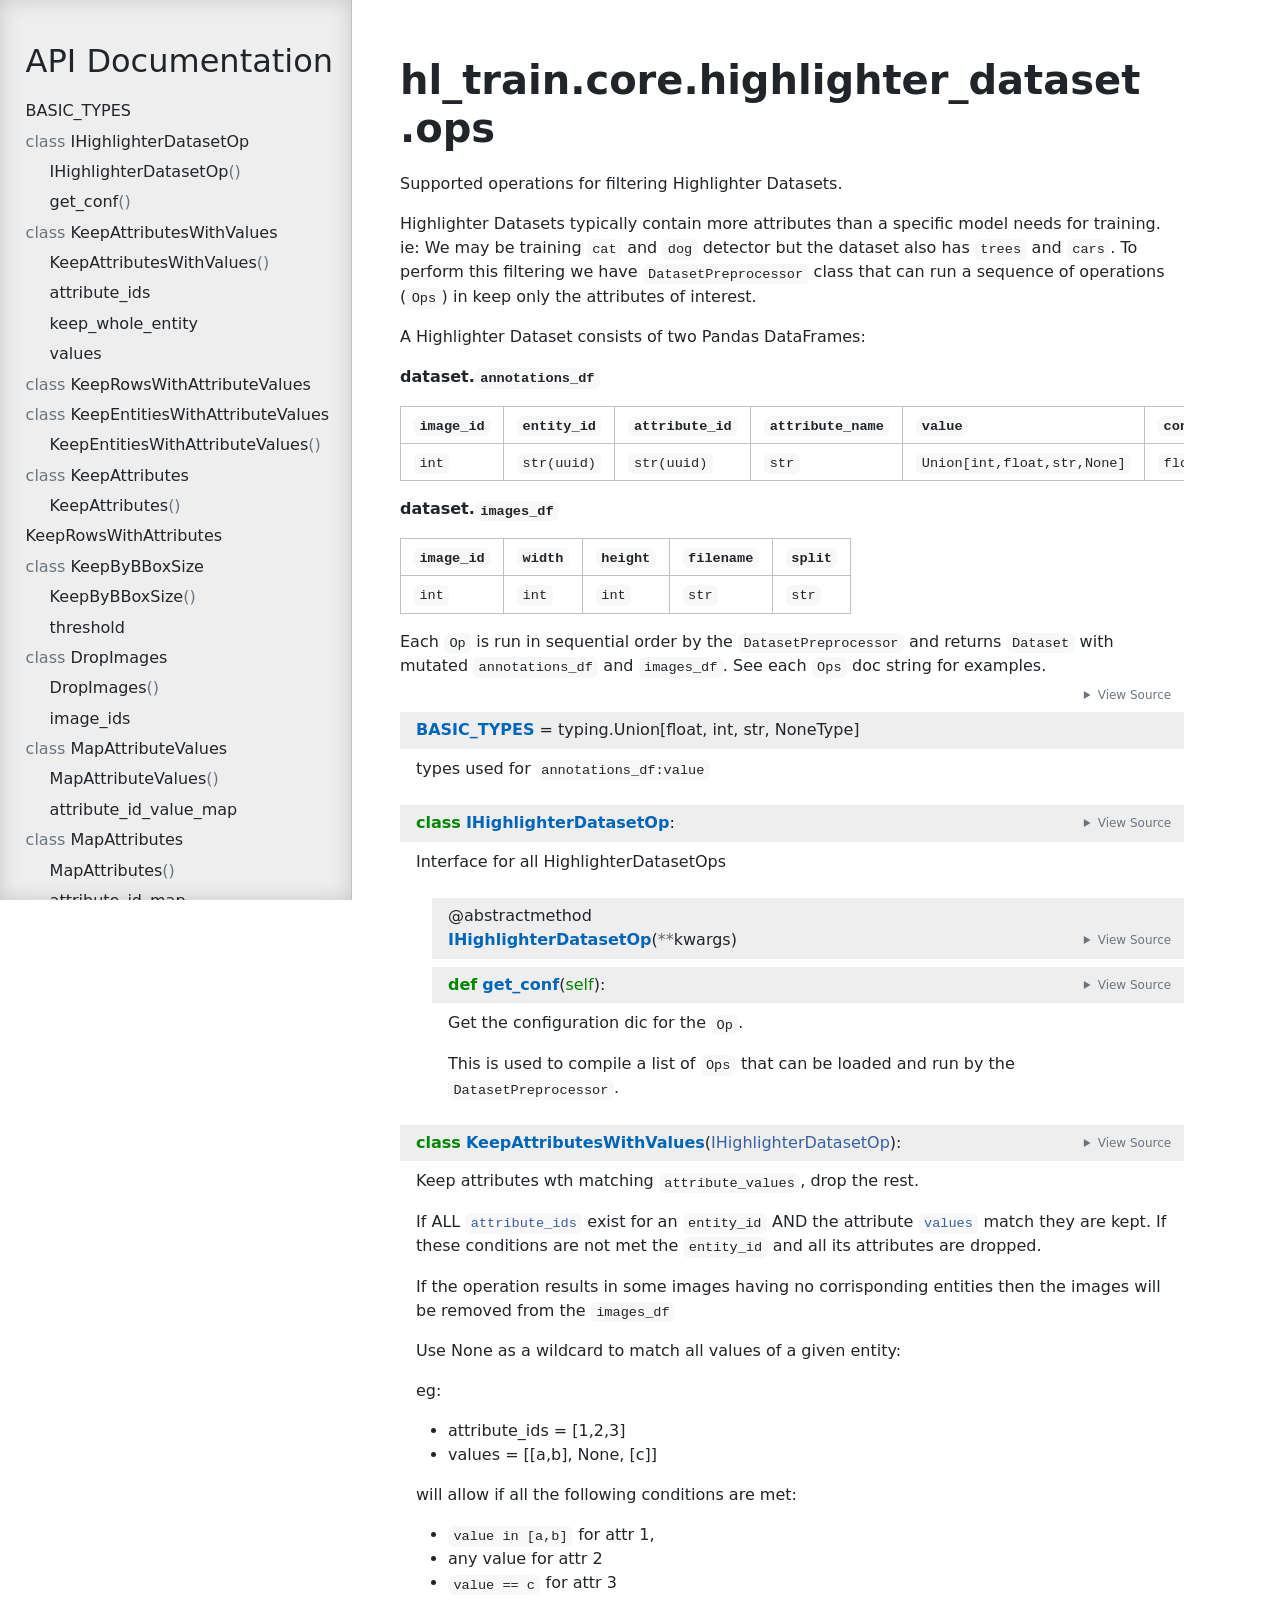
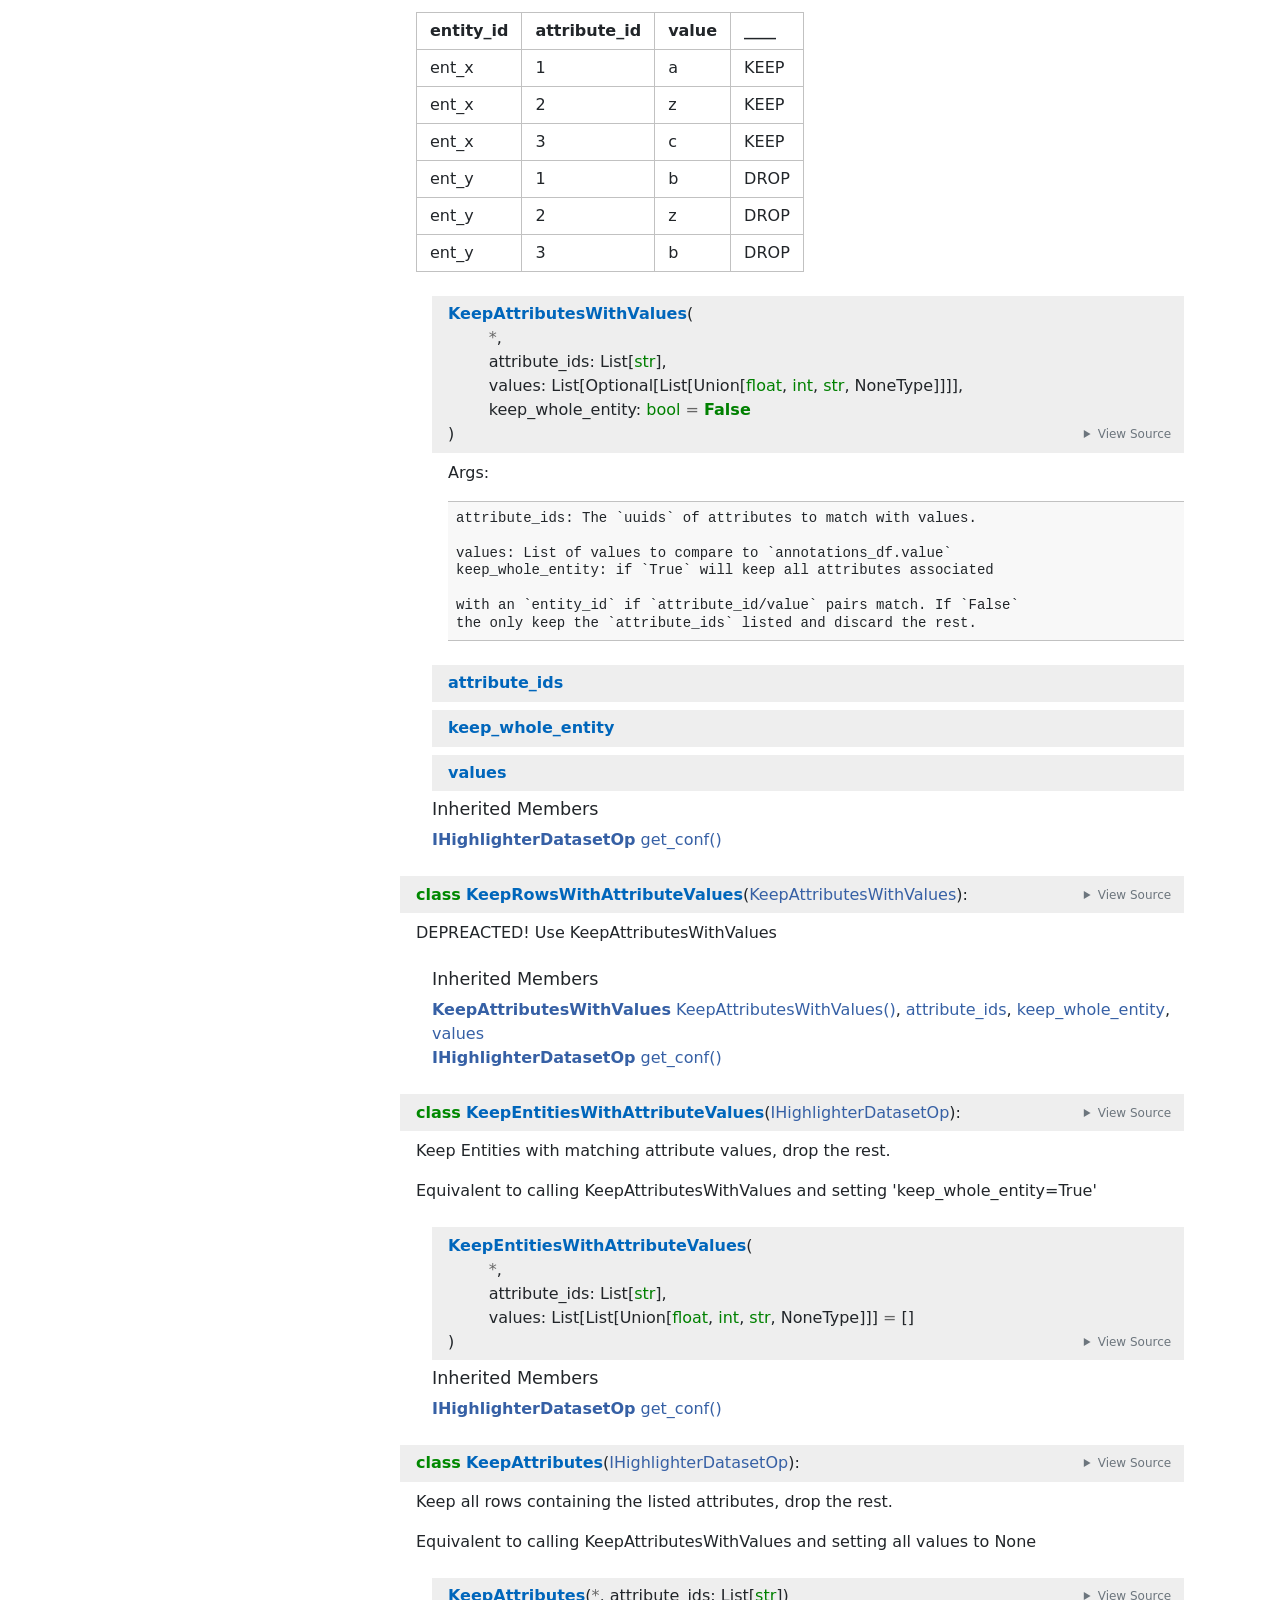
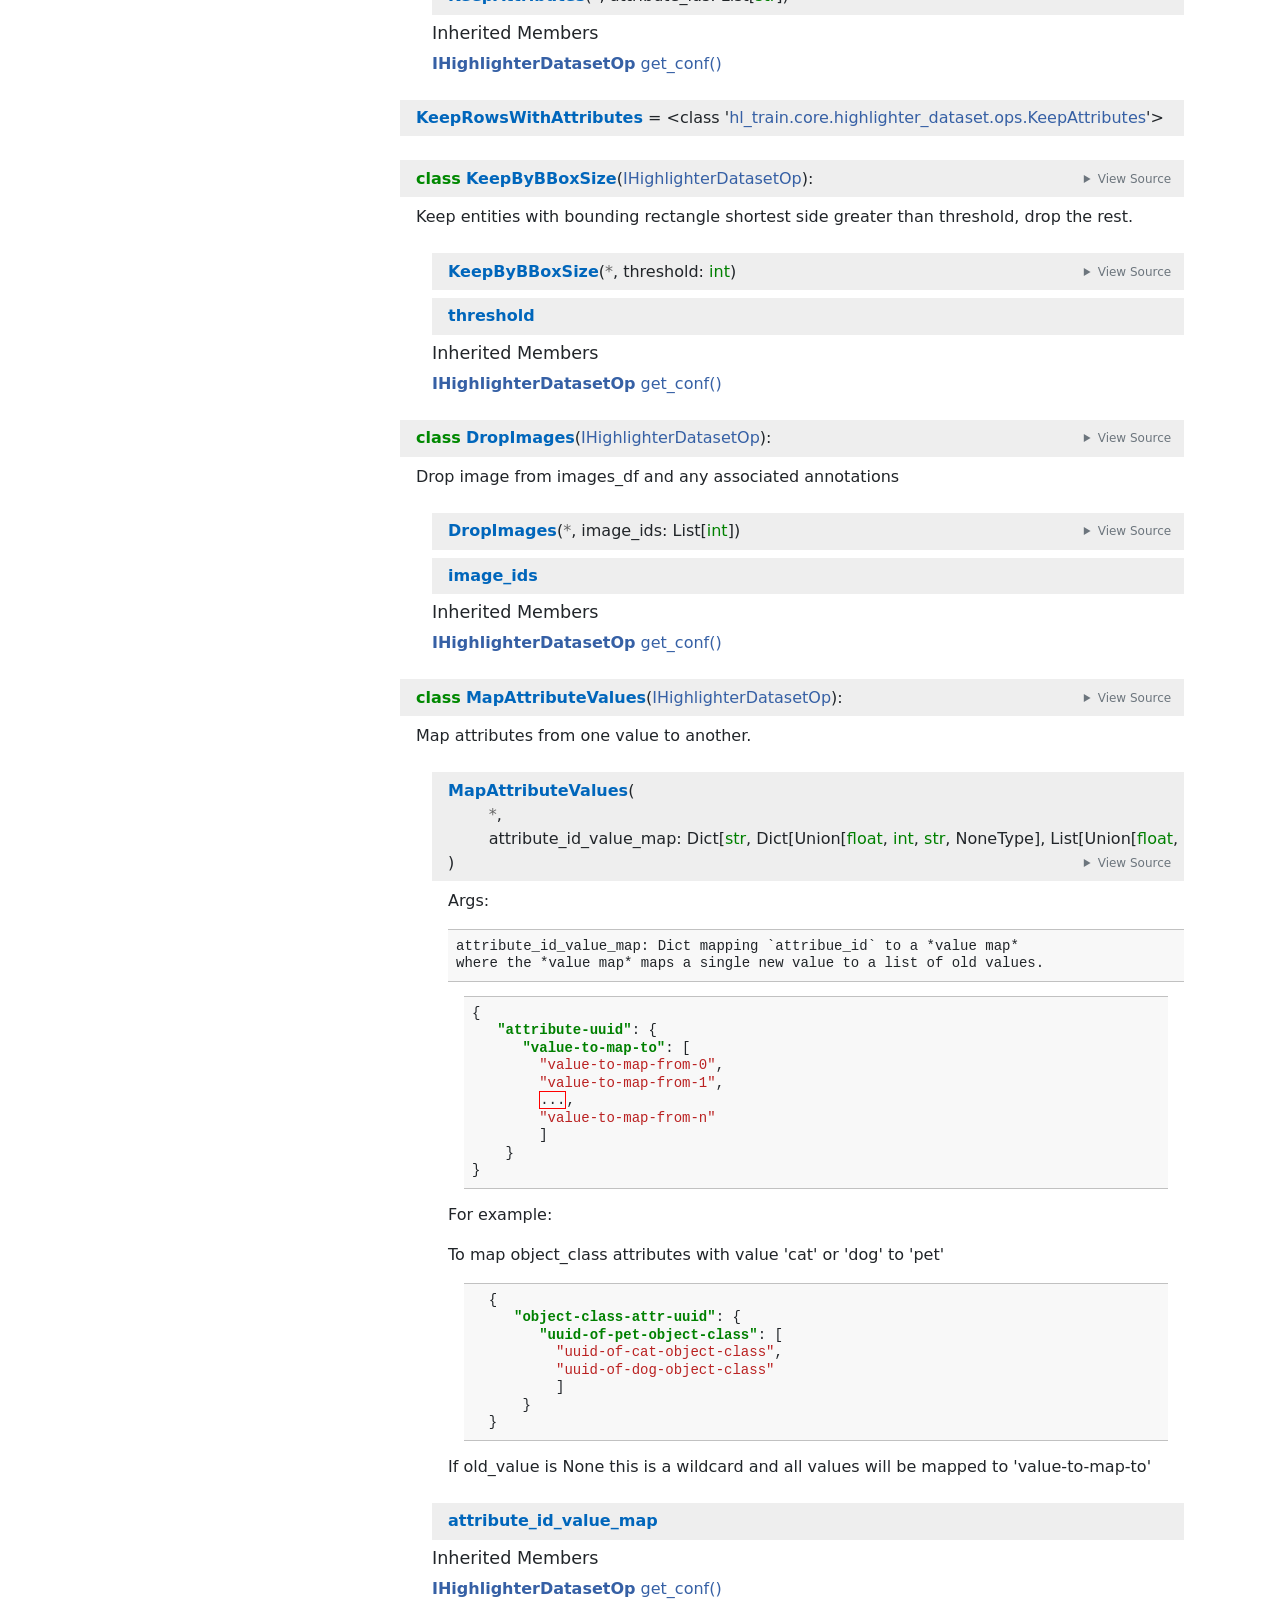
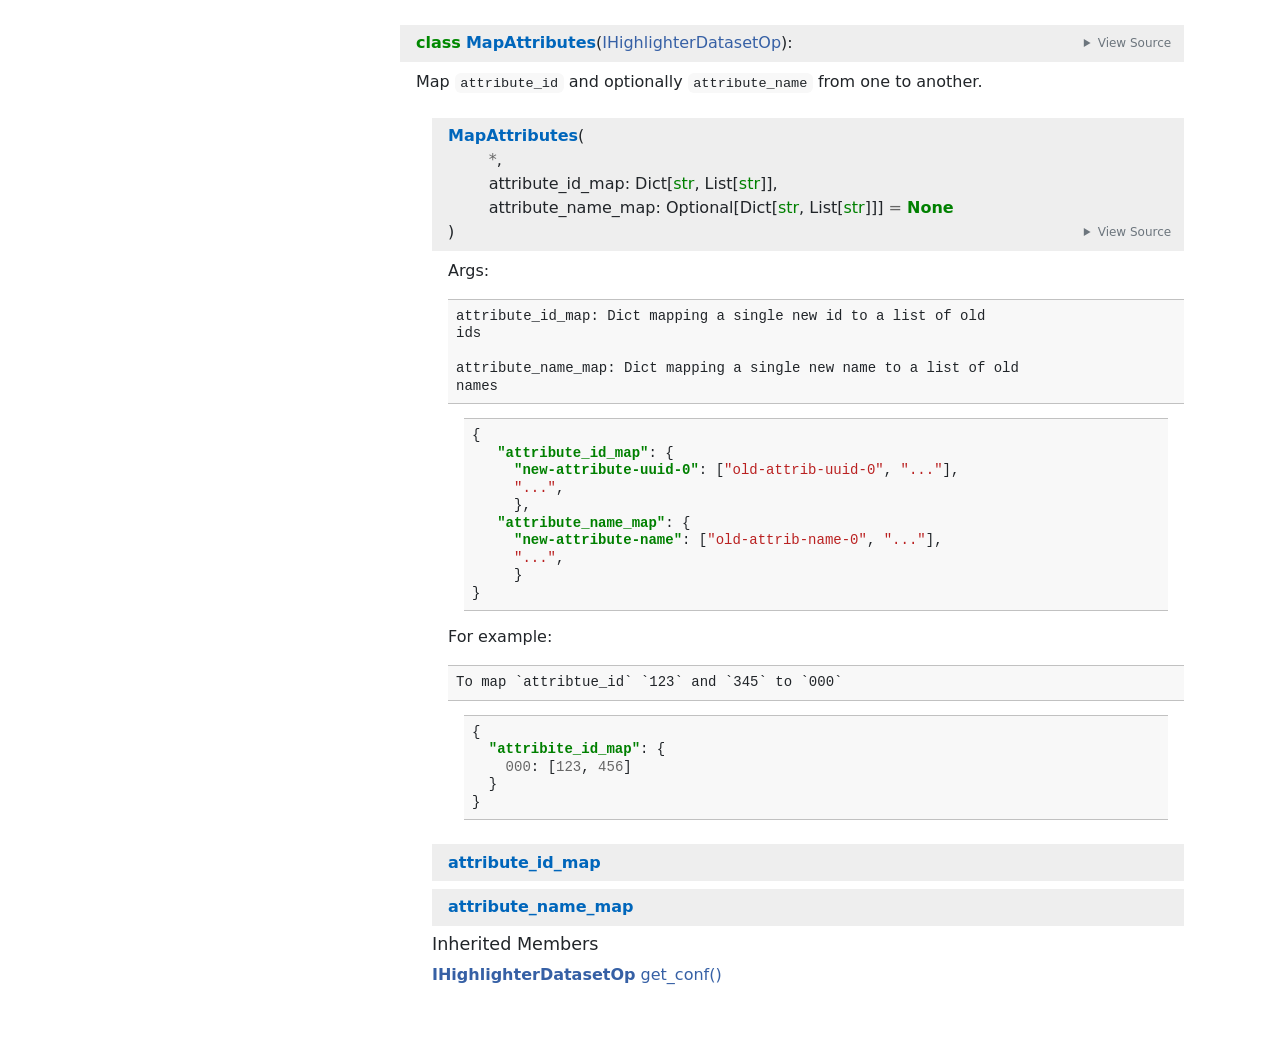
<file: content/docs/reference/hl_train/highlighter_dataset_preprocessor_ops/hl_train/core/highlighter_dataset/ops.html>
<!doctype html>
<html lang="en">
<head>
    <meta charset="utf-8">
    <meta name="viewport" content="width=device-width, initial-scale=1">
    <meta name="generator" content="pdoc 14.0.0"/>
    <title>hl_train.core.highlighter_dataset.ops API documentation</title>

    <style>/*! * Bootstrap Reboot v5.0.0 (https://getbootstrap.com/) * Copyright 2011-2021 The Bootstrap Authors * Copyright 2011-2021 Twitter, Inc. * Licensed under MIT (https://github.com/twbs/bootstrap/blob/main/LICENSE) * Forked from Normalize.css, licensed MIT (https://github.com/necolas/normalize.css/blob/master/LICENSE.md) */*,::after,::before{box-sizing:border-box}@media (prefers-reduced-motion:no-preference){:root{scroll-behavior:smooth}}body{margin:0;font-family:system-ui,-apple-system,"Segoe UI",Roboto,"Helvetica Neue",Arial,"Noto Sans","Liberation Sans",sans-serif,"Apple Color Emoji","Segoe UI Emoji","Segoe UI Symbol","Noto Color Emoji";font-size:1rem;font-weight:400;line-height:1.5;color:#212529;background-color:#fff;-webkit-text-size-adjust:100%;-webkit-tap-highlight-color:transparent}hr{margin:1rem 0;color:inherit;background-color:currentColor;border:0;opacity:.25}hr:not([size]){height:1px}h1,h2,h3,h4,h5,h6{margin-top:0;margin-bottom:.5rem;font-weight:500;line-height:1.2}h1{font-size:calc(1.375rem + 1.5vw)}@media (min-width:1200px){h1{font-size:2.5rem}}h2{font-size:calc(1.325rem + .9vw)}@media (min-width:1200px){h2{font-size:2rem}}h3{font-size:calc(1.3rem + .6vw)}@media (min-width:1200px){h3{font-size:1.75rem}}h4{font-size:calc(1.275rem + .3vw)}@media (min-width:1200px){h4{font-size:1.5rem}}h5{font-size:1.25rem}h6{font-size:1rem}p{margin-top:0;margin-bottom:1rem}abbr[data-bs-original-title],abbr[title]{-webkit-text-decoration:underline dotted;text-decoration:underline dotted;cursor:help;-webkit-text-decoration-skip-ink:none;text-decoration-skip-ink:none}address{margin-bottom:1rem;font-style:normal;line-height:inherit}ol,ul{padding-left:2rem}dl,ol,ul{margin-top:0;margin-bottom:1rem}ol ol,ol ul,ul ol,ul ul{margin-bottom:0}dt{font-weight:700}dd{margin-bottom:.5rem;margin-left:0}blockquote{margin:0 0 1rem}b,strong{font-weight:bolder}small{font-size:.875em}mark{padding:.2em;background-color:#fcf8e3}sub,sup{position:relative;font-size:.75em;line-height:0;vertical-align:baseline}sub{bottom:-.25em}sup{top:-.5em}a{color:#0d6efd;text-decoration:underline}a:hover{color:#0a58ca}a:not([href]):not([class]),a:not([href]):not([class]):hover{color:inherit;text-decoration:none}code,kbd,pre,samp{font-family:SFMono-Regular,Menlo,Monaco,Consolas,"Liberation Mono","Courier New",monospace;font-size:1em;direction:ltr;unicode-bidi:bidi-override}pre{display:block;margin-top:0;margin-bottom:1rem;overflow:auto;font-size:.875em}pre code{font-size:inherit;color:inherit;word-break:normal}code{font-size:.875em;color:#d63384;word-wrap:break-word}a>code{color:inherit}kbd{padding:.2rem .4rem;font-size:.875em;color:#fff;background-color:#212529;border-radius:.2rem}kbd kbd{padding:0;font-size:1em;font-weight:700}figure{margin:0 0 1rem}img,svg{vertical-align:middle}table{caption-side:bottom;border-collapse:collapse}caption{padding-top:.5rem;padding-bottom:.5rem;color:#6c757d;text-align:left}th{text-align:inherit;text-align:-webkit-match-parent}tbody,td,tfoot,th,thead,tr{border-color:inherit;border-style:solid;border-width:0}label{display:inline-block}button{border-radius:0}button:focus:not(:focus-visible){outline:0}button,input,optgroup,select,textarea{margin:0;font-family:inherit;font-size:inherit;line-height:inherit}button,select{text-transform:none}[role=button]{cursor:pointer}select{word-wrap:normal}select:disabled{opacity:1}[list]::-webkit-calendar-picker-indicator{display:none}[type=button],[type=reset],[type=submit],button{-webkit-appearance:button}[type=button]:not(:disabled),[type=reset]:not(:disabled),[type=submit]:not(:disabled),button:not(:disabled){cursor:pointer}::-moz-focus-inner{padding:0;border-style:none}textarea{resize:vertical}fieldset{min-width:0;padding:0;margin:0;border:0}legend{float:left;width:100%;padding:0;margin-bottom:.5rem;font-size:calc(1.275rem + .3vw);line-height:inherit}@media (min-width:1200px){legend{font-size:1.5rem}}legend+*{clear:left}::-webkit-datetime-edit-day-field,::-webkit-datetime-edit-fields-wrapper,::-webkit-datetime-edit-hour-field,::-webkit-datetime-edit-minute,::-webkit-datetime-edit-month-field,::-webkit-datetime-edit-text,::-webkit-datetime-edit-year-field{padding:0}::-webkit-inner-spin-button{height:auto}[type=search]{outline-offset:-2px;-webkit-appearance:textfield}::-webkit-search-decoration{-webkit-appearance:none}::-webkit-color-swatch-wrapper{padding:0}::file-selector-button{font:inherit}::-webkit-file-upload-button{font:inherit;-webkit-appearance:button}output{display:inline-block}iframe{border:0}summary{display:list-item;cursor:pointer}progress{vertical-align:baseline}[hidden]{display:none!important}</style>
    <style>/*! syntax-highlighting.css */pre{line-height:125%;}span.linenos{color:inherit; background-color:transparent; padding-left:5px; padding-right:20px;}.pdoc-code .hll{background-color:#ffffcc}.pdoc-code{background:#f8f8f8;}.pdoc-code .c{color:#3D7B7B; font-style:italic}.pdoc-code .err{border:1px solid #FF0000}.pdoc-code .k{color:#008000; font-weight:bold}.pdoc-code .o{color:#666666}.pdoc-code .ch{color:#3D7B7B; font-style:italic}.pdoc-code .cm{color:#3D7B7B; font-style:italic}.pdoc-code .cp{color:#9C6500}.pdoc-code .cpf{color:#3D7B7B; font-style:italic}.pdoc-code .c1{color:#3D7B7B; font-style:italic}.pdoc-code .cs{color:#3D7B7B; font-style:italic}.pdoc-code .gd{color:#A00000}.pdoc-code .ge{font-style:italic}.pdoc-code .gr{color:#E40000}.pdoc-code .gh{color:#000080; font-weight:bold}.pdoc-code .gi{color:#008400}.pdoc-code .go{color:#717171}.pdoc-code .gp{color:#000080; font-weight:bold}.pdoc-code .gs{font-weight:bold}.pdoc-code .gu{color:#800080; font-weight:bold}.pdoc-code .gt{color:#0044DD}.pdoc-code .kc{color:#008000; font-weight:bold}.pdoc-code .kd{color:#008000; font-weight:bold}.pdoc-code .kn{color:#008000; font-weight:bold}.pdoc-code .kp{color:#008000}.pdoc-code .kr{color:#008000; font-weight:bold}.pdoc-code .kt{color:#B00040}.pdoc-code .m{color:#666666}.pdoc-code .s{color:#BA2121}.pdoc-code .na{color:#687822}.pdoc-code .nb{color:#008000}.pdoc-code .nc{color:#0000FF; font-weight:bold}.pdoc-code .no{color:#880000}.pdoc-code .nd{color:#AA22FF}.pdoc-code .ni{color:#717171; font-weight:bold}.pdoc-code .ne{color:#CB3F38; font-weight:bold}.pdoc-code .nf{color:#0000FF}.pdoc-code .nl{color:#767600}.pdoc-code .nn{color:#0000FF; font-weight:bold}.pdoc-code .nt{color:#008000; font-weight:bold}.pdoc-code .nv{color:#19177C}.pdoc-code .ow{color:#AA22FF; font-weight:bold}.pdoc-code .w{color:#bbbbbb}.pdoc-code .mb{color:#666666}.pdoc-code .mf{color:#666666}.pdoc-code .mh{color:#666666}.pdoc-code .mi{color:#666666}.pdoc-code .mo{color:#666666}.pdoc-code .sa{color:#BA2121}.pdoc-code .sb{color:#BA2121}.pdoc-code .sc{color:#BA2121}.pdoc-code .dl{color:#BA2121}.pdoc-code .sd{color:#BA2121; font-style:italic}.pdoc-code .s2{color:#BA2121}.pdoc-code .se{color:#AA5D1F; font-weight:bold}.pdoc-code .sh{color:#BA2121}.pdoc-code .si{color:#A45A77; font-weight:bold}.pdoc-code .sx{color:#008000}.pdoc-code .sr{color:#A45A77}.pdoc-code .s1{color:#BA2121}.pdoc-code .ss{color:#19177C}.pdoc-code .bp{color:#008000}.pdoc-code .fm{color:#0000FF}.pdoc-code .vc{color:#19177C}.pdoc-code .vg{color:#19177C}.pdoc-code .vi{color:#19177C}.pdoc-code .vm{color:#19177C}.pdoc-code .il{color:#666666}</style>
    <style>/*! theme.css */:root{--pdoc-background:#fff;}.pdoc{--text:#212529;--muted:#6c757d;--link:#3660a5;--link-hover:#1659c5;--code:#f8f8f8;--active:#fff598;--accent:#eee;--accent2:#c1c1c1;--nav-hover:rgba(255, 255, 255, 0.5);--name:#0066BB;--def:#008800;--annotation:#007020;}</style>
    <style>/*! layout.css */html, body{width:100%;height:100%;}html, main{scroll-behavior:smooth;}body{background-color:var(--pdoc-background);}@media (max-width:769px){#navtoggle{cursor:pointer;position:absolute;width:50px;height:40px;top:1rem;right:1rem;border-color:var(--text);color:var(--text);display:flex;opacity:0.8;z-index:999;}#navtoggle:hover{opacity:1;}#togglestate + div{display:none;}#togglestate:checked + div{display:inherit;}main, header{padding:2rem 3vw;}header + main{margin-top:-3rem;}.git-button{display:none !important;}nav input[type="search"]{max-width:77%;}nav input[type="search"]:first-child{margin-top:-6px;}nav input[type="search"]:valid ~ *{display:none !important;}}@media (min-width:770px){:root{--sidebar-width:clamp(12.5rem, 28vw, 22rem);}nav{position:fixed;overflow:auto;height:100vh;width:var(--sidebar-width);}main, header{padding:3rem 2rem 3rem calc(var(--sidebar-width) + 3rem);width:calc(54rem + var(--sidebar-width));max-width:100%;}header + main{margin-top:-4rem;}#navtoggle{display:none;}}#togglestate{position:absolute;height:0;opacity:0;}nav.pdoc{--pad:clamp(0.5rem, 2vw, 1.75rem);--indent:1.5rem;background-color:var(--accent);border-right:1px solid var(--accent2);box-shadow:0 0 20px rgba(50, 50, 50, .2) inset;padding:0 0 0 var(--pad);overflow-wrap:anywhere;scrollbar-width:thin; scrollbar-color:var(--accent2) transparent }nav.pdoc::-webkit-scrollbar{width:.4rem; }nav.pdoc::-webkit-scrollbar-thumb{background-color:var(--accent2); }nav.pdoc > div{padding:var(--pad) 0;}nav.pdoc .module-list-button{display:inline-flex;align-items:center;color:var(--text);border-color:var(--muted);margin-bottom:1rem;}nav.pdoc .module-list-button:hover{border-color:var(--text);}nav.pdoc input[type=search]{display:block;outline-offset:0;width:calc(100% - var(--pad));}nav.pdoc .logo{max-width:calc(100% - var(--pad));max-height:35vh;display:block;margin:0 auto 1rem;transform:translate(calc(-.5 * var(--pad)), 0);}nav.pdoc ul{list-style:none;padding-left:0;}nav.pdoc > div > ul{margin-left:calc(0px - var(--pad));}nav.pdoc li a{padding:.2rem 0 .2rem calc(var(--pad) + var(--indent));}nav.pdoc > div > ul > li > a{padding-left:var(--pad);}nav.pdoc li{transition:all 100ms;}nav.pdoc li:hover{background-color:var(--nav-hover);}nav.pdoc a, nav.pdoc a:hover{color:var(--text);}nav.pdoc a{display:block;}nav.pdoc > h2:first-of-type{margin-top:1.5rem;}nav.pdoc .class:before{content:"class ";color:var(--muted);}nav.pdoc .function:after{content:"()";color:var(--muted);}nav.pdoc footer:before{content:"";display:block;width:calc(100% - var(--pad));border-top:solid var(--accent2) 1px;margin-top:1.5rem;padding-top:.5rem;}nav.pdoc footer{font-size:small;}</style>
    <style>/*! content.css */.pdoc{color:var(--text);box-sizing:border-box;line-height:1.5;background:none;}.pdoc .pdoc-button{cursor:pointer;display:inline-block;border:solid black 1px;border-radius:2px;font-size:.75rem;padding:calc(0.5em - 1px) 1em;transition:100ms all;}.pdoc .pdoc-alert{padding:1rem 1rem 1rem calc(1.5rem + 24px);border:1px solid transparent;border-radius:.25rem;background-repeat:no-repeat;background-position:1rem center;margin-bottom:1rem;}.pdoc .pdoc-alert > *:last-child{margin-bottom:0;}.pdoc .pdoc-alert-note {color:#084298;background-color:#cfe2ff;border-color:#b6d4fe;background-image:url("data:image/svg+xml,%3Csvg%20xmlns%3D%22http%3A//www.w3.org/2000/svg%22%20width%3D%2224%22%20height%3D%2224%22%20fill%3D%22%23084298%22%20viewBox%3D%220%200%2016%2016%22%3E%3Cpath%20d%3D%22M8%2016A8%208%200%201%200%208%200a8%208%200%200%200%200%2016zm.93-9.412-1%204.705c-.07.34.029.533.304.533.194%200%20.487-.07.686-.246l-.088.416c-.287.346-.92.598-1.465.598-.703%200-1.002-.422-.808-1.319l.738-3.468c.064-.293.006-.399-.287-.47l-.451-.081.082-.381%202.29-.287zM8%205.5a1%201%200%201%201%200-2%201%201%200%200%201%200%202z%22/%3E%3C/svg%3E");}.pdoc .pdoc-alert-warning{color:#664d03;background-color:#fff3cd;border-color:#ffecb5;background-image:url("data:image/svg+xml,%3Csvg%20xmlns%3D%22http%3A//www.w3.org/2000/svg%22%20width%3D%2224%22%20height%3D%2224%22%20fill%3D%22%23664d03%22%20viewBox%3D%220%200%2016%2016%22%3E%3Cpath%20d%3D%22M8.982%201.566a1.13%201.13%200%200%200-1.96%200L.165%2013.233c-.457.778.091%201.767.98%201.767h13.713c.889%200%201.438-.99.98-1.767L8.982%201.566zM8%205c.535%200%20.954.462.9.995l-.35%203.507a.552.552%200%200%201-1.1%200L7.1%205.995A.905.905%200%200%201%208%205zm.002%206a1%201%200%201%201%200%202%201%201%200%200%201%200-2z%22/%3E%3C/svg%3E");}.pdoc .pdoc-alert-danger{color:#842029;background-color:#f8d7da;border-color:#f5c2c7;background-image:url("data:image/svg+xml,%3Csvg%20xmlns%3D%22http%3A//www.w3.org/2000/svg%22%20width%3D%2224%22%20height%3D%2224%22%20fill%3D%22%23842029%22%20viewBox%3D%220%200%2016%2016%22%3E%3Cpath%20d%3D%22M5.52.359A.5.5%200%200%201%206%200h4a.5.5%200%200%201%20.474.658L8.694%206H12.5a.5.5%200%200%201%20.395.807l-7%209a.5.5%200%200%201-.873-.454L6.823%209.5H3.5a.5.5%200%200%201-.48-.641l2.5-8.5z%22/%3E%3C/svg%3E");}.pdoc .visually-hidden{position:absolute !important;width:1px !important;height:1px !important;padding:0 !important;margin:-1px !important;overflow:hidden !important;clip:rect(0, 0, 0, 0) !important;white-space:nowrap !important;border:0 !important;}.pdoc h1, .pdoc h2, .pdoc h3{font-weight:300;margin:.3em 0;padding:.2em 0;}.pdoc > section:not(.module-info) h1{font-size:1.5rem;font-weight:500;}.pdoc > section:not(.module-info) h2{font-size:1.4rem;font-weight:500;}.pdoc > section:not(.module-info) h3{font-size:1.3rem;font-weight:500;}.pdoc > section:not(.module-info) h4{font-size:1.2rem;}.pdoc > section:not(.module-info) h5{font-size:1.1rem;}.pdoc a{text-decoration:none;color:var(--link);}.pdoc a:hover{color:var(--link-hover);}.pdoc blockquote{margin-left:2rem;}.pdoc pre{border-top:1px solid var(--accent2);border-bottom:1px solid var(--accent2);margin-top:0;margin-bottom:1em;padding:.5rem 0 .5rem .5rem;overflow-x:auto;background-color:var(--code);}.pdoc code{color:var(--text);padding:.2em .4em;margin:0;font-size:85%;background-color:var(--code);border-radius:6px;}.pdoc a > code{color:inherit;}.pdoc pre > code{display:inline-block;font-size:inherit;background:none;border:none;padding:0;}.pdoc > section:not(.module-info){margin-bottom:1.5rem;}.pdoc .modulename{margin-top:0;font-weight:bold;}.pdoc .modulename a{color:var(--link);transition:100ms all;}.pdoc .git-button{float:right;border:solid var(--link) 1px;}.pdoc .git-button:hover{background-color:var(--link);color:var(--pdoc-background);}.view-source-toggle-state,.view-source-toggle-state ~ .pdoc-code{display:none;}.view-source-toggle-state:checked ~ .pdoc-code{display:block;}.view-source-button{display:inline-block;float:right;font-size:.75rem;line-height:1.5rem;color:var(--muted);padding:0 .4rem 0 1.3rem;cursor:pointer;text-indent:-2px;}.view-source-button > span{visibility:hidden;}.module-info .view-source-button{float:none;display:flex;justify-content:flex-end;margin:-1.2rem .4rem -.2rem 0;}.view-source-button::before{position:absolute;content:"View Source";display:list-item;list-style-type:disclosure-closed;}.view-source-toggle-state:checked ~ .attr .view-source-button::before,.view-source-toggle-state:checked ~ .view-source-button::before{list-style-type:disclosure-open;}.pdoc .docstring{margin-bottom:1.5rem;}.pdoc section:not(.module-info) .docstring{margin-left:clamp(0rem, 5vw - 2rem, 1rem);}.pdoc .docstring .pdoc-code{margin-left:1em;margin-right:1em;}.pdoc h1:target,.pdoc h2:target,.pdoc h3:target,.pdoc h4:target,.pdoc h5:target,.pdoc h6:target,.pdoc .pdoc-code > pre > span:target{background-color:var(--active);box-shadow:-1rem 0 0 0 var(--active);}.pdoc .pdoc-code > pre > span:target{display:block;}.pdoc div:target > .attr,.pdoc section:target > .attr,.pdoc dd:target > a{background-color:var(--active);}.pdoc *{scroll-margin:2rem;}.pdoc .pdoc-code .linenos{user-select:none;}.pdoc .attr:hover{filter:contrast(0.95);}.pdoc section, .pdoc .classattr{position:relative;}.pdoc .headerlink{--width:clamp(1rem, 3vw, 2rem);position:absolute;top:0;left:calc(0rem - var(--width));transition:all 100ms ease-in-out;opacity:0;}.pdoc .headerlink::before{content:"#";display:block;text-align:center;width:var(--width);height:2.3rem;line-height:2.3rem;font-size:1.5rem;}.pdoc .attr:hover ~ .headerlink,.pdoc *:target > .headerlink,.pdoc .headerlink:hover{opacity:1;}.pdoc .attr{display:block;margin:.5rem 0 .5rem;padding:.4rem .4rem .4rem 1rem;background-color:var(--accent);overflow-x:auto;}.pdoc .classattr{margin-left:2rem;}.pdoc .name{color:var(--name);font-weight:bold;}.pdoc .def{color:var(--def);font-weight:bold;}.pdoc .signature{background-color:transparent;}.pdoc .param, .pdoc .return-annotation{white-space:pre;}.pdoc .signature.multiline .param{display:block;}.pdoc .signature.condensed .param{display:inline-block;}.pdoc .annotation{color:var(--annotation);}.pdoc .view-value-toggle-state,.pdoc .view-value-toggle-state ~ .default_value{display:none;}.pdoc .view-value-toggle-state:checked ~ .default_value{display:inherit;}.pdoc .view-value-button{font-size:.5rem;vertical-align:middle;border-style:dashed;margin-top:-0.1rem;}.pdoc .view-value-button:hover{background:white;}.pdoc .view-value-button::before{content:"show";text-align:center;width:2.2em;display:inline-block;}.pdoc .view-value-toggle-state:checked ~ .view-value-button::before{content:"hide";}.pdoc .inherited{margin-left:2rem;}.pdoc .inherited dt{font-weight:700;}.pdoc .inherited dt, .pdoc .inherited dd{display:inline;margin-left:0;margin-bottom:.5rem;}.pdoc .inherited dd:not(:last-child):after{content:", ";}.pdoc .inherited .class:before{content:"class ";}.pdoc .inherited .function a:after{content:"()";}.pdoc .search-result .docstring{overflow:auto;max-height:25vh;}.pdoc .search-result.focused > .attr{background-color:var(--active);}.pdoc .attribution{margin-top:2rem;display:block;opacity:0.5;transition:all 200ms;filter:grayscale(100%);}.pdoc .attribution:hover{opacity:1;filter:grayscale(0%);}.pdoc .attribution img{margin-left:5px;height:35px;vertical-align:middle;width:70px;transition:all 200ms;}.pdoc table{display:block;width:max-content;max-width:100%;overflow:auto;margin-bottom:1rem;}.pdoc table th{font-weight:600;}.pdoc table th, .pdoc table td{padding:6px 13px;border:1px solid var(--accent2);}</style>
    <style>/*! custom.css */</style></head>
<body>
    <nav class="pdoc">
        <label id="navtoggle" for="togglestate" class="pdoc-button"><svg xmlns='http://www.w3.org/2000/svg' viewBox='0 0 30 30'><path stroke-linecap='round' stroke="currentColor" stroke-miterlimit='10' stroke-width='2' d='M4 7h22M4 15h22M4 23h22'/></svg></label>
        <input id="togglestate" type="checkbox" aria-hidden="true" tabindex="-1">
        <div>




            <h2>API Documentation</h2>
                <ul class="memberlist">
            <li>
                    <a class="variable" href="#BASIC_TYPES">BASIC_TYPES</a>
            </li>
            <li>
                    <a class="class" href="#IHighlighterDatasetOp">IHighlighterDatasetOp</a>
                            <ul class="memberlist">
                        <li>
                                <a class="function" href="#IHighlighterDatasetOp.__init__">IHighlighterDatasetOp</a>
                        </li>
                        <li>
                                <a class="function" href="#IHighlighterDatasetOp.get_conf">get_conf</a>
                        </li>
                </ul>

            </li>
            <li>
                    <a class="class" href="#KeepAttributesWithValues">KeepAttributesWithValues</a>
                            <ul class="memberlist">
                        <li>
                                <a class="function" href="#KeepAttributesWithValues.__init__">KeepAttributesWithValues</a>
                        </li>
                        <li>
                                <a class="variable" href="#KeepAttributesWithValues.attribute_ids">attribute_ids</a>
                        </li>
                        <li>
                                <a class="variable" href="#KeepAttributesWithValues.keep_whole_entity">keep_whole_entity</a>
                        </li>
                        <li>
                                <a class="variable" href="#KeepAttributesWithValues.values">values</a>
                        </li>
                </ul>

            </li>
            <li>
                    <a class="class" href="#KeepRowsWithAttributeValues">KeepRowsWithAttributeValues</a>
                            <ul class="memberlist">
                </ul>

            </li>
            <li>
                    <a class="class" href="#KeepEntitiesWithAttributeValues">KeepEntitiesWithAttributeValues</a>
                            <ul class="memberlist">
                        <li>
                                <a class="function" href="#KeepEntitiesWithAttributeValues.__init__">KeepEntitiesWithAttributeValues</a>
                        </li>
                </ul>

            </li>
            <li>
                    <a class="class" href="#KeepAttributes">KeepAttributes</a>
                            <ul class="memberlist">
                        <li>
                                <a class="function" href="#KeepAttributes.__init__">KeepAttributes</a>
                        </li>
                </ul>

            </li>
            <li>
                    <a class="variable" href="#KeepRowsWithAttributes">KeepRowsWithAttributes</a>
            </li>
            <li>
                    <a class="class" href="#KeepByBBoxSize">KeepByBBoxSize</a>
                            <ul class="memberlist">
                        <li>
                                <a class="function" href="#KeepByBBoxSize.__init__">KeepByBBoxSize</a>
                        </li>
                        <li>
                                <a class="variable" href="#KeepByBBoxSize.threshold">threshold</a>
                        </li>
                </ul>

            </li>
            <li>
                    <a class="class" href="#DropImages">DropImages</a>
                            <ul class="memberlist">
                        <li>
                                <a class="function" href="#DropImages.__init__">DropImages</a>
                        </li>
                        <li>
                                <a class="variable" href="#DropImages.image_ids">image_ids</a>
                        </li>
                </ul>

            </li>
            <li>
                    <a class="class" href="#MapAttributeValues">MapAttributeValues</a>
                            <ul class="memberlist">
                        <li>
                                <a class="function" href="#MapAttributeValues.__init__">MapAttributeValues</a>
                        </li>
                        <li>
                                <a class="variable" href="#MapAttributeValues.attribute_id_value_map">attribute_id_value_map</a>
                        </li>
                </ul>

            </li>
            <li>
                    <a class="class" href="#MapAttributes">MapAttributes</a>
                            <ul class="memberlist">
                        <li>
                                <a class="function" href="#MapAttributes.__init__">MapAttributes</a>
                        </li>
                        <li>
                                <a class="variable" href="#MapAttributes.attribute_id_map">attribute_id_map</a>
                        </li>
                        <li>
                                <a class="variable" href="#MapAttributes.attribute_name_map">attribute_name_map</a>
                        </li>
                </ul>

            </li>
    </ul>



        <a class="attribution" title="pdoc: Python API documentation generator" href="https://pdoc.dev" target="_blank">
            built with <span class="visually-hidden">pdoc</span><img
                alt="pdoc logo"
                src="data:image/svg+xml,%3Csvg%20xmlns%3D%22http%3A//www.w3.org/2000/svg%22%20role%3D%22img%22%20aria-label%3D%22pdoc%20logo%22%20width%3D%22300%22%20height%3D%22150%22%20viewBox%3D%22-1%200%2060%2030%22%3E%3Ctitle%3Epdoc%3C/title%3E%3Cpath%20d%3D%22M29.621%2021.293c-.011-.273-.214-.475-.511-.481a.5.5%200%200%200-.489.503l-.044%201.393c-.097.551-.695%201.215-1.566%201.704-.577.428-1.306.486-2.193.182-1.426-.617-2.467-1.654-3.304-2.487l-.173-.172a3.43%203.43%200%200%200-.365-.306.49.49%200%200%200-.286-.196c-1.718-1.06-4.931-1.47-7.353.191l-.219.15c-1.707%201.187-3.413%202.131-4.328%201.03-.02-.027-.49-.685-.141-1.763.233-.721.546-2.408.772-4.076.042-.09.067-.187.046-.288.166-1.347.277-2.625.241-3.351%201.378-1.008%202.271-2.586%202.271-4.362%200-.976-.272-1.935-.788-2.774-.057-.094-.122-.18-.184-.268.033-.167.052-.339.052-.516%200-1.477-1.202-2.679-2.679-2.679-.791%200-1.496.352-1.987.9a6.3%206.3%200%200%200-1.001.029c-.492-.564-1.207-.929-2.012-.929-1.477%200-2.679%201.202-2.679%202.679A2.65%202.65%200%200%200%20.97%206.554c-.383.747-.595%201.572-.595%202.41%200%202.311%201.507%204.29%203.635%205.107-.037.699-.147%202.27-.423%203.294l-.137.461c-.622%202.042-2.515%208.257%201.727%2010.643%201.614.908%203.06%201.248%204.317%201.248%202.665%200%204.492-1.524%205.322-2.401%201.476-1.559%202.886-1.854%206.491.82%201.877%201.393%203.514%201.753%204.861%201.068%202.223-1.713%202.811-3.867%203.399-6.374.077-.846.056-1.469.054-1.537zm-4.835%204.313c-.054.305-.156.586-.242.629-.034-.007-.131-.022-.307-.157-.145-.111-.314-.478-.456-.908.221.121.432.25.675.355.115.039.219.051.33.081zm-2.251-1.238c-.05.33-.158.648-.252.694-.022.001-.125-.018-.307-.157-.217-.166-.488-.906-.639-1.573.358.344.754.693%201.198%201.036zm-3.887-2.337c-.006-.116-.018-.231-.041-.342.635.145%201.189.368%201.599.625.097.231.166.481.174.642-.03.049-.055.101-.067.158-.046.013-.128.026-.298.004-.278-.037-.901-.57-1.367-1.087zm-1.127-.497c.116.306.176.625.12.71-.019.014-.117.045-.345.016-.206-.027-.604-.332-.986-.695.41-.051.816-.056%201.211-.031zm-4.535%201.535c.209.22.379.47.358.598-.006.041-.088.138-.351.234-.144.055-.539-.063-.979-.259a11.66%2011.66%200%200%200%20.972-.573zm.983-.664c.359-.237.738-.418%201.126-.554.25.237.479.548.457.694-.006.042-.087.138-.351.235-.174.064-.694-.105-1.232-.375zm-3.381%201.794c-.022.145-.061.29-.149.401-.133.166-.358.248-.69.251h-.002c-.133%200-.306-.26-.45-.621.417.091.854.07%201.291-.031zm-2.066-8.077a4.78%204.78%200%200%201-.775-.584c.172-.115.505-.254.88-.378l-.105.962zm-.331%202.302a10.32%2010.32%200%200%201-.828-.502c.202-.143.576-.328.984-.49l-.156.992zm-.45%202.157l-.701-.403c.214-.115.536-.249.891-.376a11.57%2011.57%200%200%201-.19.779zm-.181%201.716c.064.398.194.702.298.893-.194-.051-.435-.162-.736-.398.061-.119.224-.3.438-.495zM8.87%204.141c0%20.152-.123.276-.276.276s-.275-.124-.275-.276.123-.276.276-.276.275.124.275.276zm-.735-.389a1.15%201.15%200%200%200-.314.783%201.16%201.16%200%200%200%201.162%201.162c.457%200%20.842-.27%201.032-.653.026.117.042.238.042.362a1.68%201.68%200%200%201-1.679%201.679%201.68%201.68%200%200%201-1.679-1.679c0-.843.626-1.535%201.436-1.654zM5.059%205.406A1.68%201.68%200%200%201%203.38%207.085a1.68%201.68%200%200%201-1.679-1.679c0-.037.009-.072.011-.109.21.3.541.508.935.508a1.16%201.16%200%200%200%201.162-1.162%201.14%201.14%200%200%200-.474-.912c.015%200%20.03-.005.045-.005.926.001%201.679.754%201.679%201.68zM3.198%204.141c0%20.152-.123.276-.276.276s-.275-.124-.275-.276.123-.276.276-.276.275.124.275.276zM1.375%208.964c0-.52.103-1.035.288-1.52.466.394%201.06.64%201.717.64%201.144%200%202.116-.725%202.499-1.738.383%201.012%201.355%201.738%202.499%201.738.867%200%201.631-.421%202.121-1.062.307.605.478%201.267.478%201.942%200%202.486-2.153%204.51-4.801%204.51s-4.801-2.023-4.801-4.51zm24.342%2019.349c-.985.498-2.267.168-3.813-.979-3.073-2.281-5.453-3.199-7.813-.705-1.315%201.391-4.163%203.365-8.423.97-3.174-1.786-2.239-6.266-1.261-9.479l.146-.492c.276-1.02.395-2.457.444-3.268a6.11%206.11%200%200%200%201.18.115%206.01%206.01%200%200%200%202.536-.562l-.006.175c-.802.215-1.848.612-2.021%201.25-.079.295.021.601.274.837.219.203.415.364.598.501-.667.304-1.243.698-1.311%201.179-.02.144-.022.507.393.787.213.144.395.26.564.365-1.285.521-1.361.96-1.381%201.126-.018.142-.011.496.427.746l.854.489c-.473.389-.971.914-.999%201.429-.018.278.095.532.316.713.675.556%201.231.721%201.653.721.059%200%20.104-.014.158-.02.207.707.641%201.64%201.513%201.64h.013c.8-.008%201.236-.345%201.462-.626.173-.216.268-.457.325-.692.424.195.93.374%201.372.374.151%200%20.294-.021.423-.068.732-.27.944-.704.993-1.021.009-.061.003-.119.002-.179.266.086.538.147.789.147.15%200%20.294-.021.423-.069.542-.2.797-.489.914-.754.237.147.478.258.704.288.106.014.205.021.296.021.356%200%20.595-.101.767-.229.438.435%201.094.992%201.656%201.067.106.014.205.021.296.021a1.56%201.56%200%200%200%20.323-.035c.17.575.453%201.289.866%201.605.358.273.665.362.914.362a.99.99%200%200%200%20.421-.093%201.03%201.03%200%200%200%20.245-.164c.168.428.39.846.68%201.068.358.273.665.362.913.362a.99.99%200%200%200%20.421-.093c.317-.148.512-.448.639-.762.251.157.495.257.726.257.127%200%20.25-.024.37-.071.427-.17.706-.617.841-1.314.022-.015.047-.022.068-.038.067-.051.133-.104.196-.159-.443%201.486-1.107%202.761-2.086%203.257zM8.66%209.925a.5.5%200%201%200-1%200c0%20.653-.818%201.205-1.787%201.205s-1.787-.552-1.787-1.205a.5.5%200%201%200-1%200c0%201.216%201.25%202.205%202.787%202.205s2.787-.989%202.787-2.205zm4.4%2015.965l-.208.097c-2.661%201.258-4.708%201.436-6.086.527-1.542-1.017-1.88-3.19-1.844-4.198a.4.4%200%200%200-.385-.414c-.242-.029-.406.164-.414.385-.046%201.249.367%203.686%202.202%204.896.708.467%201.547.7%202.51.7%201.248%200%202.706-.392%204.362-1.174l.185-.086a.4.4%200%200%200%20.205-.527c-.089-.204-.326-.291-.527-.206zM9.547%202.292c.093.077.205.114.317.114a.5.5%200%200%200%20.318-.886L8.817.397a.5.5%200%200%200-.703.068.5.5%200%200%200%20.069.703l1.364%201.124zm-7.661-.065c.086%200%20.173-.022.253-.068l1.523-.893a.5.5%200%200%200-.506-.863l-1.523.892a.5.5%200%200%200-.179.685c.094.158.261.247.432.247z%22%20transform%3D%22matrix%28-1%200%200%201%2058%200%29%22%20fill%3D%22%233bb300%22/%3E%3Cpath%20d%3D%22M.3%2021.86V10.18q0-.46.02-.68.04-.22.18-.5.28-.54%201.34-.54%201.06%200%201.42.28.38.26.44.78.76-1.04%202.38-1.04%201.64%200%203.1%201.54%201.46%201.54%201.46%203.58%200%202.04-1.46%203.58-1.44%201.54-3.08%201.54-1.64%200-2.38-.92v4.04q0%20.46-.04.68-.02.22-.18.5-.14.3-.5.42-.36.12-.98.12-.62%200-1-.12-.36-.12-.52-.4-.14-.28-.18-.5-.02-.22-.02-.68zm3.96-9.42q-.46.54-.46%201.18%200%20.64.46%201.18.48.52%201.2.52.74%200%201.24-.52.52-.52.52-1.18%200-.66-.48-1.18-.48-.54-1.26-.54-.76%200-1.22.54zm14.741-8.36q.16-.3.54-.42.38-.12%201-.12.64%200%201.02.12.38.12.52.42.16.3.18.54.04.22.04.68v11.94q0%20.46-.04.7-.02.22-.18.5-.3.54-1.7.54-1.38%200-1.54-.98-.84.96-2.34.96-1.8%200-3.28-1.56-1.48-1.58-1.48-3.66%200-2.1%201.48-3.68%201.5-1.58%203.28-1.58%201.48%200%202.3%201v-4.2q0-.46.02-.68.04-.24.18-.52zm-3.24%2010.86q.52.54%201.26.54.74%200%201.22-.54.5-.54.5-1.18%200-.66-.48-1.22-.46-.56-1.26-.56-.8%200-1.28.56-.48.54-.48%201.2%200%20.66.52%201.2zm7.833-1.2q0-2.4%201.68-3.96%201.68-1.56%203.84-1.56%202.16%200%203.82%201.56%201.66%201.54%201.66%203.94%200%201.66-.86%202.96-.86%201.28-2.1%201.9-1.22.6-2.54.6-1.32%200-2.56-.64-1.24-.66-2.1-1.92-.84-1.28-.84-2.88zm4.18%201.44q.64.48%201.3.48.66%200%201.32-.5.66-.5.66-1.48%200-.98-.62-1.46-.62-.48-1.34-.48-.72%200-1.34.5-.62.5-.62%201.48%200%20.96.64%201.46zm11.412-1.44q0%20.84.56%201.32.56.46%201.18.46.64%200%201.18-.36.56-.38.9-.38.6%200%201.46%201.06.46.58.46%201.04%200%20.76-1.1%201.42-1.14.8-2.8.8-1.86%200-3.58-1.34-.82-.64-1.34-1.7-.52-1.08-.52-2.36%200-1.3.52-2.34.52-1.06%201.34-1.7%201.66-1.32%203.54-1.32.76%200%201.48.22.72.2%201.06.4l.32.2q.36.24.56.38.52.4.52.92%200%20.5-.42%201.14-.72%201.1-1.38%201.1-.38%200-1.08-.44-.36-.34-1.04-.34-.66%200-1.24.48-.58.48-.58%201.34z%22%20fill%3D%22green%22/%3E%3C/svg%3E"/>
        </a>
</div>
    </nav>
    <main class="pdoc">
            <section class="module-info">
                    <h1 class="modulename">
hl_train<wbr>.core<wbr>.highlighter_dataset<wbr>.ops    </h1>

                        <div class="docstring"><p>Supported operations for filtering Highlighter Datasets.</p>

<p>Highlighter Datasets typically contain more attributes than a specific model
needs for training. ie: We may be training <code>cat</code> and <code>dog</code> detector but the
dataset also has <code>trees</code> and <code>cars</code>. To perform this filtering we have
<code>DatasetPreprocessor</code> class that can run a sequence of operations (<code>Ops</code>) in
keep only the attributes of interest.</p>

<p>A Highlighter Dataset consists of two Pandas DataFrames:</p>

<p><strong>dataset.<code>annotations_df</code></strong></p>

<table>
<thead>
<tr>
  <th><code>image_id</code></th>
  <th><code>entity_id</code></th>
  <th><code>attribute_id</code></th>
  <th><code>attribute_name</code></th>
  <th><code>value</code></th>
  <th><code>confidence</code></th>
  <th><code>frame_id</code></th>
</tr>
</thead>
<tbody>
<tr>
  <td><code>int</code></td>
  <td><code>str(uuid)</code></td>
  <td><code>str(uuid)</code></td>
  <td><code>str</code></td>
  <td><code>Union[int,float,str,None]</code></td>
  <td><code>float(0-1)</code></td>
  <td><code>int</code></td>
</tr>
</tbody>
</table>

<p><strong>dataset.<code>images_df</code></strong></p>

<table>
<thead>
<tr>
  <th><code>image_id</code></th>
  <th><code>width</code></th>
  <th><code>height</code></th>
  <th><code>filename</code></th>
  <th><code>split</code></th>
</tr>
</thead>
<tbody>
<tr>
  <td><code>int</code></td>
  <td><code>int</code></td>
  <td><code>int</code></td>
  <td><code>str</code></td>
  <td><code>str</code></td>
</tr>
</tbody>
</table>

<p>Each <code>Op</code> is run in sequential order by the <code>DatasetPreprocessor</code> and returns
<code>Dataset</code> with mutated <code>annotations_df</code> and <code>images_df</code>. See each <code>Ops</code> doc
string for examples.</p>
</div>

                        <input id="mod-ops-view-source" class="view-source-toggle-state" type="checkbox" aria-hidden="true" tabindex="-1">

                        <label class="view-source-button" for="mod-ops-view-source"><span>View Source</span></label>

                        <div class="pdoc-code codehilite"><pre><span></span><span id="L-1"><a href="#L-1"><span class="linenos">  1</span></a><span class="sd">&quot;&quot;&quot;Supported operations for filtering Highlighter Datasets.</span>
</span><span id="L-2"><a href="#L-2"><span class="linenos">  2</span></a>
</span><span id="L-3"><a href="#L-3"><span class="linenos">  3</span></a>
</span><span id="L-4"><a href="#L-4"><span class="linenos">  4</span></a><span class="sd">Highlighter Datasets typically contain more attributes than a specific model</span>
</span><span id="L-5"><a href="#L-5"><span class="linenos">  5</span></a><span class="sd">needs for training. ie: We may be training `cat` and `dog` detector but the</span>
</span><span id="L-6"><a href="#L-6"><span class="linenos">  6</span></a><span class="sd">dataset also has `trees` and `cars`. To perform this filtering we have</span>
</span><span id="L-7"><a href="#L-7"><span class="linenos">  7</span></a><span class="sd">`DatasetPreprocessor` class that can run a sequence of operations (`Ops`) in</span>
</span><span id="L-8"><a href="#L-8"><span class="linenos">  8</span></a><span class="sd">keep only the attributes of interest.</span>
</span><span id="L-9"><a href="#L-9"><span class="linenos">  9</span></a>
</span><span id="L-10"><a href="#L-10"><span class="linenos"> 10</span></a><span class="sd">A Highlighter Dataset consists of two Pandas DataFrames:</span>
</span><span id="L-11"><a href="#L-11"><span class="linenos"> 11</span></a>
</span><span id="L-12"><a href="#L-12"><span class="linenos"> 12</span></a><span class="sd">**dataset.`annotations_df`**</span>
</span><span id="L-13"><a href="#L-13"><span class="linenos"> 13</span></a>
</span><span id="L-14"><a href="#L-14"><span class="linenos"> 14</span></a><span class="sd">| `image_id` | `entity_id` | `attribute_id` | `attribute_name` | `value` | `confidence` | `frame_id` |</span>
</span><span id="L-15"><a href="#L-15"><span class="linenos"> 15</span></a><span class="sd">| ---------- | ----------- | -------------- | ---------------- | ------- | ------------ | ---------- |</span>
</span><span id="L-16"><a href="#L-16"><span class="linenos"> 16</span></a><span class="sd">| `int`      | `str(uuid)` | `str(uuid)`    | `str`            | `Union[int,float,str,None]`   | `float(0-1)` | `int`      |</span>
</span><span id="L-17"><a href="#L-17"><span class="linenos"> 17</span></a>
</span><span id="L-18"><a href="#L-18"><span class="linenos"> 18</span></a>
</span><span id="L-19"><a href="#L-19"><span class="linenos"> 19</span></a><span class="sd">**dataset.`images_df`**</span>
</span><span id="L-20"><a href="#L-20"><span class="linenos"> 20</span></a>
</span><span id="L-21"><a href="#L-21"><span class="linenos"> 21</span></a><span class="sd">| `image_id` | `width` | `height` | `filename` | `split` |</span>
</span><span id="L-22"><a href="#L-22"><span class="linenos"> 22</span></a><span class="sd">| ---------- | ------- | -------- | ---------- | ------- |</span>
</span><span id="L-23"><a href="#L-23"><span class="linenos"> 23</span></a><span class="sd">| `int`      | `int`   | `int`    | `str`      | `str`   |</span>
</span><span id="L-24"><a href="#L-24"><span class="linenos"> 24</span></a>
</span><span id="L-25"><a href="#L-25"><span class="linenos"> 25</span></a>
</span><span id="L-26"><a href="#L-26"><span class="linenos"> 26</span></a><span class="sd">Each `Op` is run in sequential order by the `DatasetPreprocessor` and returns</span>
</span><span id="L-27"><a href="#L-27"><span class="linenos"> 27</span></a><span class="sd">`Dataset` with mutated `annotations_df` and `images_df`. See each `Ops` doc</span>
</span><span id="L-28"><a href="#L-28"><span class="linenos"> 28</span></a><span class="sd">string for examples.</span>
</span><span id="L-29"><a href="#L-29"><span class="linenos"> 29</span></a><span class="sd">&quot;&quot;&quot;</span>
</span><span id="L-30"><a href="#L-30"><span class="linenos"> 30</span></a>
</span><span id="L-31"><a href="#L-31"><span class="linenos"> 31</span></a><span class="kn">from</span> <span class="nn">abc</span> <span class="kn">import</span> <span class="n">abstractmethod</span>
</span><span id="L-32"><a href="#L-32"><span class="linenos"> 32</span></a><span class="kn">from</span> <span class="nn">typing</span> <span class="kn">import</span> <span class="n">Any</span><span class="p">,</span> <span class="n">Dict</span><span class="p">,</span> <span class="n">List</span><span class="p">,</span> <span class="n">Literal</span><span class="p">,</span> <span class="n">Union</span><span class="p">,</span> <span class="n">Optional</span>
</span><span id="L-33"><a href="#L-33"><span class="linenos"> 33</span></a>
</span><span id="L-34"><a href="#L-34"><span class="linenos"> 34</span></a><span class="kn">from</span> <span class="nn">highlighter_client_v2</span> <span class="kn">import</span> <span class="n">PIXEL_LOCATION_ATTRIBUTE_UUID</span>
</span><span id="L-35"><a href="#L-35"><span class="linenos"> 35</span></a><span class="kn">from</span> <span class="nn">highlighter_client_v2.datasets</span> <span class="kn">import</span> <span class="n">Dataset</span>
</span><span id="L-36"><a href="#L-36"><span class="linenos"> 36</span></a><span class="kn">from</span> <span class="nn">highlighter_client_v2.datasets.formats.coco.common</span> <span class="kn">import</span> <span class="p">(</span>
</span><span id="L-37"><a href="#L-37"><span class="linenos"> 37</span></a>    <span class="n">segmentation_to_bbox</span><span class="p">,</span> <span class="n">wkt_to_segmentation</span><span class="p">)</span>
</span><span id="L-38"><a href="#L-38"><span class="linenos"> 38</span></a>
</span><span id="L-39"><a href="#L-39"><span class="linenos"> 39</span></a>
</span><span id="L-40"><a href="#L-40"><span class="linenos"> 40</span></a><span class="n">BASIC_TYPES</span> <span class="o">=</span> <span class="n">Union</span><span class="p">[</span><span class="nb">float</span><span class="p">,</span> <span class="nb">int</span><span class="p">,</span> <span class="nb">str</span><span class="p">,</span> <span class="kc">None</span><span class="p">]</span>
</span><span id="L-41"><a href="#L-41"><span class="linenos"> 41</span></a><span class="sd">&quot;&quot;&quot;types used for `annotations_df:value`&quot;&quot;&quot;</span>
</span><span id="L-42"><a href="#L-42"><span class="linenos"> 42</span></a>
</span><span id="L-43"><a href="#L-43"><span class="linenos"> 43</span></a>
</span><span id="L-44"><a href="#L-44"><span class="linenos"> 44</span></a><span class="k">class</span> <span class="nc">IHighlighterDatasetOp</span><span class="p">():</span>
</span><span id="L-45"><a href="#L-45"><span class="linenos"> 45</span></a><span class="w">    </span><span class="sd">&quot;&quot;&quot;Interface for all HighlighterDatasetOps&quot;&quot;&quot;</span>
</span><span id="L-46"><a href="#L-46"><span class="linenos"> 46</span></a>
</span><span id="L-47"><a href="#L-47"><span class="linenos"> 47</span></a>    <span class="nd">@abstractmethod</span>
</span><span id="L-48"><a href="#L-48"><span class="linenos"> 48</span></a>    <span class="k">def</span> <span class="fm">__init__</span><span class="p">(</span><span class="bp">self</span><span class="p">,</span> <span class="o">**</span><span class="n">kwargs</span><span class="p">):</span>
</span><span id="L-49"><a href="#L-49"><span class="linenos"> 49</span></a>        <span class="k">pass</span>
</span><span id="L-50"><a href="#L-50"><span class="linenos"> 50</span></a>
</span><span id="L-51"><a href="#L-51"><span class="linenos"> 51</span></a>    <span class="nd">@abstractmethod</span>
</span><span id="L-52"><a href="#L-52"><span class="linenos"> 52</span></a>    <span class="k">def</span> <span class="fm">__call__</span><span class="p">(</span><span class="bp">self</span><span class="p">,</span> <span class="n">dataset</span><span class="p">:</span> <span class="n">Dataset</span><span class="p">)</span> <span class="o">-&gt;</span> <span class="n">Dataset</span><span class="p">:</span>
</span><span id="L-53"><a href="#L-53"><span class="linenos"> 53</span></a><span class="w">        </span><span class="sd">&quot;&quot;&quot;Performs mutations the `dataset.annotations_df` and/or the `dataset.images_df` </span>
</span><span id="L-54"><a href="#L-54"><span class="linenos"> 54</span></a><span class="sd">        and returns.</span>
</span><span id="L-55"><a href="#L-55"><span class="linenos"> 55</span></a>
</span><span id="L-56"><a href="#L-56"><span class="linenos"> 56</span></a>
</span><span id="L-57"><a href="#L-57"><span class="linenos"> 57</span></a><span class="sd">        If a mutation on the `annotations_df` results in the complete removal</span>
</span><span id="L-58"><a href="#L-58"><span class="linenos"> 58</span></a><span class="sd">        of all instances of an `image_id` then that `image_id` should also be</span>
</span><span id="L-59"><a href="#L-59"><span class="linenos"> 59</span></a><span class="sd">        removed from `images_df`.</span>
</span><span id="L-60"><a href="#L-60"><span class="linenos"> 60</span></a><span class="sd">        &quot;&quot;&quot;</span>
</span><span id="L-61"><a href="#L-61"><span class="linenos"> 61</span></a>        <span class="k">pass</span>
</span><span id="L-62"><a href="#L-62"><span class="linenos"> 62</span></a>
</span><span id="L-63"><a href="#L-63"><span class="linenos"> 63</span></a>    <span class="k">def</span> <span class="nf">get_conf</span><span class="p">(</span><span class="bp">self</span><span class="p">):</span>
</span><span id="L-64"><a href="#L-64"><span class="linenos"> 64</span></a><span class="w">        </span><span class="sd">&quot;&quot;&quot;Get the configuration dic for the `Op`.</span>
</span><span id="L-65"><a href="#L-65"><span class="linenos"> 65</span></a>
</span><span id="L-66"><a href="#L-66"><span class="linenos"> 66</span></a><span class="sd">        This is used to compile a list of `Ops` that can be loaded and run by</span>
</span><span id="L-67"><a href="#L-67"><span class="linenos"> 67</span></a><span class="sd">        the `DatasetPreprocessor`.</span>
</span><span id="L-68"><a href="#L-68"><span class="linenos"> 68</span></a><span class="sd">        &quot;&quot;&quot;</span>
</span><span id="L-69"><a href="#L-69"><span class="linenos"> 69</span></a>        <span class="n">cfg_dict</span> <span class="o">=</span> <span class="nb">vars</span><span class="p">(</span><span class="bp">self</span><span class="p">)</span>
</span><span id="L-70"><a href="#L-70"><span class="linenos"> 70</span></a>        <span class="n">cfg_dict</span><span class="p">[</span><span class="s2">&quot;type&quot;</span><span class="p">]</span> <span class="o">=</span> <span class="bp">self</span><span class="o">.</span><span class="vm">__class__</span><span class="o">.</span><span class="vm">__name__</span>
</span><span id="L-71"><a href="#L-71"><span class="linenos"> 71</span></a>        <span class="k">return</span> <span class="n">cfg_dict</span>
</span><span id="L-72"><a href="#L-72"><span class="linenos"> 72</span></a>
</span><span id="L-73"><a href="#L-73"><span class="linenos"> 73</span></a>
</span><span id="L-74"><a href="#L-74"><span class="linenos"> 74</span></a><span class="k">class</span> <span class="nc">KeepAttributesWithValues</span><span class="p">(</span><span class="n">IHighlighterDatasetOp</span><span class="p">):</span>
</span><span id="L-75"><a href="#L-75"><span class="linenos"> 75</span></a><span class="w">    </span><span class="sd">&quot;&quot;&quot;Keep attributes wth matching `attribute_values`, drop the rest.</span>
</span><span id="L-76"><a href="#L-76"><span class="linenos"> 76</span></a>
</span><span id="L-77"><a href="#L-77"><span class="linenos"> 77</span></a><span class="sd">    If ALL `attribute_ids` exist for an `entity_id` AND the attribute `values`</span>
</span><span id="L-78"><a href="#L-78"><span class="linenos"> 78</span></a><span class="sd">    match they are kept. If these conditions are not met the `entity_id` and all</span>
</span><span id="L-79"><a href="#L-79"><span class="linenos"> 79</span></a><span class="sd">    its attributes are dropped. </span>
</span><span id="L-80"><a href="#L-80"><span class="linenos"> 80</span></a>
</span><span id="L-81"><a href="#L-81"><span class="linenos"> 81</span></a><span class="sd">    If the operation results in some images having no</span>
</span><span id="L-82"><a href="#L-82"><span class="linenos"> 82</span></a><span class="sd">    corrisponding entities then the images will be</span>
</span><span id="L-83"><a href="#L-83"><span class="linenos"> 83</span></a><span class="sd">    removed from the `images_df`</span>
</span><span id="L-84"><a href="#L-84"><span class="linenos"> 84</span></a>
</span><span id="L-85"><a href="#L-85"><span class="linenos"> 85</span></a><span class="sd">    Use None as a wildcard to match all values of a given entity:</span>
</span><span id="L-86"><a href="#L-86"><span class="linenos"> 86</span></a>
</span><span id="L-87"><a href="#L-87"><span class="linenos"> 87</span></a><span class="sd">    eg:</span>
</span><span id="L-88"><a href="#L-88"><span class="linenos"> 88</span></a><span class="sd">      - attribute_ids = [1,2,3]</span>
</span><span id="L-89"><a href="#L-89"><span class="linenos"> 89</span></a><span class="sd">      - values = [[a,b], None, [c]]</span>
</span><span id="L-90"><a href="#L-90"><span class="linenos"> 90</span></a>
</span><span id="L-91"><a href="#L-91"><span class="linenos"> 91</span></a><span class="sd">    will allow if all the following conditions are met:</span>
</span><span id="L-92"><a href="#L-92"><span class="linenos"> 92</span></a><span class="sd">      - `value in [a,b]` for attr 1,</span>
</span><span id="L-93"><a href="#L-93"><span class="linenos"> 93</span></a><span class="sd">      - any value for attr 2</span>
</span><span id="L-94"><a href="#L-94"><span class="linenos"> 94</span></a><span class="sd">      - `value == c` for attr 3</span>
</span><span id="L-95"><a href="#L-95"><span class="linenos"> 95</span></a>
</span><span id="L-96"><a href="#L-96"><span class="linenos"> 96</span></a><span class="sd">    | entity_id | attribute_id | value | ____ |</span>
</span><span id="L-97"><a href="#L-97"><span class="linenos"> 97</span></a><span class="sd">    | --------- | ------------ | ----- | ---- |</span>
</span><span id="L-98"><a href="#L-98"><span class="linenos"> 98</span></a><span class="sd">    | ent_x     | 1            | a     | KEEP |</span>
</span><span id="L-99"><a href="#L-99"><span class="linenos"> 99</span></a><span class="sd">    | ent_x     | 2            | z     | KEEP |</span>
</span><span id="L-100"><a href="#L-100"><span class="linenos">100</span></a><span class="sd">    | ent_x     | 3            | c     | KEEP |</span>
</span><span id="L-101"><a href="#L-101"><span class="linenos">101</span></a><span class="sd">    | ent_y     | 1            | b     | DROP |</span>
</span><span id="L-102"><a href="#L-102"><span class="linenos">102</span></a><span class="sd">    | ent_y     | 2            | z     | DROP |</span>
</span><span id="L-103"><a href="#L-103"><span class="linenos">103</span></a><span class="sd">    | ent_y     | 3            | b     | DROP |</span>
</span><span id="L-104"><a href="#L-104"><span class="linenos">104</span></a>
</span><span id="L-105"><a href="#L-105"><span class="linenos">105</span></a><span class="sd">    &quot;&quot;&quot;</span>
</span><span id="L-106"><a href="#L-106"><span class="linenos">106</span></a>
</span><span id="L-107"><a href="#L-107"><span class="linenos">107</span></a>    <span class="k">def</span> <span class="fm">__init__</span><span class="p">(</span><span class="bp">self</span><span class="p">,</span> <span class="o">*</span><span class="p">,</span> <span class="n">attribute_ids</span><span class="p">:</span> <span class="n">List</span><span class="p">[</span><span class="nb">str</span><span class="p">],</span> <span class="n">values</span><span class="p">:</span> <span class="n">List</span><span class="p">[</span><span class="n">Optional</span><span class="p">[</span><span class="n">List</span><span class="p">[</span><span class="n">BASIC_TYPES</span><span class="p">]]],</span>
</span><span id="L-108"><a href="#L-108"><span class="linenos">108</span></a>                 <span class="n">keep_whole_entity</span><span class="p">:</span> <span class="nb">bool</span><span class="o">=</span><span class="kc">False</span><span class="p">):</span>
</span><span id="L-109"><a href="#L-109"><span class="linenos">109</span></a><span class="w">        </span><span class="sd">&quot;&quot;&quot;</span>
</span><span id="L-110"><a href="#L-110"><span class="linenos">110</span></a>
</span><span id="L-111"><a href="#L-111"><span class="linenos">111</span></a><span class="sd">        Args:</span>
</span><span id="L-112"><a href="#L-112"><span class="linenos">112</span></a>
</span><span id="L-113"><a href="#L-113"><span class="linenos">113</span></a><span class="sd">            attribute_ids: The `uuids` of attributes to match with values.</span>
</span><span id="L-114"><a href="#L-114"><span class="linenos">114</span></a>
</span><span id="L-115"><a href="#L-115"><span class="linenos">115</span></a><span class="sd">            values: List of values to compare to `annotations_df.value`</span>
</span><span id="L-116"><a href="#L-116"><span class="linenos">116</span></a><span class="sd">            keep_whole_entity: if `True` will keep all attributes associated</span>
</span><span id="L-117"><a href="#L-117"><span class="linenos">117</span></a>
</span><span id="L-118"><a href="#L-118"><span class="linenos">118</span></a><span class="sd">            with an `entity_id` if `attribute_id/value` pairs match. If `False`</span>
</span><span id="L-119"><a href="#L-119"><span class="linenos">119</span></a><span class="sd">            the only keep the `attribute_ids` listed and discard the rest.</span>
</span><span id="L-120"><a href="#L-120"><span class="linenos">120</span></a><span class="sd">        &quot;&quot;&quot;</span>
</span><span id="L-121"><a href="#L-121"><span class="linenos">121</span></a>        <span class="nb">super</span><span class="p">()</span><span class="o">.</span><span class="fm">__init__</span><span class="p">()</span>
</span><span id="L-122"><a href="#L-122"><span class="linenos">122</span></a>        <span class="bp">self</span><span class="o">.</span><span class="n">attribute_ids</span> <span class="o">=</span> <span class="n">attribute_ids</span>
</span><span id="L-123"><a href="#L-123"><span class="linenos">123</span></a>        <span class="bp">self</span><span class="o">.</span><span class="n">keep_whole_entity</span> <span class="o">=</span> <span class="n">keep_whole_entity</span>
</span><span id="L-124"><a href="#L-124"><span class="linenos">124</span></a>
</span><span id="L-125"><a href="#L-125"><span class="linenos">125</span></a>        <span class="bp">self</span><span class="o">.</span><span class="n">values</span> <span class="o">=</span> <span class="p">[]</span>
</span><span id="L-126"><a href="#L-126"><span class="linenos">126</span></a>        <span class="k">for</span> <span class="n">v</span> <span class="ow">in</span> <span class="n">values</span><span class="p">:</span>
</span><span id="L-127"><a href="#L-127"><span class="linenos">127</span></a>            <span class="k">if</span> <span class="n">v</span> <span class="ow">is</span> <span class="kc">None</span><span class="p">:</span>
</span><span id="L-128"><a href="#L-128"><span class="linenos">128</span></a>                <span class="bp">self</span><span class="o">.</span><span class="n">values</span><span class="o">.</span><span class="n">append</span><span class="p">(</span><span class="n">v</span><span class="p">)</span>
</span><span id="L-129"><a href="#L-129"><span class="linenos">129</span></a>            <span class="k">elif</span> <span class="nb">isinstance</span><span class="p">(</span><span class="n">v</span><span class="p">,</span> <span class="p">(</span><span class="nb">list</span><span class="p">,</span> <span class="nb">tuple</span><span class="p">)):</span>
</span><span id="L-130"><a href="#L-130"><span class="linenos">130</span></a>                <span class="bp">self</span><span class="o">.</span><span class="n">values</span><span class="o">.</span><span class="n">append</span><span class="p">(</span><span class="nb">list</span><span class="p">(</span><span class="n">v</span><span class="p">))</span>
</span><span id="L-131"><a href="#L-131"><span class="linenos">131</span></a>            <span class="k">elif</span> <span class="nb">isinstance</span><span class="p">(</span><span class="n">v</span><span class="p">,</span> <span class="p">(</span><span class="nb">int</span><span class="p">,</span> <span class="nb">float</span><span class="p">,</span> <span class="nb">str</span><span class="p">)):</span>
</span><span id="L-132"><a href="#L-132"><span class="linenos">132</span></a>                <span class="bp">self</span><span class="o">.</span><span class="n">values</span><span class="o">.</span><span class="n">append</span><span class="p">([</span><span class="n">v</span><span class="p">])</span>
</span><span id="L-133"><a href="#L-133"><span class="linenos">133</span></a>            <span class="k">else</span><span class="p">:</span>
</span><span id="L-134"><a href="#L-134"><span class="linenos">134</span></a>                <span class="k">raise</span> <span class="ne">ValueError</span><span class="p">(</span><span class="sa">f</span><span class="s2">&quot;Unsupported value type: </span><span class="si">{</span><span class="n">v</span><span class="si">}</span><span class="s2">. There may be &quot;</span>
</span><span id="L-135"><a href="#L-135"><span class="linenos">135</span></a>                                 <span class="s2">&quot;technical reason this type is not supported &quot;</span>
</span><span id="L-136"><a href="#L-136"><span class="linenos">136</span></a>                                 <span class="s2">&quot;I just wanted to be conservative with what &quot;</span>
</span><span id="L-137"><a href="#L-137"><span class="linenos">137</span></a>                                 <span class="s2">&quot;I let through. Have a squiz at the code, if &quot;</span>
</span><span id="L-138"><a href="#L-138"><span class="linenos">138</span></a>                                 <span class="s2">&quot;it makes sense to add it then make an MR.&quot;</span>
</span><span id="L-139"><a href="#L-139"><span class="linenos">139</span></a>                                 <span class="p">)</span>
</span><span id="L-140"><a href="#L-140"><span class="linenos">140</span></a>
</span><span id="L-141"><a href="#L-141"><span class="linenos">141</span></a>
</span><span id="L-142"><a href="#L-142"><span class="linenos">142</span></a>    <span class="k">def</span> <span class="fm">__call__</span><span class="p">(</span><span class="bp">self</span><span class="p">,</span> <span class="n">dataset</span><span class="p">:</span> <span class="n">Dataset</span><span class="p">)</span> <span class="o">-&gt;</span> <span class="n">Dataset</span><span class="p">:</span>
</span><span id="L-143"><a href="#L-143"><span class="linenos">143</span></a>
</span><span id="L-144"><a href="#L-144"><span class="linenos">144</span></a>        <span class="k">def</span> <span class="nf">has_all_attrs_with_values</span><span class="p">(</span><span class="n">grp</span><span class="p">,</span> <span class="n">attribute_ids</span><span class="o">=</span><span class="bp">self</span><span class="o">.</span><span class="n">attribute_ids</span><span class="p">,</span> <span class="n">values</span><span class="o">=</span><span class="bp">self</span><span class="o">.</span><span class="n">values</span><span class="p">):</span>
</span><span id="L-145"><a href="#L-145"><span class="linenos">145</span></a>            <span class="k">if</span> <span class="nb">all</span><span class="p">([</span><span class="n">i</span> <span class="ow">in</span> <span class="n">grp</span><span class="o">.</span><span class="n">attribute_id</span><span class="o">.</span><span class="n">values</span> <span class="k">for</span> <span class="n">i</span> <span class="ow">in</span> <span class="n">attribute_ids</span><span class="p">]):</span>
</span><span id="L-146"><a href="#L-146"><span class="linenos">146</span></a>                <span class="n">attr_values</span> <span class="o">=</span> <span class="n">grp</span><span class="o">.</span><span class="n">set_index</span><span class="p">(</span><span class="s2">&quot;attribute_id&quot;</span><span class="p">)</span><span class="o">.</span><span class="n">loc</span><span class="p">[</span><span class="n">attribute_ids</span><span class="p">,</span> <span class="s2">&quot;value&quot;</span><span class="p">]</span><span class="o">.</span><span class="n">values</span>
</span><span id="L-147"><a href="#L-147"><span class="linenos">147</span></a>                <span class="k">if</span> <span class="nb">all</span><span class="p">([(</span><span class="n">test_vals</span> <span class="ow">is</span> <span class="kc">None</span><span class="p">)</span> <span class="ow">or</span> <span class="p">(</span><span class="n">attr_val</span> <span class="ow">in</span> <span class="n">test_vals</span><span class="p">)</span> <span class="k">for</span>
</span><span id="L-148"><a href="#L-148"><span class="linenos">148</span></a>                        <span class="n">attr_val</span><span class="p">,</span> <span class="n">test_vals</span> <span class="ow">in</span> <span class="nb">zip</span><span class="p">(</span><span class="n">attr_values</span><span class="p">,</span> <span class="n">values</span><span class="p">)]):</span>
</span><span id="L-149"><a href="#L-149"><span class="linenos">149</span></a>
</span><span id="L-150"><a href="#L-150"><span class="linenos">150</span></a>                    <span class="k">if</span> <span class="bp">self</span><span class="o">.</span><span class="n">keep_whole_entity</span><span class="p">:</span>
</span><span id="L-151"><a href="#L-151"><span class="linenos">151</span></a>                        <span class="k">return</span> <span class="n">grp</span>
</span><span id="L-152"><a href="#L-152"><span class="linenos">152</span></a>                    <span class="k">else</span><span class="p">:</span>
</span><span id="L-153"><a href="#L-153"><span class="linenos">153</span></a>                        <span class="k">return</span> <span class="n">grp</span><span class="p">[</span><span class="n">grp</span><span class="o">.</span><span class="n">attribute_id</span><span class="o">.</span><span class="n">isin</span><span class="p">(</span><span class="n">attribute_ids</span><span class="p">)]</span>
</span><span id="L-154"><a href="#L-154"><span class="linenos">154</span></a>
</span><span id="L-155"><a href="#L-155"><span class="linenos">155</span></a>                <span class="k">else</span><span class="p">:</span>
</span><span id="L-156"><a href="#L-156"><span class="linenos">156</span></a>                    <span class="k">return</span> <span class="kc">None</span>
</span><span id="L-157"><a href="#L-157"><span class="linenos">157</span></a>            <span class="k">return</span> <span class="kc">None</span>
</span><span id="L-158"><a href="#L-158"><span class="linenos">158</span></a>
</span><span id="L-159"><a href="#L-159"><span class="linenos">159</span></a>        <span class="n">a_df</span> <span class="o">=</span> <span class="n">dataset</span><span class="o">.</span><span class="n">annotations_df</span>
</span><span id="L-160"><a href="#L-160"><span class="linenos">160</span></a>        <span class="n">a_df</span> <span class="o">=</span> <span class="n">a_df</span><span class="o">.</span><span class="n">groupby</span><span class="p">(</span><span class="s2">&quot;entity_id&quot;</span><span class="p">,</span> <span class="n">group_keys</span><span class="o">=</span><span class="kc">False</span><span class="p">)</span><span class="o">.</span><span class="n">apply</span><span class="p">(</span><span class="n">has_all_attrs_with_values</span><span class="p">)</span>
</span><span id="L-161"><a href="#L-161"><span class="linenos">161</span></a>
</span><span id="L-162"><a href="#L-162"><span class="linenos">162</span></a>        <span class="n">i_df</span> <span class="o">=</span> <span class="n">dataset</span><span class="o">.</span><span class="n">images_df</span>
</span><span id="L-163"><a href="#L-163"><span class="linenos">163</span></a>        <span class="n">i_df</span> <span class="o">=</span> <span class="n">i_df</span><span class="p">[</span><span class="n">i_df</span><span class="o">.</span><span class="n">image_id</span><span class="o">.</span><span class="n">isin</span><span class="p">(</span><span class="n">a_df</span><span class="o">.</span><span class="n">image_id</span><span class="o">.</span><span class="n">unique</span><span class="p">())]</span>
</span><span id="L-164"><a href="#L-164"><span class="linenos">164</span></a>        <span class="n">dataset</span><span class="o">.</span><span class="n">annotations_df</span> <span class="o">=</span> <span class="n">a_df</span>
</span><span id="L-165"><a href="#L-165"><span class="linenos">165</span></a>        <span class="n">dataset</span><span class="o">.</span><span class="n">images_df</span> <span class="o">=</span> <span class="n">i_df</span>
</span><span id="L-166"><a href="#L-166"><span class="linenos">166</span></a>        <span class="k">return</span> <span class="n">dataset</span>
</span><span id="L-167"><a href="#L-167"><span class="linenos">167</span></a>
</span><span id="L-168"><a href="#L-168"><span class="linenos">168</span></a>
</span><span id="L-169"><a href="#L-169"><span class="linenos">169</span></a><span class="c1"># Backwards compatability</span>
</span><span id="L-170"><a href="#L-170"><span class="linenos">170</span></a><span class="k">class</span> <span class="nc">KeepRowsWithAttributeValues</span><span class="p">(</span><span class="n">KeepAttributesWithValues</span><span class="p">):</span>
</span><span id="L-171"><a href="#L-171"><span class="linenos">171</span></a><span class="w">    </span><span class="sd">&quot;&quot;&quot;DEPREACTED! Use KeepAttributesWithValues&quot;&quot;&quot;</span>
</span><span id="L-172"><a href="#L-172"><span class="linenos">172</span></a>
</span><span id="L-173"><a href="#L-173"><span class="linenos">173</span></a>
</span><span id="L-174"><a href="#L-174"><span class="linenos">174</span></a><span class="k">class</span> <span class="nc">KeepEntitiesWithAttributeValues</span><span class="p">(</span><span class="n">IHighlighterDatasetOp</span><span class="p">):</span>
</span><span id="L-175"><a href="#L-175"><span class="linenos">175</span></a><span class="w">    </span><span class="sd">&quot;&quot;&quot;Keep Entities with matching attribute values, drop the rest.</span>
</span><span id="L-176"><a href="#L-176"><span class="linenos">176</span></a>
</span><span id="L-177"><a href="#L-177"><span class="linenos">177</span></a><span class="sd">    Equivalent to calling KeepAttributesWithValues and setting</span>
</span><span id="L-178"><a href="#L-178"><span class="linenos">178</span></a><span class="sd">    &#39;keep_whole_entity=True&#39;</span>
</span><span id="L-179"><a href="#L-179"><span class="linenos">179</span></a><span class="sd">    &quot;&quot;&quot;</span>
</span><span id="L-180"><a href="#L-180"><span class="linenos">180</span></a>
</span><span id="L-181"><a href="#L-181"><span class="linenos">181</span></a>    <span class="k">def</span> <span class="fm">__init__</span><span class="p">(</span><span class="bp">self</span><span class="p">,</span> <span class="o">*</span><span class="p">,</span>
</span><span id="L-182"><a href="#L-182"><span class="linenos">182</span></a>                 <span class="n">attribute_ids</span><span class="p">:</span> <span class="n">List</span><span class="p">[</span><span class="nb">str</span><span class="p">],</span>
</span><span id="L-183"><a href="#L-183"><span class="linenos">183</span></a>                 <span class="n">values</span><span class="p">:</span> <span class="n">List</span><span class="p">[</span><span class="n">List</span><span class="p">[</span><span class="n">BASIC_TYPES</span><span class="p">]]</span> <span class="o">=</span> <span class="p">[],</span>
</span><span id="L-184"><a href="#L-184"><span class="linenos">184</span></a>                 <span class="p">):</span>
</span><span id="L-185"><a href="#L-185"><span class="linenos">185</span></a>        <span class="nb">super</span><span class="p">()</span><span class="o">.</span><span class="fm">__init__</span><span class="p">()</span>
</span><span id="L-186"><a href="#L-186"><span class="linenos">186</span></a>        <span class="bp">self</span><span class="o">.</span><span class="n">_op</span> <span class="o">=</span> <span class="n">KeepAttributesWithValues</span><span class="p">(</span><span class="n">attribute_ids</span><span class="o">=</span><span class="n">attribute_ids</span><span class="p">,</span>
</span><span id="L-187"><a href="#L-187"><span class="linenos">187</span></a>                                            <span class="n">values</span><span class="o">=</span><span class="n">values</span><span class="p">,</span>
</span><span id="L-188"><a href="#L-188"><span class="linenos">188</span></a>                                            <span class="n">keep_whole_entity</span><span class="o">=</span><span class="kc">True</span><span class="p">)</span>
</span><span id="L-189"><a href="#L-189"><span class="linenos">189</span></a>
</span><span id="L-190"><a href="#L-190"><span class="linenos">190</span></a>    <span class="k">def</span> <span class="fm">__call__</span><span class="p">(</span><span class="bp">self</span><span class="p">,</span> <span class="n">dataset</span><span class="p">:</span> <span class="n">Dataset</span><span class="p">)</span> <span class="o">-&gt;</span> <span class="n">Dataset</span><span class="p">:</span>
</span><span id="L-191"><a href="#L-191"><span class="linenos">191</span></a>        <span class="k">return</span> <span class="bp">self</span><span class="o">.</span><span class="n">_op</span><span class="p">(</span><span class="n">dataset</span><span class="p">)</span>
</span><span id="L-192"><a href="#L-192"><span class="linenos">192</span></a>
</span><span id="L-193"><a href="#L-193"><span class="linenos">193</span></a>
</span><span id="L-194"><a href="#L-194"><span class="linenos">194</span></a><span class="k">class</span> <span class="nc">KeepAttributes</span><span class="p">(</span><span class="n">IHighlighterDatasetOp</span><span class="p">):</span>
</span><span id="L-195"><a href="#L-195"><span class="linenos">195</span></a><span class="w">    </span><span class="sd">&quot;&quot;&quot;Keep all rows containing the listed attributes, drop the rest.</span>
</span><span id="L-196"><a href="#L-196"><span class="linenos">196</span></a>
</span><span id="L-197"><a href="#L-197"><span class="linenos">197</span></a><span class="sd">    Equivalent to calling KeepAttributesWithValues and setting</span>
</span><span id="L-198"><a href="#L-198"><span class="linenos">198</span></a><span class="sd">    all values to None</span>
</span><span id="L-199"><a href="#L-199"><span class="linenos">199</span></a><span class="sd">    &quot;&quot;&quot;</span>
</span><span id="L-200"><a href="#L-200"><span class="linenos">200</span></a>
</span><span id="L-201"><a href="#L-201"><span class="linenos">201</span></a>    <span class="k">def</span> <span class="fm">__init__</span><span class="p">(</span><span class="bp">self</span><span class="p">,</span> <span class="o">*</span><span class="p">,</span>
</span><span id="L-202"><a href="#L-202"><span class="linenos">202</span></a>                 <span class="n">attribute_ids</span><span class="p">:</span> <span class="n">List</span><span class="p">[</span><span class="nb">str</span><span class="p">],</span>
</span><span id="L-203"><a href="#L-203"><span class="linenos">203</span></a>                 <span class="p">):</span>
</span><span id="L-204"><a href="#L-204"><span class="linenos">204</span></a>        <span class="nb">super</span><span class="p">()</span><span class="o">.</span><span class="fm">__init__</span><span class="p">()</span>
</span><span id="L-205"><a href="#L-205"><span class="linenos">205</span></a>        <span class="bp">self</span><span class="o">.</span><span class="n">_op</span> <span class="o">=</span> <span class="n">KeepAttributesWithValues</span><span class="p">(</span><span class="n">attribute_ids</span><span class="o">=</span><span class="n">attribute_ids</span><span class="p">,</span>
</span><span id="L-206"><a href="#L-206"><span class="linenos">206</span></a>                                            <span class="n">values</span><span class="o">=</span><span class="p">[</span><span class="kc">None</span><span class="p">]</span><span class="o">*</span><span class="nb">len</span><span class="p">(</span><span class="n">attribute_ids</span><span class="p">),</span>
</span><span id="L-207"><a href="#L-207"><span class="linenos">207</span></a>                                            <span class="p">)</span>
</span><span id="L-208"><a href="#L-208"><span class="linenos">208</span></a>
</span><span id="L-209"><a href="#L-209"><span class="linenos">209</span></a>    <span class="k">def</span> <span class="fm">__call__</span><span class="p">(</span><span class="bp">self</span><span class="p">,</span> <span class="n">dataset</span><span class="p">:</span> <span class="n">Dataset</span><span class="p">)</span> <span class="o">-&gt;</span> <span class="n">Dataset</span><span class="p">:</span>
</span><span id="L-210"><a href="#L-210"><span class="linenos">210</span></a>        <span class="k">return</span> <span class="bp">self</span><span class="o">.</span><span class="n">_op</span><span class="p">(</span><span class="n">dataset</span><span class="p">)</span>
</span><span id="L-211"><a href="#L-211"><span class="linenos">211</span></a><span class="c1"># Backwards compatability</span>
</span><span id="L-212"><a href="#L-212"><span class="linenos">212</span></a><span class="n">KeepRowsWithAttributes</span> <span class="o">=</span> <span class="n">KeepAttributes</span>
</span><span id="L-213"><a href="#L-213"><span class="linenos">213</span></a>
</span><span id="L-214"><a href="#L-214"><span class="linenos">214</span></a>
</span><span id="L-215"><a href="#L-215"><span class="linenos">215</span></a><span class="k">class</span> <span class="nc">KeepByBBoxSize</span><span class="p">(</span><span class="n">IHighlighterDatasetOp</span><span class="p">):</span>
</span><span id="L-216"><a href="#L-216"><span class="linenos">216</span></a><span class="w">    </span><span class="sd">&quot;&quot;&quot;Keep entities with bounding rectangle shortest side greater</span>
</span><span id="L-217"><a href="#L-217"><span class="linenos">217</span></a><span class="sd">    than threshold, drop the rest.</span>
</span><span id="L-218"><a href="#L-218"><span class="linenos">218</span></a><span class="sd">    &quot;&quot;&quot;</span>
</span><span id="L-219"><a href="#L-219"><span class="linenos">219</span></a>
</span><span id="L-220"><a href="#L-220"><span class="linenos">220</span></a>    <span class="k">def</span> <span class="fm">__init__</span><span class="p">(</span><span class="bp">self</span><span class="p">,</span> <span class="o">*</span><span class="p">,</span> <span class="n">threshold</span><span class="p">:</span> <span class="nb">int</span><span class="p">):</span>
</span><span id="L-221"><a href="#L-221"><span class="linenos">221</span></a>        <span class="nb">super</span><span class="p">()</span><span class="o">.</span><span class="fm">__init__</span><span class="p">()</span>
</span><span id="L-222"><a href="#L-222"><span class="linenos">222</span></a>        <span class="bp">self</span><span class="o">.</span><span class="n">threshold</span> <span class="o">=</span> <span class="n">threshold</span>
</span><span id="L-223"><a href="#L-223"><span class="linenos">223</span></a>
</span><span id="L-224"><a href="#L-224"><span class="linenos">224</span></a>    <span class="k">def</span> <span class="fm">__call__</span><span class="p">(</span><span class="bp">self</span><span class="p">,</span> <span class="n">dataset</span><span class="p">:</span> <span class="n">Dataset</span><span class="p">)</span> <span class="o">-&gt;</span> <span class="n">Dataset</span><span class="p">:</span>
</span><span id="L-225"><a href="#L-225"><span class="linenos">225</span></a>        <span class="nb">print</span><span class="p">(</span><span class="sa">f</span><span class="s2">&quot;Removing BBoxes with thresh: </span><span class="si">{</span><span class="bp">self</span><span class="o">.</span><span class="n">threshold</span><span class="si">}</span><span class="s2">&quot;</span><span class="p">)</span>
</span><span id="L-226"><a href="#L-226"><span class="linenos">226</span></a>
</span><span id="L-227"><a href="#L-227"><span class="linenos">227</span></a>        <span class="k">def</span> <span class="nf">get_shortest_w_or_h</span><span class="p">(</span><span class="n">wkt_str</span><span class="p">):</span>
</span><span id="L-228"><a href="#L-228"><span class="linenos">228</span></a>            <span class="n">seg</span> <span class="o">=</span> <span class="n">wkt_to_segmentation</span><span class="p">(</span><span class="n">wkt_str</span><span class="p">)</span>
</span><span id="L-229"><a href="#L-229"><span class="linenos">229</span></a>            <span class="n">_</span><span class="p">,</span> <span class="n">_</span><span class="p">,</span> <span class="n">w</span><span class="p">,</span> <span class="n">h</span> <span class="o">=</span> <span class="n">segmentation_to_bbox</span><span class="p">(</span><span class="n">seg</span><span class="p">)</span>
</span><span id="L-230"><a href="#L-230"><span class="linenos">230</span></a>            <span class="k">return</span> <span class="nb">min</span><span class="p">([</span><span class="n">w</span><span class="p">,</span> <span class="n">h</span><span class="p">])</span>
</span><span id="L-231"><a href="#L-231"><span class="linenos">231</span></a>
</span><span id="L-232"><a href="#L-232"><span class="linenos">232</span></a>        <span class="n">i_df</span> <span class="o">=</span> <span class="n">dataset</span><span class="o">.</span><span class="n">images_df</span>
</span><span id="L-233"><a href="#L-233"><span class="linenos">233</span></a>        <span class="n">a_df</span> <span class="o">=</span> <span class="n">dataset</span><span class="o">.</span><span class="n">annotations_df</span>
</span><span id="L-234"><a href="#L-234"><span class="linenos">234</span></a>
</span><span id="L-235"><a href="#L-235"><span class="linenos">235</span></a>        <span class="n">to_keep</span> <span class="o">=</span> <span class="n">a_df</span><span class="p">[</span><span class="n">a_df</span><span class="o">.</span><span class="n">attribute_id</span> <span class="o">==</span> <span class="n">PIXEL_LOCATION_ATTRIBUTE_UUID</span><span class="p">]</span>
</span><span id="L-236"><a href="#L-236"><span class="linenos">236</span></a>
</span><span id="L-237"><a href="#L-237"><span class="linenos">237</span></a>        <span class="n">to_keep</span><span class="p">[</span><span class="s2">&quot;shortest&quot;</span><span class="p">]</span> <span class="o">=</span> <span class="n">to_keep</span><span class="o">.</span><span class="n">value</span><span class="o">.</span><span class="n">apply</span><span class="p">(</span>
</span><span id="L-238"><a href="#L-238"><span class="linenos">238</span></a>            <span class="k">lambda</span> <span class="n">wkt_str</span><span class="p">:</span> <span class="n">get_shortest_w_or_h</span><span class="p">(</span><span class="n">wkt_str</span><span class="p">))</span>
</span><span id="L-239"><a href="#L-239"><span class="linenos">239</span></a>
</span><span id="L-240"><a href="#L-240"><span class="linenos">240</span></a>        <span class="n">to_keep</span> <span class="o">=</span> <span class="n">to_keep</span><span class="p">[</span><span class="n">to_keep</span><span class="o">.</span><span class="n">shortest</span> <span class="o">&gt;</span> <span class="bp">self</span><span class="o">.</span><span class="n">threshold</span><span class="p">]</span>
</span><span id="L-241"><a href="#L-241"><span class="linenos">241</span></a>        <span class="n">entities_to_keep</span> <span class="o">=</span> <span class="n">to_keep</span><span class="o">.</span><span class="n">entity_id</span><span class="o">.</span><span class="n">unique</span><span class="p">()</span>
</span><span id="L-242"><a href="#L-242"><span class="linenos">242</span></a>
</span><span id="L-243"><a href="#L-243"><span class="linenos">243</span></a>        <span class="n">a_df</span> <span class="o">=</span> <span class="n">a_df</span><span class="p">[</span><span class="n">a_df</span><span class="o">.</span><span class="n">entity_id</span><span class="o">.</span><span class="n">isin</span><span class="p">(</span><span class="n">entities_to_keep</span><span class="p">)]</span>
</span><span id="L-244"><a href="#L-244"><span class="linenos">244</span></a>        <span class="n">i_df</span> <span class="o">=</span> <span class="n">i_df</span><span class="p">[</span><span class="n">i_df</span><span class="o">.</span><span class="n">image_id</span><span class="o">.</span><span class="n">isin</span><span class="p">(</span><span class="n">a_df</span><span class="o">.</span><span class="n">image_id</span><span class="o">.</span><span class="n">unique</span><span class="p">())]</span>
</span><span id="L-245"><a href="#L-245"><span class="linenos">245</span></a>        <span class="n">dataset</span><span class="o">.</span><span class="n">annotations_df</span> <span class="o">=</span> <span class="n">a_df</span>
</span><span id="L-246"><a href="#L-246"><span class="linenos">246</span></a>        <span class="n">dataset</span><span class="o">.</span><span class="n">images_df</span> <span class="o">=</span> <span class="n">i_df</span>
</span><span id="L-247"><a href="#L-247"><span class="linenos">247</span></a>        <span class="k">return</span> <span class="n">dataset</span>
</span><span id="L-248"><a href="#L-248"><span class="linenos">248</span></a>
</span><span id="L-249"><a href="#L-249"><span class="linenos">249</span></a>
</span><span id="L-250"><a href="#L-250"><span class="linenos">250</span></a><span class="k">class</span> <span class="nc">DropImages</span><span class="p">(</span><span class="n">IHighlighterDatasetOp</span><span class="p">):</span>
</span><span id="L-251"><a href="#L-251"><span class="linenos">251</span></a><span class="w">    </span><span class="sd">&quot;&quot;&quot;Drop image from images_df and any associated annotations</span>
</span><span id="L-252"><a href="#L-252"><span class="linenos">252</span></a><span class="sd">    &quot;&quot;&quot;</span>
</span><span id="L-253"><a href="#L-253"><span class="linenos">253</span></a>
</span><span id="L-254"><a href="#L-254"><span class="linenos">254</span></a>    <span class="k">def</span> <span class="fm">__init__</span><span class="p">(</span><span class="bp">self</span><span class="p">,</span> <span class="o">*</span><span class="p">,</span> <span class="n">image_ids</span><span class="p">:</span> <span class="n">List</span><span class="p">[</span><span class="nb">int</span><span class="p">]):</span>
</span><span id="L-255"><a href="#L-255"><span class="linenos">255</span></a>        <span class="bp">self</span><span class="o">.</span><span class="n">image_ids</span> <span class="o">=</span> <span class="n">image_ids</span>
</span><span id="L-256"><a href="#L-256"><span class="linenos">256</span></a>
</span><span id="L-257"><a href="#L-257"><span class="linenos">257</span></a>    <span class="k">def</span> <span class="fm">__call__</span><span class="p">(</span><span class="bp">self</span><span class="p">,</span> <span class="n">dataset</span><span class="p">:</span> <span class="n">Dataset</span><span class="p">)</span> <span class="o">-&gt;</span> <span class="n">Dataset</span><span class="p">:</span>
</span><span id="L-258"><a href="#L-258"><span class="linenos">258</span></a>        <span class="n">i_df</span> <span class="o">=</span> <span class="n">dataset</span><span class="o">.</span><span class="n">images_df</span>
</span><span id="L-259"><a href="#L-259"><span class="linenos">259</span></a>        <span class="n">a_df</span> <span class="o">=</span> <span class="n">dataset</span><span class="o">.</span><span class="n">annotations_df</span>
</span><span id="L-260"><a href="#L-260"><span class="linenos">260</span></a>
</span><span id="L-261"><a href="#L-261"><span class="linenos">261</span></a>        <span class="n">i_df</span> <span class="o">=</span> <span class="n">i_df</span><span class="p">[</span><span class="o">~</span><span class="n">i_df</span><span class="o">.</span><span class="n">image_id</span><span class="o">.</span><span class="n">isin</span><span class="p">(</span><span class="bp">self</span><span class="o">.</span><span class="n">image_ids</span><span class="p">)]</span>
</span><span id="L-262"><a href="#L-262"><span class="linenos">262</span></a>        <span class="n">a_df</span> <span class="o">=</span> <span class="n">a_df</span><span class="p">[</span><span class="o">~</span><span class="n">a_df</span><span class="o">.</span><span class="n">image_id</span><span class="o">.</span><span class="n">isin</span><span class="p">(</span><span class="bp">self</span><span class="o">.</span><span class="n">image_ids</span><span class="p">)]</span>
</span><span id="L-263"><a href="#L-263"><span class="linenos">263</span></a>
</span><span id="L-264"><a href="#L-264"><span class="linenos">264</span></a>        <span class="n">dataset</span><span class="o">.</span><span class="n">annotations_df</span> <span class="o">=</span> <span class="n">a_df</span>
</span><span id="L-265"><a href="#L-265"><span class="linenos">265</span></a>        <span class="n">dataset</span><span class="o">.</span><span class="n">images_df</span> <span class="o">=</span> <span class="n">i_df</span>
</span><span id="L-266"><a href="#L-266"><span class="linenos">266</span></a>        <span class="k">return</span> <span class="n">dataset</span>
</span><span id="L-267"><a href="#L-267"><span class="linenos">267</span></a>
</span><span id="L-268"><a href="#L-268"><span class="linenos">268</span></a>
</span><span id="L-269"><a href="#L-269"><span class="linenos">269</span></a><span class="k">class</span> <span class="nc">MapAttributeValues</span><span class="p">(</span><span class="n">IHighlighterDatasetOp</span><span class="p">):</span>
</span><span id="L-270"><a href="#L-270"><span class="linenos">270</span></a><span class="w">    </span><span class="sd">&quot;&quot;&quot;Map attributes from one value to another.</span>
</span><span id="L-271"><a href="#L-271"><span class="linenos">271</span></a>
</span><span id="L-272"><a href="#L-272"><span class="linenos">272</span></a><span class="sd">    &quot;&quot;&quot;</span>
</span><span id="L-273"><a href="#L-273"><span class="linenos">273</span></a>
</span><span id="L-274"><a href="#L-274"><span class="linenos">274</span></a>
</span><span id="L-275"><a href="#L-275"><span class="linenos">275</span></a>    <span class="k">def</span> <span class="fm">__init__</span><span class="p">(</span><span class="bp">self</span><span class="p">,</span> <span class="o">*</span><span class="p">,</span> <span class="n">attribute_id_value_map</span><span class="p">:</span> <span class="n">Dict</span><span class="p">[</span><span class="nb">str</span><span class="p">,</span> <span class="n">Dict</span><span class="p">[</span><span class="n">BASIC_TYPES</span><span class="p">,</span> <span class="n">List</span><span class="p">[</span><span class="n">BASIC_TYPES</span><span class="p">]]]):</span>
</span><span id="L-276"><a href="#L-276"><span class="linenos">276</span></a><span class="w">        </span><span class="sd">&quot;&quot;&quot;</span>
</span><span id="L-277"><a href="#L-277"><span class="linenos">277</span></a><span class="sd">        Args:</span>
</span><span id="L-278"><a href="#L-278"><span class="linenos">278</span></a>
</span><span id="L-279"><a href="#L-279"><span class="linenos">279</span></a><span class="sd">            attribute_id_value_map: Dict mapping `attribue_id` to a *value map*</span>
</span><span id="L-280"><a href="#L-280"><span class="linenos">280</span></a><span class="sd">            where the *value map* maps a single new value to a list of old values.</span>
</span><span id="L-281"><a href="#L-281"><span class="linenos">281</span></a>
</span><span id="L-282"><a href="#L-282"><span class="linenos">282</span></a>
</span><span id="L-283"><a href="#L-283"><span class="linenos">283</span></a><span class="sd">        ```json</span>
</span><span id="L-284"><a href="#L-284"><span class="linenos">284</span></a><span class="sd">        {</span>
</span><span id="L-285"><a href="#L-285"><span class="linenos">285</span></a><span class="sd">           &quot;attribute-uuid&quot;: {</span>
</span><span id="L-286"><a href="#L-286"><span class="linenos">286</span></a><span class="sd">              &quot;value-to-map-to&quot;: [</span>
</span><span id="L-287"><a href="#L-287"><span class="linenos">287</span></a><span class="sd">                &quot;value-to-map-from-0&quot;,</span>
</span><span id="L-288"><a href="#L-288"><span class="linenos">288</span></a><span class="sd">                &quot;value-to-map-from-1&quot;,</span>
</span><span id="L-289"><a href="#L-289"><span class="linenos">289</span></a><span class="sd">                ...,</span>
</span><span id="L-290"><a href="#L-290"><span class="linenos">290</span></a><span class="sd">                &quot;value-to-map-from-n&quot;</span>
</span><span id="L-291"><a href="#L-291"><span class="linenos">291</span></a><span class="sd">                ]</span>
</span><span id="L-292"><a href="#L-292"><span class="linenos">292</span></a><span class="sd">            }</span>
</span><span id="L-293"><a href="#L-293"><span class="linenos">293</span></a><span class="sd">        }</span>
</span><span id="L-294"><a href="#L-294"><span class="linenos">294</span></a><span class="sd">        ```</span>
</span><span id="L-295"><a href="#L-295"><span class="linenos">295</span></a>
</span><span id="L-296"><a href="#L-296"><span class="linenos">296</span></a><span class="sd">        For example:</span>
</span><span id="L-297"><a href="#L-297"><span class="linenos">297</span></a>
</span><span id="L-298"><a href="#L-298"><span class="linenos">298</span></a><span class="sd">          To map object_class attributes with value &#39;cat&#39; or &#39;dog&#39; to &#39;pet&#39;</span>
</span><span id="L-299"><a href="#L-299"><span class="linenos">299</span></a>
</span><span id="L-300"><a href="#L-300"><span class="linenos">300</span></a><span class="sd">        ```json</span>
</span><span id="L-301"><a href="#L-301"><span class="linenos">301</span></a>
</span><span id="L-302"><a href="#L-302"><span class="linenos">302</span></a><span class="sd">          {</span>
</span><span id="L-303"><a href="#L-303"><span class="linenos">303</span></a><span class="sd">             &quot;object-class-attr-uuid&quot;: {</span>
</span><span id="L-304"><a href="#L-304"><span class="linenos">304</span></a><span class="sd">                &quot;uuid-of-pet-object-class&quot;: [</span>
</span><span id="L-305"><a href="#L-305"><span class="linenos">305</span></a><span class="sd">                  &quot;uuid-of-cat-object-class&quot;,</span>
</span><span id="L-306"><a href="#L-306"><span class="linenos">306</span></a><span class="sd">                  &quot;uuid-of-dog-object-class&quot;</span>
</span><span id="L-307"><a href="#L-307"><span class="linenos">307</span></a><span class="sd">                  ]</span>
</span><span id="L-308"><a href="#L-308"><span class="linenos">308</span></a><span class="sd">              }</span>
</span><span id="L-309"><a href="#L-309"><span class="linenos">309</span></a><span class="sd">          }</span>
</span><span id="L-310"><a href="#L-310"><span class="linenos">310</span></a><span class="sd">        ```</span>
</span><span id="L-311"><a href="#L-311"><span class="linenos">311</span></a>
</span><span id="L-312"><a href="#L-312"><span class="linenos">312</span></a><span class="sd">        If old_value is None this is a wildcard and all values will be mapped to</span>
</span><span id="L-313"><a href="#L-313"><span class="linenos">313</span></a><span class="sd">        &#39;value-to-map-to&#39;</span>
</span><span id="L-314"><a href="#L-314"><span class="linenos">314</span></a><span class="sd">        &quot;&quot;&quot;</span>
</span><span id="L-315"><a href="#L-315"><span class="linenos">315</span></a>
</span><span id="L-316"><a href="#L-316"><span class="linenos">316</span></a>        <span class="nb">super</span><span class="p">()</span><span class="o">.</span><span class="fm">__init__</span><span class="p">()</span>
</span><span id="L-317"><a href="#L-317"><span class="linenos">317</span></a>        <span class="bp">self</span><span class="o">.</span><span class="n">attribute_id_value_map</span> <span class="o">=</span> <span class="n">attribute_id_value_map</span>
</span><span id="L-318"><a href="#L-318"><span class="linenos">318</span></a>
</span><span id="L-319"><a href="#L-319"><span class="linenos">319</span></a>    <span class="k">def</span> <span class="fm">__call__</span><span class="p">(</span><span class="bp">self</span><span class="p">,</span> <span class="n">dataset</span><span class="p">:</span> <span class="n">Dataset</span><span class="p">)</span> <span class="o">-&gt;</span> <span class="n">Dataset</span><span class="p">:</span>
</span><span id="L-320"><a href="#L-320"><span class="linenos">320</span></a>        <span class="n">a_df</span> <span class="o">=</span> <span class="n">dataset</span><span class="o">.</span><span class="n">annotations_df</span>
</span><span id="L-321"><a href="#L-321"><span class="linenos">321</span></a>
</span><span id="L-322"><a href="#L-322"><span class="linenos">322</span></a>        <span class="k">for</span> <span class="n">attribute_id</span><span class="p">,</span> <span class="n">new_to_olds</span> <span class="ow">in</span> <span class="bp">self</span><span class="o">.</span><span class="n">attribute_id_value_map</span><span class="o">.</span><span class="n">items</span><span class="p">():</span>
</span><span id="L-323"><a href="#L-323"><span class="linenos">323</span></a>            <span class="n">to_update</span> <span class="o">=</span> <span class="n">a_df</span><span class="p">[</span><span class="n">a_df</span><span class="o">.</span><span class="n">attribute_id</span> <span class="o">==</span> <span class="n">attribute_id</span><span class="p">]</span>
</span><span id="L-324"><a href="#L-324"><span class="linenos">324</span></a>            <span class="k">for</span> <span class="n">new_value</span><span class="p">,</span> <span class="n">old_values</span> <span class="ow">in</span> <span class="n">new_to_olds</span><span class="o">.</span><span class="n">items</span><span class="p">():</span>
</span><span id="L-325"><a href="#L-325"><span class="linenos">325</span></a>                <span class="k">if</span> <span class="n">old_values</span> <span class="ow">is</span> <span class="ow">not</span> <span class="kc">None</span><span class="p">:</span>
</span><span id="L-326"><a href="#L-326"><span class="linenos">326</span></a>                    <span class="n">to_update</span><span class="o">.</span><span class="n">loc</span><span class="p">[</span><span class="n">to_update</span><span class="o">.</span><span class="n">value</span><span class="o">.</span><span class="n">isin</span><span class="p">(</span>
</span><span id="L-327"><a href="#L-327"><span class="linenos">327</span></a>                        <span class="n">old_values</span><span class="p">),</span> <span class="s2">&quot;value&quot;</span><span class="p">]</span> <span class="o">=</span> <span class="n">new_value</span>
</span><span id="L-328"><a href="#L-328"><span class="linenos">328</span></a>                <span class="k">else</span><span class="p">:</span>
</span><span id="L-329"><a href="#L-329"><span class="linenos">329</span></a>                    <span class="n">to_update</span><span class="o">.</span><span class="n">loc</span><span class="p">[:,</span> <span class="s2">&quot;value&quot;</span><span class="p">]</span> <span class="o">=</span> <span class="n">new_value</span>
</span><span id="L-330"><a href="#L-330"><span class="linenos">330</span></a>
</span><span id="L-331"><a href="#L-331"><span class="linenos">331</span></a>            <span class="n">a_df</span><span class="o">.</span><span class="n">loc</span><span class="p">[</span><span class="n">to_update</span><span class="o">.</span><span class="n">index</span><span class="p">]</span> <span class="o">=</span> <span class="n">to_update</span>
</span><span id="L-332"><a href="#L-332"><span class="linenos">332</span></a>        <span class="n">dataset</span><span class="o">.</span><span class="n">annotations_df</span> <span class="o">=</span> <span class="n">a_df</span>
</span><span id="L-333"><a href="#L-333"><span class="linenos">333</span></a>        <span class="k">return</span> <span class="n">dataset</span>
</span><span id="L-334"><a href="#L-334"><span class="linenos">334</span></a>
</span><span id="L-335"><a href="#L-335"><span class="linenos">335</span></a><span class="k">class</span> <span class="nc">MapAttributes</span><span class="p">(</span><span class="n">IHighlighterDatasetOp</span><span class="p">):</span>
</span><span id="L-336"><a href="#L-336"><span class="linenos">336</span></a><span class="w">    </span><span class="sd">&quot;&quot;&quot;Map `attribute_id` and optionally `attribute_name` from one to another.</span>
</span><span id="L-337"><a href="#L-337"><span class="linenos">337</span></a><span class="sd">    &quot;&quot;&quot;</span>
</span><span id="L-338"><a href="#L-338"><span class="linenos">338</span></a>
</span><span id="L-339"><a href="#L-339"><span class="linenos">339</span></a>
</span><span id="L-340"><a href="#L-340"><span class="linenos">340</span></a>    <span class="k">def</span> <span class="fm">__init__</span><span class="p">(</span><span class="bp">self</span><span class="p">,</span> <span class="o">*</span><span class="p">,</span>
</span><span id="L-341"><a href="#L-341"><span class="linenos">341</span></a>                 <span class="n">attribute_id_map</span><span class="p">:</span> <span class="n">Dict</span><span class="p">[</span><span class="nb">str</span><span class="p">,</span> <span class="n">List</span><span class="p">[</span><span class="nb">str</span><span class="p">]],</span>
</span><span id="L-342"><a href="#L-342"><span class="linenos">342</span></a>                 <span class="n">attribute_name_map</span><span class="p">:</span> <span class="n">Optional</span><span class="p">[</span><span class="n">Dict</span><span class="p">[</span><span class="nb">str</span><span class="p">,</span> <span class="n">List</span><span class="p">[</span><span class="nb">str</span><span class="p">]]]</span><span class="o">=</span><span class="kc">None</span><span class="p">):</span>
</span><span id="L-343"><a href="#L-343"><span class="linenos">343</span></a><span class="w">        </span><span class="sd">&quot;&quot;&quot;</span>
</span><span id="L-344"><a href="#L-344"><span class="linenos">344</span></a><span class="sd">        Args:</span>
</span><span id="L-345"><a href="#L-345"><span class="linenos">345</span></a>
</span><span id="L-346"><a href="#L-346"><span class="linenos">346</span></a><span class="sd">            attribute_id_map: Dict mapping a single new id to a list of old</span>
</span><span id="L-347"><a href="#L-347"><span class="linenos">347</span></a><span class="sd">            ids</span>
</span><span id="L-348"><a href="#L-348"><span class="linenos">348</span></a>
</span><span id="L-349"><a href="#L-349"><span class="linenos">349</span></a><span class="sd">            attribute_name_map: Dict mapping a single new name to a list of old</span>
</span><span id="L-350"><a href="#L-350"><span class="linenos">350</span></a><span class="sd">            names</span>
</span><span id="L-351"><a href="#L-351"><span class="linenos">351</span></a>
</span><span id="L-352"><a href="#L-352"><span class="linenos">352</span></a><span class="sd">        ```json</span>
</span><span id="L-353"><a href="#L-353"><span class="linenos">353</span></a><span class="sd">        {</span>
</span><span id="L-354"><a href="#L-354"><span class="linenos">354</span></a><span class="sd">           &quot;attribute_id_map&quot;: {</span>
</span><span id="L-355"><a href="#L-355"><span class="linenos">355</span></a><span class="sd">             &quot;new-attribute-uuid-0&quot;: [&quot;old-attrib-uuid-0&quot;, &quot;...&quot;],</span>
</span><span id="L-356"><a href="#L-356"><span class="linenos">356</span></a><span class="sd">             &quot;...&quot;,</span>
</span><span id="L-357"><a href="#L-357"><span class="linenos">357</span></a><span class="sd">             },</span>
</span><span id="L-358"><a href="#L-358"><span class="linenos">358</span></a><span class="sd">           &quot;attribute_name_map&quot;: {</span>
</span><span id="L-359"><a href="#L-359"><span class="linenos">359</span></a><span class="sd">             &quot;new-attribute-name&quot;: [&quot;old-attrib-name-0&quot;, &quot;...&quot;],</span>
</span><span id="L-360"><a href="#L-360"><span class="linenos">360</span></a><span class="sd">             &quot;...&quot;,</span>
</span><span id="L-361"><a href="#L-361"><span class="linenos">361</span></a><span class="sd">             }</span>
</span><span id="L-362"><a href="#L-362"><span class="linenos">362</span></a><span class="sd">        }</span>
</span><span id="L-363"><a href="#L-363"><span class="linenos">363</span></a><span class="sd">        ```</span>
</span><span id="L-364"><a href="#L-364"><span class="linenos">364</span></a>
</span><span id="L-365"><a href="#L-365"><span class="linenos">365</span></a><span class="sd">        For example:</span>
</span><span id="L-366"><a href="#L-366"><span class="linenos">366</span></a>
</span><span id="L-367"><a href="#L-367"><span class="linenos">367</span></a><span class="sd">            To map `attribtue_id` `123` and `345` to `000`</span>
</span><span id="L-368"><a href="#L-368"><span class="linenos">368</span></a>
</span><span id="L-369"><a href="#L-369"><span class="linenos">369</span></a><span class="sd">        ```json</span>
</span><span id="L-370"><a href="#L-370"><span class="linenos">370</span></a><span class="sd">        {</span>
</span><span id="L-371"><a href="#L-371"><span class="linenos">371</span></a><span class="sd">          &quot;attribite_id_map&quot;: {</span>
</span><span id="L-372"><a href="#L-372"><span class="linenos">372</span></a><span class="sd">            000: [123, 456]</span>
</span><span id="L-373"><a href="#L-373"><span class="linenos">373</span></a><span class="sd">          }</span>
</span><span id="L-374"><a href="#L-374"><span class="linenos">374</span></a><span class="sd">        }</span>
</span><span id="L-375"><a href="#L-375"><span class="linenos">375</span></a><span class="sd">        ```</span>
</span><span id="L-376"><a href="#L-376"><span class="linenos">376</span></a><span class="sd">        &quot;&quot;&quot;</span>
</span><span id="L-377"><a href="#L-377"><span class="linenos">377</span></a>        <span class="nb">super</span><span class="p">()</span><span class="o">.</span><span class="fm">__init__</span><span class="p">()</span>
</span><span id="L-378"><a href="#L-378"><span class="linenos">378</span></a>
</span><span id="L-379"><a href="#L-379"><span class="linenos">379</span></a>        <span class="k">if</span> <span class="n">attribute_name_map</span> <span class="ow">is</span> <span class="ow">not</span> <span class="kc">None</span><span class="p">:</span>
</span><span id="L-380"><a href="#L-380"><span class="linenos">380</span></a>            <span class="k">assert</span> <span class="nb">len</span><span class="p">(</span><span class="n">attribute_id_map</span><span class="p">)</span> <span class="o">==</span> <span class="nb">len</span><span class="p">(</span><span class="n">attribute_name_map</span><span class="p">),</span> \
</span><span id="L-381"><a href="#L-381"><span class="linenos">381</span></a>                    <span class="s1">&#39;attribute_id_map and attribute_name_map must be same length&#39;</span>
</span><span id="L-382"><a href="#L-382"><span class="linenos">382</span></a>
</span><span id="L-383"><a href="#L-383"><span class="linenos">383</span></a>        <span class="bp">self</span><span class="o">.</span><span class="n">attribute_id_map</span> <span class="o">=</span> <span class="n">attribute_id_map</span>
</span><span id="L-384"><a href="#L-384"><span class="linenos">384</span></a>        <span class="bp">self</span><span class="o">.</span><span class="n">attribute_name_map</span> <span class="o">=</span> <span class="n">attribute_name_map</span>
</span><span id="L-385"><a href="#L-385"><span class="linenos">385</span></a>
</span><span id="L-386"><a href="#L-386"><span class="linenos">386</span></a>    <span class="k">def</span> <span class="fm">__call__</span><span class="p">(</span><span class="bp">self</span><span class="p">,</span> <span class="n">dataset</span><span class="p">:</span> <span class="n">Dataset</span><span class="p">)</span> <span class="o">-&gt;</span> <span class="n">Dataset</span><span class="p">:</span>
</span><span id="L-387"><a href="#L-387"><span class="linenos">387</span></a>
</span><span id="L-388"><a href="#L-388"><span class="linenos">388</span></a>        <span class="n">a_df</span> <span class="o">=</span> <span class="n">dataset</span><span class="o">.</span><span class="n">annotations_df</span>
</span><span id="L-389"><a href="#L-389"><span class="linenos">389</span></a>
</span><span id="L-390"><a href="#L-390"><span class="linenos">390</span></a>        <span class="k">for</span> <span class="n">new</span><span class="p">,</span> <span class="n">olds</span> <span class="ow">in</span> <span class="bp">self</span><span class="o">.</span><span class="n">attribute_id_map</span><span class="o">.</span><span class="n">items</span><span class="p">():</span>
</span><span id="L-391"><a href="#L-391"><span class="linenos">391</span></a>            <span class="k">for</span> <span class="n">old</span> <span class="ow">in</span> <span class="n">olds</span><span class="p">:</span>
</span><span id="L-392"><a href="#L-392"><span class="linenos">392</span></a>                <span class="n">a_df</span><span class="o">.</span><span class="n">loc</span><span class="p">[</span><span class="n">a_df</span><span class="o">.</span><span class="n">attribute_id</span> <span class="o">==</span> <span class="n">old</span><span class="p">,</span> <span class="s1">&#39;attribute_id&#39;</span><span class="p">]</span> <span class="o">=</span> <span class="n">new</span>
</span><span id="L-393"><a href="#L-393"><span class="linenos">393</span></a>
</span><span id="L-394"><a href="#L-394"><span class="linenos">394</span></a>        <span class="k">if</span> <span class="bp">self</span><span class="o">.</span><span class="n">attribute_name_map</span> <span class="ow">is</span> <span class="ow">not</span> <span class="kc">None</span><span class="p">:</span>
</span><span id="L-395"><a href="#L-395"><span class="linenos">395</span></a>            <span class="k">for</span> <span class="n">new</span><span class="p">,</span> <span class="n">olds</span> <span class="ow">in</span> <span class="bp">self</span><span class="o">.</span><span class="n">attribute_name</span><span class="o">.</span><span class="n">items</span><span class="p">():</span>
</span><span id="L-396"><a href="#L-396"><span class="linenos">396</span></a>                <span class="k">for</span> <span class="n">old</span> <span class="ow">in</span> <span class="n">olds</span><span class="p">:</span>
</span><span id="L-397"><a href="#L-397"><span class="linenos">397</span></a>                    <span class="n">a_df</span><span class="o">.</span><span class="n">loc</span><span class="p">[</span><span class="n">a_df</span><span class="o">.</span><span class="n">attribute_name</span> <span class="o">==</span> <span class="n">old</span><span class="p">,</span> <span class="s1">&#39;attribute_name&#39;</span><span class="p">]</span> <span class="o">=</span> <span class="n">new</span>
</span><span id="L-398"><a href="#L-398"><span class="linenos">398</span></a>
</span><span id="L-399"><a href="#L-399"><span class="linenos">399</span></a>        <span class="n">dataset</span><span class="o">.</span><span class="n">annotations_df</span> <span class="o">=</span> <span class="n">a_df</span>
</span><span id="L-400"><a href="#L-400"><span class="linenos">400</span></a>        <span class="k">return</span> <span class="n">dataset</span>
</span></pre></div>


            </section>
                <section id="BASIC_TYPES">
                    <div class="attr variable">
            <span class="name">BASIC_TYPES</span>        =
<span class="default_value">typing.Union[float, int, str, NoneType]</span>

        
    </div>
    <a class="headerlink" href="#BASIC_TYPES"></a>
    
            <div class="docstring"><p>types used for <code>annotations_df:value</code></p>
</div>


                </section>
                <section id="IHighlighterDatasetOp">
                            <input id="IHighlighterDatasetOp-view-source" class="view-source-toggle-state" type="checkbox" aria-hidden="true" tabindex="-1">
<div class="attr class">
            
    <span class="def">class</span>
    <span class="name">IHighlighterDatasetOp</span>:

                <label class="view-source-button" for="IHighlighterDatasetOp-view-source"><span>View Source</span></label>

    </div>
    <a class="headerlink" href="#IHighlighterDatasetOp"></a>
            <div class="pdoc-code codehilite"><pre><span></span><span id="IHighlighterDatasetOp-45"><a href="#IHighlighterDatasetOp-45"><span class="linenos">45</span></a><span class="k">class</span> <span class="nc">IHighlighterDatasetOp</span><span class="p">():</span>
</span><span id="IHighlighterDatasetOp-46"><a href="#IHighlighterDatasetOp-46"><span class="linenos">46</span></a><span class="w">    </span><span class="sd">&quot;&quot;&quot;Interface for all HighlighterDatasetOps&quot;&quot;&quot;</span>
</span><span id="IHighlighterDatasetOp-47"><a href="#IHighlighterDatasetOp-47"><span class="linenos">47</span></a>
</span><span id="IHighlighterDatasetOp-48"><a href="#IHighlighterDatasetOp-48"><span class="linenos">48</span></a>    <span class="nd">@abstractmethod</span>
</span><span id="IHighlighterDatasetOp-49"><a href="#IHighlighterDatasetOp-49"><span class="linenos">49</span></a>    <span class="k">def</span> <span class="fm">__init__</span><span class="p">(</span><span class="bp">self</span><span class="p">,</span> <span class="o">**</span><span class="n">kwargs</span><span class="p">):</span>
</span><span id="IHighlighterDatasetOp-50"><a href="#IHighlighterDatasetOp-50"><span class="linenos">50</span></a>        <span class="k">pass</span>
</span><span id="IHighlighterDatasetOp-51"><a href="#IHighlighterDatasetOp-51"><span class="linenos">51</span></a>
</span><span id="IHighlighterDatasetOp-52"><a href="#IHighlighterDatasetOp-52"><span class="linenos">52</span></a>    <span class="nd">@abstractmethod</span>
</span><span id="IHighlighterDatasetOp-53"><a href="#IHighlighterDatasetOp-53"><span class="linenos">53</span></a>    <span class="k">def</span> <span class="fm">__call__</span><span class="p">(</span><span class="bp">self</span><span class="p">,</span> <span class="n">dataset</span><span class="p">:</span> <span class="n">Dataset</span><span class="p">)</span> <span class="o">-&gt;</span> <span class="n">Dataset</span><span class="p">:</span>
</span><span id="IHighlighterDatasetOp-54"><a href="#IHighlighterDatasetOp-54"><span class="linenos">54</span></a><span class="w">        </span><span class="sd">&quot;&quot;&quot;Performs mutations the `dataset.annotations_df` and/or the `dataset.images_df` </span>
</span><span id="IHighlighterDatasetOp-55"><a href="#IHighlighterDatasetOp-55"><span class="linenos">55</span></a><span class="sd">        and returns.</span>
</span><span id="IHighlighterDatasetOp-56"><a href="#IHighlighterDatasetOp-56"><span class="linenos">56</span></a>
</span><span id="IHighlighterDatasetOp-57"><a href="#IHighlighterDatasetOp-57"><span class="linenos">57</span></a>
</span><span id="IHighlighterDatasetOp-58"><a href="#IHighlighterDatasetOp-58"><span class="linenos">58</span></a><span class="sd">        If a mutation on the `annotations_df` results in the complete removal</span>
</span><span id="IHighlighterDatasetOp-59"><a href="#IHighlighterDatasetOp-59"><span class="linenos">59</span></a><span class="sd">        of all instances of an `image_id` then that `image_id` should also be</span>
</span><span id="IHighlighterDatasetOp-60"><a href="#IHighlighterDatasetOp-60"><span class="linenos">60</span></a><span class="sd">        removed from `images_df`.</span>
</span><span id="IHighlighterDatasetOp-61"><a href="#IHighlighterDatasetOp-61"><span class="linenos">61</span></a><span class="sd">        &quot;&quot;&quot;</span>
</span><span id="IHighlighterDatasetOp-62"><a href="#IHighlighterDatasetOp-62"><span class="linenos">62</span></a>        <span class="k">pass</span>
</span><span id="IHighlighterDatasetOp-63"><a href="#IHighlighterDatasetOp-63"><span class="linenos">63</span></a>
</span><span id="IHighlighterDatasetOp-64"><a href="#IHighlighterDatasetOp-64"><span class="linenos">64</span></a>    <span class="k">def</span> <span class="nf">get_conf</span><span class="p">(</span><span class="bp">self</span><span class="p">):</span>
</span><span id="IHighlighterDatasetOp-65"><a href="#IHighlighterDatasetOp-65"><span class="linenos">65</span></a><span class="w">        </span><span class="sd">&quot;&quot;&quot;Get the configuration dic for the `Op`.</span>
</span><span id="IHighlighterDatasetOp-66"><a href="#IHighlighterDatasetOp-66"><span class="linenos">66</span></a>
</span><span id="IHighlighterDatasetOp-67"><a href="#IHighlighterDatasetOp-67"><span class="linenos">67</span></a><span class="sd">        This is used to compile a list of `Ops` that can be loaded and run by</span>
</span><span id="IHighlighterDatasetOp-68"><a href="#IHighlighterDatasetOp-68"><span class="linenos">68</span></a><span class="sd">        the `DatasetPreprocessor`.</span>
</span><span id="IHighlighterDatasetOp-69"><a href="#IHighlighterDatasetOp-69"><span class="linenos">69</span></a><span class="sd">        &quot;&quot;&quot;</span>
</span><span id="IHighlighterDatasetOp-70"><a href="#IHighlighterDatasetOp-70"><span class="linenos">70</span></a>        <span class="n">cfg_dict</span> <span class="o">=</span> <span class="nb">vars</span><span class="p">(</span><span class="bp">self</span><span class="p">)</span>
</span><span id="IHighlighterDatasetOp-71"><a href="#IHighlighterDatasetOp-71"><span class="linenos">71</span></a>        <span class="n">cfg_dict</span><span class="p">[</span><span class="s2">&quot;type&quot;</span><span class="p">]</span> <span class="o">=</span> <span class="bp">self</span><span class="o">.</span><span class="vm">__class__</span><span class="o">.</span><span class="vm">__name__</span>
</span><span id="IHighlighterDatasetOp-72"><a href="#IHighlighterDatasetOp-72"><span class="linenos">72</span></a>        <span class="k">return</span> <span class="n">cfg_dict</span>
</span></pre></div>


            <div class="docstring"><p>Interface for all HighlighterDatasetOps</p>
</div>


                            <div id="IHighlighterDatasetOp.__init__" class="classattr">
                                        <input id="IHighlighterDatasetOp.__init__-view-source" class="view-source-toggle-state" type="checkbox" aria-hidden="true" tabindex="-1">
<div class="attr function">
                    <div class="decorator">@abstractmethod</div>

        <span class="name">IHighlighterDatasetOp</span><span class="signature pdoc-code condensed">(<span class="param"><span class="o">**</span><span class="n">kwargs</span></span>)</span>

                <label class="view-source-button" for="IHighlighterDatasetOp.__init__-view-source"><span>View Source</span></label>

    </div>
    <a class="headerlink" href="#IHighlighterDatasetOp.__init__"></a>
            <div class="pdoc-code codehilite"><pre><span></span><span id="IHighlighterDatasetOp.__init__-48"><a href="#IHighlighterDatasetOp.__init__-48"><span class="linenos">48</span></a>    <span class="nd">@abstractmethod</span>
</span><span id="IHighlighterDatasetOp.__init__-49"><a href="#IHighlighterDatasetOp.__init__-49"><span class="linenos">49</span></a>    <span class="k">def</span> <span class="fm">__init__</span><span class="p">(</span><span class="bp">self</span><span class="p">,</span> <span class="o">**</span><span class="n">kwargs</span><span class="p">):</span>
</span><span id="IHighlighterDatasetOp.__init__-50"><a href="#IHighlighterDatasetOp.__init__-50"><span class="linenos">50</span></a>        <span class="k">pass</span>
</span></pre></div>


    

                            </div>
                            <div id="IHighlighterDatasetOp.get_conf" class="classattr">
                                        <input id="IHighlighterDatasetOp.get_conf-view-source" class="view-source-toggle-state" type="checkbox" aria-hidden="true" tabindex="-1">
<div class="attr function">
            
        <span class="def">def</span>
        <span class="name">get_conf</span><span class="signature pdoc-code condensed">(<span class="param"><span class="bp">self</span></span><span class="return-annotation">):</span></span>

                <label class="view-source-button" for="IHighlighterDatasetOp.get_conf-view-source"><span>View Source</span></label>

    </div>
    <a class="headerlink" href="#IHighlighterDatasetOp.get_conf"></a>
            <div class="pdoc-code codehilite"><pre><span></span><span id="IHighlighterDatasetOp.get_conf-64"><a href="#IHighlighterDatasetOp.get_conf-64"><span class="linenos">64</span></a>    <span class="k">def</span> <span class="nf">get_conf</span><span class="p">(</span><span class="bp">self</span><span class="p">):</span>
</span><span id="IHighlighterDatasetOp.get_conf-65"><a href="#IHighlighterDatasetOp.get_conf-65"><span class="linenos">65</span></a><span class="w">        </span><span class="sd">&quot;&quot;&quot;Get the configuration dic for the `Op`.</span>
</span><span id="IHighlighterDatasetOp.get_conf-66"><a href="#IHighlighterDatasetOp.get_conf-66"><span class="linenos">66</span></a>
</span><span id="IHighlighterDatasetOp.get_conf-67"><a href="#IHighlighterDatasetOp.get_conf-67"><span class="linenos">67</span></a><span class="sd">        This is used to compile a list of `Ops` that can be loaded and run by</span>
</span><span id="IHighlighterDatasetOp.get_conf-68"><a href="#IHighlighterDatasetOp.get_conf-68"><span class="linenos">68</span></a><span class="sd">        the `DatasetPreprocessor`.</span>
</span><span id="IHighlighterDatasetOp.get_conf-69"><a href="#IHighlighterDatasetOp.get_conf-69"><span class="linenos">69</span></a><span class="sd">        &quot;&quot;&quot;</span>
</span><span id="IHighlighterDatasetOp.get_conf-70"><a href="#IHighlighterDatasetOp.get_conf-70"><span class="linenos">70</span></a>        <span class="n">cfg_dict</span> <span class="o">=</span> <span class="nb">vars</span><span class="p">(</span><span class="bp">self</span><span class="p">)</span>
</span><span id="IHighlighterDatasetOp.get_conf-71"><a href="#IHighlighterDatasetOp.get_conf-71"><span class="linenos">71</span></a>        <span class="n">cfg_dict</span><span class="p">[</span><span class="s2">&quot;type&quot;</span><span class="p">]</span> <span class="o">=</span> <span class="bp">self</span><span class="o">.</span><span class="vm">__class__</span><span class="o">.</span><span class="vm">__name__</span>
</span><span id="IHighlighterDatasetOp.get_conf-72"><a href="#IHighlighterDatasetOp.get_conf-72"><span class="linenos">72</span></a>        <span class="k">return</span> <span class="n">cfg_dict</span>
</span></pre></div>


            <div class="docstring"><p>Get the configuration dic for the <code>Op</code>.</p>

<p>This is used to compile a list of <code>Ops</code> that can be loaded and run by
the <code>DatasetPreprocessor</code>.</p>
</div>


                            </div>
                </section>
                <section id="KeepAttributesWithValues">
                            <input id="KeepAttributesWithValues-view-source" class="view-source-toggle-state" type="checkbox" aria-hidden="true" tabindex="-1">
<div class="attr class">
            
    <span class="def">class</span>
    <span class="name">KeepAttributesWithValues</span><wbr>(<span class="base"><a href="#IHighlighterDatasetOp">IHighlighterDatasetOp</a></span>):

                <label class="view-source-button" for="KeepAttributesWithValues-view-source"><span>View Source</span></label>

    </div>
    <a class="headerlink" href="#KeepAttributesWithValues"></a>
            <div class="pdoc-code codehilite"><pre><span></span><span id="KeepAttributesWithValues-75"><a href="#KeepAttributesWithValues-75"><span class="linenos"> 75</span></a><span class="k">class</span> <span class="nc">KeepAttributesWithValues</span><span class="p">(</span><span class="n">IHighlighterDatasetOp</span><span class="p">):</span>
</span><span id="KeepAttributesWithValues-76"><a href="#KeepAttributesWithValues-76"><span class="linenos"> 76</span></a><span class="w">    </span><span class="sd">&quot;&quot;&quot;Keep attributes wth matching `attribute_values`, drop the rest.</span>
</span><span id="KeepAttributesWithValues-77"><a href="#KeepAttributesWithValues-77"><span class="linenos"> 77</span></a>
</span><span id="KeepAttributesWithValues-78"><a href="#KeepAttributesWithValues-78"><span class="linenos"> 78</span></a><span class="sd">    If ALL `attribute_ids` exist for an `entity_id` AND the attribute `values`</span>
</span><span id="KeepAttributesWithValues-79"><a href="#KeepAttributesWithValues-79"><span class="linenos"> 79</span></a><span class="sd">    match they are kept. If these conditions are not met the `entity_id` and all</span>
</span><span id="KeepAttributesWithValues-80"><a href="#KeepAttributesWithValues-80"><span class="linenos"> 80</span></a><span class="sd">    its attributes are dropped. </span>
</span><span id="KeepAttributesWithValues-81"><a href="#KeepAttributesWithValues-81"><span class="linenos"> 81</span></a>
</span><span id="KeepAttributesWithValues-82"><a href="#KeepAttributesWithValues-82"><span class="linenos"> 82</span></a><span class="sd">    If the operation results in some images having no</span>
</span><span id="KeepAttributesWithValues-83"><a href="#KeepAttributesWithValues-83"><span class="linenos"> 83</span></a><span class="sd">    corrisponding entities then the images will be</span>
</span><span id="KeepAttributesWithValues-84"><a href="#KeepAttributesWithValues-84"><span class="linenos"> 84</span></a><span class="sd">    removed from the `images_df`</span>
</span><span id="KeepAttributesWithValues-85"><a href="#KeepAttributesWithValues-85"><span class="linenos"> 85</span></a>
</span><span id="KeepAttributesWithValues-86"><a href="#KeepAttributesWithValues-86"><span class="linenos"> 86</span></a><span class="sd">    Use None as a wildcard to match all values of a given entity:</span>
</span><span id="KeepAttributesWithValues-87"><a href="#KeepAttributesWithValues-87"><span class="linenos"> 87</span></a>
</span><span id="KeepAttributesWithValues-88"><a href="#KeepAttributesWithValues-88"><span class="linenos"> 88</span></a><span class="sd">    eg:</span>
</span><span id="KeepAttributesWithValues-89"><a href="#KeepAttributesWithValues-89"><span class="linenos"> 89</span></a><span class="sd">      - attribute_ids = [1,2,3]</span>
</span><span id="KeepAttributesWithValues-90"><a href="#KeepAttributesWithValues-90"><span class="linenos"> 90</span></a><span class="sd">      - values = [[a,b], None, [c]]</span>
</span><span id="KeepAttributesWithValues-91"><a href="#KeepAttributesWithValues-91"><span class="linenos"> 91</span></a>
</span><span id="KeepAttributesWithValues-92"><a href="#KeepAttributesWithValues-92"><span class="linenos"> 92</span></a><span class="sd">    will allow if all the following conditions are met:</span>
</span><span id="KeepAttributesWithValues-93"><a href="#KeepAttributesWithValues-93"><span class="linenos"> 93</span></a><span class="sd">      - `value in [a,b]` for attr 1,</span>
</span><span id="KeepAttributesWithValues-94"><a href="#KeepAttributesWithValues-94"><span class="linenos"> 94</span></a><span class="sd">      - any value for attr 2</span>
</span><span id="KeepAttributesWithValues-95"><a href="#KeepAttributesWithValues-95"><span class="linenos"> 95</span></a><span class="sd">      - `value == c` for attr 3</span>
</span><span id="KeepAttributesWithValues-96"><a href="#KeepAttributesWithValues-96"><span class="linenos"> 96</span></a>
</span><span id="KeepAttributesWithValues-97"><a href="#KeepAttributesWithValues-97"><span class="linenos"> 97</span></a><span class="sd">    | entity_id | attribute_id | value | ____ |</span>
</span><span id="KeepAttributesWithValues-98"><a href="#KeepAttributesWithValues-98"><span class="linenos"> 98</span></a><span class="sd">    | --------- | ------------ | ----- | ---- |</span>
</span><span id="KeepAttributesWithValues-99"><a href="#KeepAttributesWithValues-99"><span class="linenos"> 99</span></a><span class="sd">    | ent_x     | 1            | a     | KEEP |</span>
</span><span id="KeepAttributesWithValues-100"><a href="#KeepAttributesWithValues-100"><span class="linenos">100</span></a><span class="sd">    | ent_x     | 2            | z     | KEEP |</span>
</span><span id="KeepAttributesWithValues-101"><a href="#KeepAttributesWithValues-101"><span class="linenos">101</span></a><span class="sd">    | ent_x     | 3            | c     | KEEP |</span>
</span><span id="KeepAttributesWithValues-102"><a href="#KeepAttributesWithValues-102"><span class="linenos">102</span></a><span class="sd">    | ent_y     | 1            | b     | DROP |</span>
</span><span id="KeepAttributesWithValues-103"><a href="#KeepAttributesWithValues-103"><span class="linenos">103</span></a><span class="sd">    | ent_y     | 2            | z     | DROP |</span>
</span><span id="KeepAttributesWithValues-104"><a href="#KeepAttributesWithValues-104"><span class="linenos">104</span></a><span class="sd">    | ent_y     | 3            | b     | DROP |</span>
</span><span id="KeepAttributesWithValues-105"><a href="#KeepAttributesWithValues-105"><span class="linenos">105</span></a>
</span><span id="KeepAttributesWithValues-106"><a href="#KeepAttributesWithValues-106"><span class="linenos">106</span></a><span class="sd">    &quot;&quot;&quot;</span>
</span><span id="KeepAttributesWithValues-107"><a href="#KeepAttributesWithValues-107"><span class="linenos">107</span></a>
</span><span id="KeepAttributesWithValues-108"><a href="#KeepAttributesWithValues-108"><span class="linenos">108</span></a>    <span class="k">def</span> <span class="fm">__init__</span><span class="p">(</span><span class="bp">self</span><span class="p">,</span> <span class="o">*</span><span class="p">,</span> <span class="n">attribute_ids</span><span class="p">:</span> <span class="n">List</span><span class="p">[</span><span class="nb">str</span><span class="p">],</span> <span class="n">values</span><span class="p">:</span> <span class="n">List</span><span class="p">[</span><span class="n">Optional</span><span class="p">[</span><span class="n">List</span><span class="p">[</span><span class="n">BASIC_TYPES</span><span class="p">]]],</span>
</span><span id="KeepAttributesWithValues-109"><a href="#KeepAttributesWithValues-109"><span class="linenos">109</span></a>                 <span class="n">keep_whole_entity</span><span class="p">:</span> <span class="nb">bool</span><span class="o">=</span><span class="kc">False</span><span class="p">):</span>
</span><span id="KeepAttributesWithValues-110"><a href="#KeepAttributesWithValues-110"><span class="linenos">110</span></a><span class="w">        </span><span class="sd">&quot;&quot;&quot;</span>
</span><span id="KeepAttributesWithValues-111"><a href="#KeepAttributesWithValues-111"><span class="linenos">111</span></a>
</span><span id="KeepAttributesWithValues-112"><a href="#KeepAttributesWithValues-112"><span class="linenos">112</span></a><span class="sd">        Args:</span>
</span><span id="KeepAttributesWithValues-113"><a href="#KeepAttributesWithValues-113"><span class="linenos">113</span></a>
</span><span id="KeepAttributesWithValues-114"><a href="#KeepAttributesWithValues-114"><span class="linenos">114</span></a><span class="sd">            attribute_ids: The `uuids` of attributes to match with values.</span>
</span><span id="KeepAttributesWithValues-115"><a href="#KeepAttributesWithValues-115"><span class="linenos">115</span></a>
</span><span id="KeepAttributesWithValues-116"><a href="#KeepAttributesWithValues-116"><span class="linenos">116</span></a><span class="sd">            values: List of values to compare to `annotations_df.value`</span>
</span><span id="KeepAttributesWithValues-117"><a href="#KeepAttributesWithValues-117"><span class="linenos">117</span></a><span class="sd">            keep_whole_entity: if `True` will keep all attributes associated</span>
</span><span id="KeepAttributesWithValues-118"><a href="#KeepAttributesWithValues-118"><span class="linenos">118</span></a>
</span><span id="KeepAttributesWithValues-119"><a href="#KeepAttributesWithValues-119"><span class="linenos">119</span></a><span class="sd">            with an `entity_id` if `attribute_id/value` pairs match. If `False`</span>
</span><span id="KeepAttributesWithValues-120"><a href="#KeepAttributesWithValues-120"><span class="linenos">120</span></a><span class="sd">            the only keep the `attribute_ids` listed and discard the rest.</span>
</span><span id="KeepAttributesWithValues-121"><a href="#KeepAttributesWithValues-121"><span class="linenos">121</span></a><span class="sd">        &quot;&quot;&quot;</span>
</span><span id="KeepAttributesWithValues-122"><a href="#KeepAttributesWithValues-122"><span class="linenos">122</span></a>        <span class="nb">super</span><span class="p">()</span><span class="o">.</span><span class="fm">__init__</span><span class="p">()</span>
</span><span id="KeepAttributesWithValues-123"><a href="#KeepAttributesWithValues-123"><span class="linenos">123</span></a>        <span class="bp">self</span><span class="o">.</span><span class="n">attribute_ids</span> <span class="o">=</span> <span class="n">attribute_ids</span>
</span><span id="KeepAttributesWithValues-124"><a href="#KeepAttributesWithValues-124"><span class="linenos">124</span></a>        <span class="bp">self</span><span class="o">.</span><span class="n">keep_whole_entity</span> <span class="o">=</span> <span class="n">keep_whole_entity</span>
</span><span id="KeepAttributesWithValues-125"><a href="#KeepAttributesWithValues-125"><span class="linenos">125</span></a>
</span><span id="KeepAttributesWithValues-126"><a href="#KeepAttributesWithValues-126"><span class="linenos">126</span></a>        <span class="bp">self</span><span class="o">.</span><span class="n">values</span> <span class="o">=</span> <span class="p">[]</span>
</span><span id="KeepAttributesWithValues-127"><a href="#KeepAttributesWithValues-127"><span class="linenos">127</span></a>        <span class="k">for</span> <span class="n">v</span> <span class="ow">in</span> <span class="n">values</span><span class="p">:</span>
</span><span id="KeepAttributesWithValues-128"><a href="#KeepAttributesWithValues-128"><span class="linenos">128</span></a>            <span class="k">if</span> <span class="n">v</span> <span class="ow">is</span> <span class="kc">None</span><span class="p">:</span>
</span><span id="KeepAttributesWithValues-129"><a href="#KeepAttributesWithValues-129"><span class="linenos">129</span></a>                <span class="bp">self</span><span class="o">.</span><span class="n">values</span><span class="o">.</span><span class="n">append</span><span class="p">(</span><span class="n">v</span><span class="p">)</span>
</span><span id="KeepAttributesWithValues-130"><a href="#KeepAttributesWithValues-130"><span class="linenos">130</span></a>            <span class="k">elif</span> <span class="nb">isinstance</span><span class="p">(</span><span class="n">v</span><span class="p">,</span> <span class="p">(</span><span class="nb">list</span><span class="p">,</span> <span class="nb">tuple</span><span class="p">)):</span>
</span><span id="KeepAttributesWithValues-131"><a href="#KeepAttributesWithValues-131"><span class="linenos">131</span></a>                <span class="bp">self</span><span class="o">.</span><span class="n">values</span><span class="o">.</span><span class="n">append</span><span class="p">(</span><span class="nb">list</span><span class="p">(</span><span class="n">v</span><span class="p">))</span>
</span><span id="KeepAttributesWithValues-132"><a href="#KeepAttributesWithValues-132"><span class="linenos">132</span></a>            <span class="k">elif</span> <span class="nb">isinstance</span><span class="p">(</span><span class="n">v</span><span class="p">,</span> <span class="p">(</span><span class="nb">int</span><span class="p">,</span> <span class="nb">float</span><span class="p">,</span> <span class="nb">str</span><span class="p">)):</span>
</span><span id="KeepAttributesWithValues-133"><a href="#KeepAttributesWithValues-133"><span class="linenos">133</span></a>                <span class="bp">self</span><span class="o">.</span><span class="n">values</span><span class="o">.</span><span class="n">append</span><span class="p">([</span><span class="n">v</span><span class="p">])</span>
</span><span id="KeepAttributesWithValues-134"><a href="#KeepAttributesWithValues-134"><span class="linenos">134</span></a>            <span class="k">else</span><span class="p">:</span>
</span><span id="KeepAttributesWithValues-135"><a href="#KeepAttributesWithValues-135"><span class="linenos">135</span></a>                <span class="k">raise</span> <span class="ne">ValueError</span><span class="p">(</span><span class="sa">f</span><span class="s2">&quot;Unsupported value type: </span><span class="si">{</span><span class="n">v</span><span class="si">}</span><span class="s2">. There may be &quot;</span>
</span><span id="KeepAttributesWithValues-136"><a href="#KeepAttributesWithValues-136"><span class="linenos">136</span></a>                                 <span class="s2">&quot;technical reason this type is not supported &quot;</span>
</span><span id="KeepAttributesWithValues-137"><a href="#KeepAttributesWithValues-137"><span class="linenos">137</span></a>                                 <span class="s2">&quot;I just wanted to be conservative with what &quot;</span>
</span><span id="KeepAttributesWithValues-138"><a href="#KeepAttributesWithValues-138"><span class="linenos">138</span></a>                                 <span class="s2">&quot;I let through. Have a squiz at the code, if &quot;</span>
</span><span id="KeepAttributesWithValues-139"><a href="#KeepAttributesWithValues-139"><span class="linenos">139</span></a>                                 <span class="s2">&quot;it makes sense to add it then make an MR.&quot;</span>
</span><span id="KeepAttributesWithValues-140"><a href="#KeepAttributesWithValues-140"><span class="linenos">140</span></a>                                 <span class="p">)</span>
</span><span id="KeepAttributesWithValues-141"><a href="#KeepAttributesWithValues-141"><span class="linenos">141</span></a>
</span><span id="KeepAttributesWithValues-142"><a href="#KeepAttributesWithValues-142"><span class="linenos">142</span></a>
</span><span id="KeepAttributesWithValues-143"><a href="#KeepAttributesWithValues-143"><span class="linenos">143</span></a>    <span class="k">def</span> <span class="fm">__call__</span><span class="p">(</span><span class="bp">self</span><span class="p">,</span> <span class="n">dataset</span><span class="p">:</span> <span class="n">Dataset</span><span class="p">)</span> <span class="o">-&gt;</span> <span class="n">Dataset</span><span class="p">:</span>
</span><span id="KeepAttributesWithValues-144"><a href="#KeepAttributesWithValues-144"><span class="linenos">144</span></a>
</span><span id="KeepAttributesWithValues-145"><a href="#KeepAttributesWithValues-145"><span class="linenos">145</span></a>        <span class="k">def</span> <span class="nf">has_all_attrs_with_values</span><span class="p">(</span><span class="n">grp</span><span class="p">,</span> <span class="n">attribute_ids</span><span class="o">=</span><span class="bp">self</span><span class="o">.</span><span class="n">attribute_ids</span><span class="p">,</span> <span class="n">values</span><span class="o">=</span><span class="bp">self</span><span class="o">.</span><span class="n">values</span><span class="p">):</span>
</span><span id="KeepAttributesWithValues-146"><a href="#KeepAttributesWithValues-146"><span class="linenos">146</span></a>            <span class="k">if</span> <span class="nb">all</span><span class="p">([</span><span class="n">i</span> <span class="ow">in</span> <span class="n">grp</span><span class="o">.</span><span class="n">attribute_id</span><span class="o">.</span><span class="n">values</span> <span class="k">for</span> <span class="n">i</span> <span class="ow">in</span> <span class="n">attribute_ids</span><span class="p">]):</span>
</span><span id="KeepAttributesWithValues-147"><a href="#KeepAttributesWithValues-147"><span class="linenos">147</span></a>                <span class="n">attr_values</span> <span class="o">=</span> <span class="n">grp</span><span class="o">.</span><span class="n">set_index</span><span class="p">(</span><span class="s2">&quot;attribute_id&quot;</span><span class="p">)</span><span class="o">.</span><span class="n">loc</span><span class="p">[</span><span class="n">attribute_ids</span><span class="p">,</span> <span class="s2">&quot;value&quot;</span><span class="p">]</span><span class="o">.</span><span class="n">values</span>
</span><span id="KeepAttributesWithValues-148"><a href="#KeepAttributesWithValues-148"><span class="linenos">148</span></a>                <span class="k">if</span> <span class="nb">all</span><span class="p">([(</span><span class="n">test_vals</span> <span class="ow">is</span> <span class="kc">None</span><span class="p">)</span> <span class="ow">or</span> <span class="p">(</span><span class="n">attr_val</span> <span class="ow">in</span> <span class="n">test_vals</span><span class="p">)</span> <span class="k">for</span>
</span><span id="KeepAttributesWithValues-149"><a href="#KeepAttributesWithValues-149"><span class="linenos">149</span></a>                        <span class="n">attr_val</span><span class="p">,</span> <span class="n">test_vals</span> <span class="ow">in</span> <span class="nb">zip</span><span class="p">(</span><span class="n">attr_values</span><span class="p">,</span> <span class="n">values</span><span class="p">)]):</span>
</span><span id="KeepAttributesWithValues-150"><a href="#KeepAttributesWithValues-150"><span class="linenos">150</span></a>
</span><span id="KeepAttributesWithValues-151"><a href="#KeepAttributesWithValues-151"><span class="linenos">151</span></a>                    <span class="k">if</span> <span class="bp">self</span><span class="o">.</span><span class="n">keep_whole_entity</span><span class="p">:</span>
</span><span id="KeepAttributesWithValues-152"><a href="#KeepAttributesWithValues-152"><span class="linenos">152</span></a>                        <span class="k">return</span> <span class="n">grp</span>
</span><span id="KeepAttributesWithValues-153"><a href="#KeepAttributesWithValues-153"><span class="linenos">153</span></a>                    <span class="k">else</span><span class="p">:</span>
</span><span id="KeepAttributesWithValues-154"><a href="#KeepAttributesWithValues-154"><span class="linenos">154</span></a>                        <span class="k">return</span> <span class="n">grp</span><span class="p">[</span><span class="n">grp</span><span class="o">.</span><span class="n">attribute_id</span><span class="o">.</span><span class="n">isin</span><span class="p">(</span><span class="n">attribute_ids</span><span class="p">)]</span>
</span><span id="KeepAttributesWithValues-155"><a href="#KeepAttributesWithValues-155"><span class="linenos">155</span></a>
</span><span id="KeepAttributesWithValues-156"><a href="#KeepAttributesWithValues-156"><span class="linenos">156</span></a>                <span class="k">else</span><span class="p">:</span>
</span><span id="KeepAttributesWithValues-157"><a href="#KeepAttributesWithValues-157"><span class="linenos">157</span></a>                    <span class="k">return</span> <span class="kc">None</span>
</span><span id="KeepAttributesWithValues-158"><a href="#KeepAttributesWithValues-158"><span class="linenos">158</span></a>            <span class="k">return</span> <span class="kc">None</span>
</span><span id="KeepAttributesWithValues-159"><a href="#KeepAttributesWithValues-159"><span class="linenos">159</span></a>
</span><span id="KeepAttributesWithValues-160"><a href="#KeepAttributesWithValues-160"><span class="linenos">160</span></a>        <span class="n">a_df</span> <span class="o">=</span> <span class="n">dataset</span><span class="o">.</span><span class="n">annotations_df</span>
</span><span id="KeepAttributesWithValues-161"><a href="#KeepAttributesWithValues-161"><span class="linenos">161</span></a>        <span class="n">a_df</span> <span class="o">=</span> <span class="n">a_df</span><span class="o">.</span><span class="n">groupby</span><span class="p">(</span><span class="s2">&quot;entity_id&quot;</span><span class="p">,</span> <span class="n">group_keys</span><span class="o">=</span><span class="kc">False</span><span class="p">)</span><span class="o">.</span><span class="n">apply</span><span class="p">(</span><span class="n">has_all_attrs_with_values</span><span class="p">)</span>
</span><span id="KeepAttributesWithValues-162"><a href="#KeepAttributesWithValues-162"><span class="linenos">162</span></a>
</span><span id="KeepAttributesWithValues-163"><a href="#KeepAttributesWithValues-163"><span class="linenos">163</span></a>        <span class="n">i_df</span> <span class="o">=</span> <span class="n">dataset</span><span class="o">.</span><span class="n">images_df</span>
</span><span id="KeepAttributesWithValues-164"><a href="#KeepAttributesWithValues-164"><span class="linenos">164</span></a>        <span class="n">i_df</span> <span class="o">=</span> <span class="n">i_df</span><span class="p">[</span><span class="n">i_df</span><span class="o">.</span><span class="n">image_id</span><span class="o">.</span><span class="n">isin</span><span class="p">(</span><span class="n">a_df</span><span class="o">.</span><span class="n">image_id</span><span class="o">.</span><span class="n">unique</span><span class="p">())]</span>
</span><span id="KeepAttributesWithValues-165"><a href="#KeepAttributesWithValues-165"><span class="linenos">165</span></a>        <span class="n">dataset</span><span class="o">.</span><span class="n">annotations_df</span> <span class="o">=</span> <span class="n">a_df</span>
</span><span id="KeepAttributesWithValues-166"><a href="#KeepAttributesWithValues-166"><span class="linenos">166</span></a>        <span class="n">dataset</span><span class="o">.</span><span class="n">images_df</span> <span class="o">=</span> <span class="n">i_df</span>
</span><span id="KeepAttributesWithValues-167"><a href="#KeepAttributesWithValues-167"><span class="linenos">167</span></a>        <span class="k">return</span> <span class="n">dataset</span>
</span></pre></div>


            <div class="docstring"><p>Keep attributes wth matching <code>attribute_values</code>, drop the rest.</p>

<p>If ALL <code><a href="#KeepAttributesWithValues.attribute_ids">attribute_ids</a></code> exist for an <code>entity_id</code> AND the attribute <code><a href="#KeepAttributesWithValues.values">values</a></code>
match they are kept. If these conditions are not met the <code>entity_id</code> and all
its attributes are dropped. </p>

<p>If the operation results in some images having no
corrisponding entities then the images will be
removed from the <code>images_df</code></p>

<p>Use None as a wildcard to match all values of a given entity:</p>

<p>eg:</p>

<ul>
<li>attribute_ids = [1,2,3]</li>
<li>values = [[a,b], None, [c]]</li>
</ul>

<p>will allow if all the following conditions are met:</p>

<ul>
<li><code>value in [a,b]</code> for attr 1,</li>
<li>any value for attr 2</li>
<li><code>value == c</code> for attr 3</li>
</ul>

<table>
<thead>
<tr>
  <th>entity_id</th>
  <th>attribute_id</th>
  <th>value</th>
  <th>____</th>
</tr>
</thead>
<tbody>
<tr>
  <td>ent_x</td>
  <td>1</td>
  <td>a</td>
  <td>KEEP</td>
</tr>
<tr>
  <td>ent_x</td>
  <td>2</td>
  <td>z</td>
  <td>KEEP</td>
</tr>
<tr>
  <td>ent_x</td>
  <td>3</td>
  <td>c</td>
  <td>KEEP</td>
</tr>
<tr>
  <td>ent_y</td>
  <td>1</td>
  <td>b</td>
  <td>DROP</td>
</tr>
<tr>
  <td>ent_y</td>
  <td>2</td>
  <td>z</td>
  <td>DROP</td>
</tr>
<tr>
  <td>ent_y</td>
  <td>3</td>
  <td>b</td>
  <td>DROP</td>
</tr>
</tbody>
</table>
</div>


                            <div id="KeepAttributesWithValues.__init__" class="classattr">
                                        <input id="KeepAttributesWithValues.__init__-view-source" class="view-source-toggle-state" type="checkbox" aria-hidden="true" tabindex="-1">
<div class="attr function">
            
        <span class="name">KeepAttributesWithValues</span><span class="signature pdoc-code multiline">(<span class="param">	<span class="o">*</span>,</span><span class="param">	<span class="n">attribute_ids</span><span class="p">:</span> <span class="n">List</span><span class="p">[</span><span class="nb">str</span><span class="p">]</span>,</span><span class="param">	<span class="n">values</span><span class="p">:</span> <span class="n">List</span><span class="p">[</span><span class="n">Optional</span><span class="p">[</span><span class="n">List</span><span class="p">[</span><span class="n">Union</span><span class="p">[</span><span class="nb">float</span><span class="p">,</span> <span class="nb">int</span><span class="p">,</span> <span class="nb">str</span><span class="p">,</span> <span class="n">NoneType</span><span class="p">]]]]</span>,</span><span class="param">	<span class="n">keep_whole_entity</span><span class="p">:</span> <span class="nb">bool</span> <span class="o">=</span> <span class="kc">False</span></span>)</span>

                <label class="view-source-button" for="KeepAttributesWithValues.__init__-view-source"><span>View Source</span></label>

    </div>
    <a class="headerlink" href="#KeepAttributesWithValues.__init__"></a>
            <div class="pdoc-code codehilite"><pre><span></span><span id="KeepAttributesWithValues.__init__-108"><a href="#KeepAttributesWithValues.__init__-108"><span class="linenos">108</span></a>    <span class="k">def</span> <span class="fm">__init__</span><span class="p">(</span><span class="bp">self</span><span class="p">,</span> <span class="o">*</span><span class="p">,</span> <span class="n">attribute_ids</span><span class="p">:</span> <span class="n">List</span><span class="p">[</span><span class="nb">str</span><span class="p">],</span> <span class="n">values</span><span class="p">:</span> <span class="n">List</span><span class="p">[</span><span class="n">Optional</span><span class="p">[</span><span class="n">List</span><span class="p">[</span><span class="n">BASIC_TYPES</span><span class="p">]]],</span>
</span><span id="KeepAttributesWithValues.__init__-109"><a href="#KeepAttributesWithValues.__init__-109"><span class="linenos">109</span></a>                 <span class="n">keep_whole_entity</span><span class="p">:</span> <span class="nb">bool</span><span class="o">=</span><span class="kc">False</span><span class="p">):</span>
</span><span id="KeepAttributesWithValues.__init__-110"><a href="#KeepAttributesWithValues.__init__-110"><span class="linenos">110</span></a><span class="w">        </span><span class="sd">&quot;&quot;&quot;</span>
</span><span id="KeepAttributesWithValues.__init__-111"><a href="#KeepAttributesWithValues.__init__-111"><span class="linenos">111</span></a>
</span><span id="KeepAttributesWithValues.__init__-112"><a href="#KeepAttributesWithValues.__init__-112"><span class="linenos">112</span></a><span class="sd">        Args:</span>
</span><span id="KeepAttributesWithValues.__init__-113"><a href="#KeepAttributesWithValues.__init__-113"><span class="linenos">113</span></a>
</span><span id="KeepAttributesWithValues.__init__-114"><a href="#KeepAttributesWithValues.__init__-114"><span class="linenos">114</span></a><span class="sd">            attribute_ids: The `uuids` of attributes to match with values.</span>
</span><span id="KeepAttributesWithValues.__init__-115"><a href="#KeepAttributesWithValues.__init__-115"><span class="linenos">115</span></a>
</span><span id="KeepAttributesWithValues.__init__-116"><a href="#KeepAttributesWithValues.__init__-116"><span class="linenos">116</span></a><span class="sd">            values: List of values to compare to `annotations_df.value`</span>
</span><span id="KeepAttributesWithValues.__init__-117"><a href="#KeepAttributesWithValues.__init__-117"><span class="linenos">117</span></a><span class="sd">            keep_whole_entity: if `True` will keep all attributes associated</span>
</span><span id="KeepAttributesWithValues.__init__-118"><a href="#KeepAttributesWithValues.__init__-118"><span class="linenos">118</span></a>
</span><span id="KeepAttributesWithValues.__init__-119"><a href="#KeepAttributesWithValues.__init__-119"><span class="linenos">119</span></a><span class="sd">            with an `entity_id` if `attribute_id/value` pairs match. If `False`</span>
</span><span id="KeepAttributesWithValues.__init__-120"><a href="#KeepAttributesWithValues.__init__-120"><span class="linenos">120</span></a><span class="sd">            the only keep the `attribute_ids` listed and discard the rest.</span>
</span><span id="KeepAttributesWithValues.__init__-121"><a href="#KeepAttributesWithValues.__init__-121"><span class="linenos">121</span></a><span class="sd">        &quot;&quot;&quot;</span>
</span><span id="KeepAttributesWithValues.__init__-122"><a href="#KeepAttributesWithValues.__init__-122"><span class="linenos">122</span></a>        <span class="nb">super</span><span class="p">()</span><span class="o">.</span><span class="fm">__init__</span><span class="p">()</span>
</span><span id="KeepAttributesWithValues.__init__-123"><a href="#KeepAttributesWithValues.__init__-123"><span class="linenos">123</span></a>        <span class="bp">self</span><span class="o">.</span><span class="n">attribute_ids</span> <span class="o">=</span> <span class="n">attribute_ids</span>
</span><span id="KeepAttributesWithValues.__init__-124"><a href="#KeepAttributesWithValues.__init__-124"><span class="linenos">124</span></a>        <span class="bp">self</span><span class="o">.</span><span class="n">keep_whole_entity</span> <span class="o">=</span> <span class="n">keep_whole_entity</span>
</span><span id="KeepAttributesWithValues.__init__-125"><a href="#KeepAttributesWithValues.__init__-125"><span class="linenos">125</span></a>
</span><span id="KeepAttributesWithValues.__init__-126"><a href="#KeepAttributesWithValues.__init__-126"><span class="linenos">126</span></a>        <span class="bp">self</span><span class="o">.</span><span class="n">values</span> <span class="o">=</span> <span class="p">[]</span>
</span><span id="KeepAttributesWithValues.__init__-127"><a href="#KeepAttributesWithValues.__init__-127"><span class="linenos">127</span></a>        <span class="k">for</span> <span class="n">v</span> <span class="ow">in</span> <span class="n">values</span><span class="p">:</span>
</span><span id="KeepAttributesWithValues.__init__-128"><a href="#KeepAttributesWithValues.__init__-128"><span class="linenos">128</span></a>            <span class="k">if</span> <span class="n">v</span> <span class="ow">is</span> <span class="kc">None</span><span class="p">:</span>
</span><span id="KeepAttributesWithValues.__init__-129"><a href="#KeepAttributesWithValues.__init__-129"><span class="linenos">129</span></a>                <span class="bp">self</span><span class="o">.</span><span class="n">values</span><span class="o">.</span><span class="n">append</span><span class="p">(</span><span class="n">v</span><span class="p">)</span>
</span><span id="KeepAttributesWithValues.__init__-130"><a href="#KeepAttributesWithValues.__init__-130"><span class="linenos">130</span></a>            <span class="k">elif</span> <span class="nb">isinstance</span><span class="p">(</span><span class="n">v</span><span class="p">,</span> <span class="p">(</span><span class="nb">list</span><span class="p">,</span> <span class="nb">tuple</span><span class="p">)):</span>
</span><span id="KeepAttributesWithValues.__init__-131"><a href="#KeepAttributesWithValues.__init__-131"><span class="linenos">131</span></a>                <span class="bp">self</span><span class="o">.</span><span class="n">values</span><span class="o">.</span><span class="n">append</span><span class="p">(</span><span class="nb">list</span><span class="p">(</span><span class="n">v</span><span class="p">))</span>
</span><span id="KeepAttributesWithValues.__init__-132"><a href="#KeepAttributesWithValues.__init__-132"><span class="linenos">132</span></a>            <span class="k">elif</span> <span class="nb">isinstance</span><span class="p">(</span><span class="n">v</span><span class="p">,</span> <span class="p">(</span><span class="nb">int</span><span class="p">,</span> <span class="nb">float</span><span class="p">,</span> <span class="nb">str</span><span class="p">)):</span>
</span><span id="KeepAttributesWithValues.__init__-133"><a href="#KeepAttributesWithValues.__init__-133"><span class="linenos">133</span></a>                <span class="bp">self</span><span class="o">.</span><span class="n">values</span><span class="o">.</span><span class="n">append</span><span class="p">([</span><span class="n">v</span><span class="p">])</span>
</span><span id="KeepAttributesWithValues.__init__-134"><a href="#KeepAttributesWithValues.__init__-134"><span class="linenos">134</span></a>            <span class="k">else</span><span class="p">:</span>
</span><span id="KeepAttributesWithValues.__init__-135"><a href="#KeepAttributesWithValues.__init__-135"><span class="linenos">135</span></a>                <span class="k">raise</span> <span class="ne">ValueError</span><span class="p">(</span><span class="sa">f</span><span class="s2">&quot;Unsupported value type: </span><span class="si">{</span><span class="n">v</span><span class="si">}</span><span class="s2">. There may be &quot;</span>
</span><span id="KeepAttributesWithValues.__init__-136"><a href="#KeepAttributesWithValues.__init__-136"><span class="linenos">136</span></a>                                 <span class="s2">&quot;technical reason this type is not supported &quot;</span>
</span><span id="KeepAttributesWithValues.__init__-137"><a href="#KeepAttributesWithValues.__init__-137"><span class="linenos">137</span></a>                                 <span class="s2">&quot;I just wanted to be conservative with what &quot;</span>
</span><span id="KeepAttributesWithValues.__init__-138"><a href="#KeepAttributesWithValues.__init__-138"><span class="linenos">138</span></a>                                 <span class="s2">&quot;I let through. Have a squiz at the code, if &quot;</span>
</span><span id="KeepAttributesWithValues.__init__-139"><a href="#KeepAttributesWithValues.__init__-139"><span class="linenos">139</span></a>                                 <span class="s2">&quot;it makes sense to add it then make an MR.&quot;</span>
</span><span id="KeepAttributesWithValues.__init__-140"><a href="#KeepAttributesWithValues.__init__-140"><span class="linenos">140</span></a>                                 <span class="p">)</span>
</span></pre></div>


            <div class="docstring"><p>Args:</p>

<pre><code>attribute_ids: The `uuids` of attributes to match with values.

values: List of values to compare to `annotations_df.value`
keep_whole_entity: if `True` will keep all attributes associated

with an `entity_id` if `attribute_id/value` pairs match. If `False`
the only keep the `attribute_ids` listed and discard the rest.
</code></pre>
</div>


                            </div>
                            <div id="KeepAttributesWithValues.attribute_ids" class="classattr">
                                <div class="attr variable">
            <span class="name">attribute_ids</span>

        
    </div>
    <a class="headerlink" href="#KeepAttributesWithValues.attribute_ids"></a>
    
    

                            </div>
                            <div id="KeepAttributesWithValues.keep_whole_entity" class="classattr">
                                <div class="attr variable">
            <span class="name">keep_whole_entity</span>

        
    </div>
    <a class="headerlink" href="#KeepAttributesWithValues.keep_whole_entity"></a>
    
    

                            </div>
                            <div id="KeepAttributesWithValues.values" class="classattr">
                                <div class="attr variable">
            <span class="name">values</span>

        
    </div>
    <a class="headerlink" href="#KeepAttributesWithValues.values"></a>
    
    

                            </div>
                            <div class="inherited">
                                <h5>Inherited Members</h5>
                                <dl>
                                    <div><dt><a href="#IHighlighterDatasetOp">IHighlighterDatasetOp</a></dt>
                                <dd id="KeepAttributesWithValues.get_conf" class="function"><a href="#IHighlighterDatasetOp.get_conf">get_conf</a></dd>

            </div>
                                </dl>
                            </div>
                </section>
                <section id="KeepRowsWithAttributeValues">
                            <input id="KeepRowsWithAttributeValues-view-source" class="view-source-toggle-state" type="checkbox" aria-hidden="true" tabindex="-1">
<div class="attr class">
            
    <span class="def">class</span>
    <span class="name">KeepRowsWithAttributeValues</span><wbr>(<span class="base"><a href="#KeepAttributesWithValues">KeepAttributesWithValues</a></span>):

                <label class="view-source-button" for="KeepRowsWithAttributeValues-view-source"><span>View Source</span></label>

    </div>
    <a class="headerlink" href="#KeepRowsWithAttributeValues"></a>
            <div class="pdoc-code codehilite"><pre><span></span><span id="KeepRowsWithAttributeValues-171"><a href="#KeepRowsWithAttributeValues-171"><span class="linenos">171</span></a><span class="k">class</span> <span class="nc">KeepRowsWithAttributeValues</span><span class="p">(</span><span class="n">KeepAttributesWithValues</span><span class="p">):</span>
</span><span id="KeepRowsWithAttributeValues-172"><a href="#KeepRowsWithAttributeValues-172"><span class="linenos">172</span></a><span class="w">    </span><span class="sd">&quot;&quot;&quot;DEPREACTED! Use KeepAttributesWithValues&quot;&quot;&quot;</span>
</span></pre></div>


            <div class="docstring"><p>DEPREACTED! Use KeepAttributesWithValues</p>
</div>


                            <div class="inherited">
                                <h5>Inherited Members</h5>
                                <dl>
                                    <div><dt><a href="#KeepAttributesWithValues">KeepAttributesWithValues</a></dt>
                                <dd id="KeepRowsWithAttributeValues.__init__" class="function"><a href="#KeepAttributesWithValues.__init__">KeepAttributesWithValues</a></dd>
                <dd id="KeepRowsWithAttributeValues.attribute_ids" class="variable"><a href="#KeepAttributesWithValues.attribute_ids">attribute_ids</a></dd>
                <dd id="KeepRowsWithAttributeValues.keep_whole_entity" class="variable"><a href="#KeepAttributesWithValues.keep_whole_entity">keep_whole_entity</a></dd>
                <dd id="KeepRowsWithAttributeValues.values" class="variable"><a href="#KeepAttributesWithValues.values">values</a></dd>

            </div>
            <div><dt><a href="#IHighlighterDatasetOp">IHighlighterDatasetOp</a></dt>
                                <dd id="KeepRowsWithAttributeValues.get_conf" class="function"><a href="#IHighlighterDatasetOp.get_conf">get_conf</a></dd>

            </div>
                                </dl>
                            </div>
                </section>
                <section id="KeepEntitiesWithAttributeValues">
                            <input id="KeepEntitiesWithAttributeValues-view-source" class="view-source-toggle-state" type="checkbox" aria-hidden="true" tabindex="-1">
<div class="attr class">
            
    <span class="def">class</span>
    <span class="name">KeepEntitiesWithAttributeValues</span><wbr>(<span class="base"><a href="#IHighlighterDatasetOp">IHighlighterDatasetOp</a></span>):

                <label class="view-source-button" for="KeepEntitiesWithAttributeValues-view-source"><span>View Source</span></label>

    </div>
    <a class="headerlink" href="#KeepEntitiesWithAttributeValues"></a>
            <div class="pdoc-code codehilite"><pre><span></span><span id="KeepEntitiesWithAttributeValues-175"><a href="#KeepEntitiesWithAttributeValues-175"><span class="linenos">175</span></a><span class="k">class</span> <span class="nc">KeepEntitiesWithAttributeValues</span><span class="p">(</span><span class="n">IHighlighterDatasetOp</span><span class="p">):</span>
</span><span id="KeepEntitiesWithAttributeValues-176"><a href="#KeepEntitiesWithAttributeValues-176"><span class="linenos">176</span></a><span class="w">    </span><span class="sd">&quot;&quot;&quot;Keep Entities with matching attribute values, drop the rest.</span>
</span><span id="KeepEntitiesWithAttributeValues-177"><a href="#KeepEntitiesWithAttributeValues-177"><span class="linenos">177</span></a>
</span><span id="KeepEntitiesWithAttributeValues-178"><a href="#KeepEntitiesWithAttributeValues-178"><span class="linenos">178</span></a><span class="sd">    Equivalent to calling KeepAttributesWithValues and setting</span>
</span><span id="KeepEntitiesWithAttributeValues-179"><a href="#KeepEntitiesWithAttributeValues-179"><span class="linenos">179</span></a><span class="sd">    &#39;keep_whole_entity=True&#39;</span>
</span><span id="KeepEntitiesWithAttributeValues-180"><a href="#KeepEntitiesWithAttributeValues-180"><span class="linenos">180</span></a><span class="sd">    &quot;&quot;&quot;</span>
</span><span id="KeepEntitiesWithAttributeValues-181"><a href="#KeepEntitiesWithAttributeValues-181"><span class="linenos">181</span></a>
</span><span id="KeepEntitiesWithAttributeValues-182"><a href="#KeepEntitiesWithAttributeValues-182"><span class="linenos">182</span></a>    <span class="k">def</span> <span class="fm">__init__</span><span class="p">(</span><span class="bp">self</span><span class="p">,</span> <span class="o">*</span><span class="p">,</span>
</span><span id="KeepEntitiesWithAttributeValues-183"><a href="#KeepEntitiesWithAttributeValues-183"><span class="linenos">183</span></a>                 <span class="n">attribute_ids</span><span class="p">:</span> <span class="n">List</span><span class="p">[</span><span class="nb">str</span><span class="p">],</span>
</span><span id="KeepEntitiesWithAttributeValues-184"><a href="#KeepEntitiesWithAttributeValues-184"><span class="linenos">184</span></a>                 <span class="n">values</span><span class="p">:</span> <span class="n">List</span><span class="p">[</span><span class="n">List</span><span class="p">[</span><span class="n">BASIC_TYPES</span><span class="p">]]</span> <span class="o">=</span> <span class="p">[],</span>
</span><span id="KeepEntitiesWithAttributeValues-185"><a href="#KeepEntitiesWithAttributeValues-185"><span class="linenos">185</span></a>                 <span class="p">):</span>
</span><span id="KeepEntitiesWithAttributeValues-186"><a href="#KeepEntitiesWithAttributeValues-186"><span class="linenos">186</span></a>        <span class="nb">super</span><span class="p">()</span><span class="o">.</span><span class="fm">__init__</span><span class="p">()</span>
</span><span id="KeepEntitiesWithAttributeValues-187"><a href="#KeepEntitiesWithAttributeValues-187"><span class="linenos">187</span></a>        <span class="bp">self</span><span class="o">.</span><span class="n">_op</span> <span class="o">=</span> <span class="n">KeepAttributesWithValues</span><span class="p">(</span><span class="n">attribute_ids</span><span class="o">=</span><span class="n">attribute_ids</span><span class="p">,</span>
</span><span id="KeepEntitiesWithAttributeValues-188"><a href="#KeepEntitiesWithAttributeValues-188"><span class="linenos">188</span></a>                                            <span class="n">values</span><span class="o">=</span><span class="n">values</span><span class="p">,</span>
</span><span id="KeepEntitiesWithAttributeValues-189"><a href="#KeepEntitiesWithAttributeValues-189"><span class="linenos">189</span></a>                                            <span class="n">keep_whole_entity</span><span class="o">=</span><span class="kc">True</span><span class="p">)</span>
</span><span id="KeepEntitiesWithAttributeValues-190"><a href="#KeepEntitiesWithAttributeValues-190"><span class="linenos">190</span></a>
</span><span id="KeepEntitiesWithAttributeValues-191"><a href="#KeepEntitiesWithAttributeValues-191"><span class="linenos">191</span></a>    <span class="k">def</span> <span class="fm">__call__</span><span class="p">(</span><span class="bp">self</span><span class="p">,</span> <span class="n">dataset</span><span class="p">:</span> <span class="n">Dataset</span><span class="p">)</span> <span class="o">-&gt;</span> <span class="n">Dataset</span><span class="p">:</span>
</span><span id="KeepEntitiesWithAttributeValues-192"><a href="#KeepEntitiesWithAttributeValues-192"><span class="linenos">192</span></a>        <span class="k">return</span> <span class="bp">self</span><span class="o">.</span><span class="n">_op</span><span class="p">(</span><span class="n">dataset</span><span class="p">)</span>
</span></pre></div>


            <div class="docstring"><p>Keep Entities with matching attribute values, drop the rest.</p>

<p>Equivalent to calling KeepAttributesWithValues and setting
'keep_whole_entity=True'</p>
</div>


                            <div id="KeepEntitiesWithAttributeValues.__init__" class="classattr">
                                        <input id="KeepEntitiesWithAttributeValues.__init__-view-source" class="view-source-toggle-state" type="checkbox" aria-hidden="true" tabindex="-1">
<div class="attr function">
            
        <span class="name">KeepEntitiesWithAttributeValues</span><span class="signature pdoc-code multiline">(<span class="param">	<span class="o">*</span>,</span><span class="param">	<span class="n">attribute_ids</span><span class="p">:</span> <span class="n">List</span><span class="p">[</span><span class="nb">str</span><span class="p">]</span>,</span><span class="param">	<span class="n">values</span><span class="p">:</span> <span class="n">List</span><span class="p">[</span><span class="n">List</span><span class="p">[</span><span class="n">Union</span><span class="p">[</span><span class="nb">float</span><span class="p">,</span> <span class="nb">int</span><span class="p">,</span> <span class="nb">str</span><span class="p">,</span> <span class="n">NoneType</span><span class="p">]]]</span> <span class="o">=</span> <span class="p">[]</span></span>)</span>

                <label class="view-source-button" for="KeepEntitiesWithAttributeValues.__init__-view-source"><span>View Source</span></label>

    </div>
    <a class="headerlink" href="#KeepEntitiesWithAttributeValues.__init__"></a>
            <div class="pdoc-code codehilite"><pre><span></span><span id="KeepEntitiesWithAttributeValues.__init__-182"><a href="#KeepEntitiesWithAttributeValues.__init__-182"><span class="linenos">182</span></a>    <span class="k">def</span> <span class="fm">__init__</span><span class="p">(</span><span class="bp">self</span><span class="p">,</span> <span class="o">*</span><span class="p">,</span>
</span><span id="KeepEntitiesWithAttributeValues.__init__-183"><a href="#KeepEntitiesWithAttributeValues.__init__-183"><span class="linenos">183</span></a>                 <span class="n">attribute_ids</span><span class="p">:</span> <span class="n">List</span><span class="p">[</span><span class="nb">str</span><span class="p">],</span>
</span><span id="KeepEntitiesWithAttributeValues.__init__-184"><a href="#KeepEntitiesWithAttributeValues.__init__-184"><span class="linenos">184</span></a>                 <span class="n">values</span><span class="p">:</span> <span class="n">List</span><span class="p">[</span><span class="n">List</span><span class="p">[</span><span class="n">BASIC_TYPES</span><span class="p">]]</span> <span class="o">=</span> <span class="p">[],</span>
</span><span id="KeepEntitiesWithAttributeValues.__init__-185"><a href="#KeepEntitiesWithAttributeValues.__init__-185"><span class="linenos">185</span></a>                 <span class="p">):</span>
</span><span id="KeepEntitiesWithAttributeValues.__init__-186"><a href="#KeepEntitiesWithAttributeValues.__init__-186"><span class="linenos">186</span></a>        <span class="nb">super</span><span class="p">()</span><span class="o">.</span><span class="fm">__init__</span><span class="p">()</span>
</span><span id="KeepEntitiesWithAttributeValues.__init__-187"><a href="#KeepEntitiesWithAttributeValues.__init__-187"><span class="linenos">187</span></a>        <span class="bp">self</span><span class="o">.</span><span class="n">_op</span> <span class="o">=</span> <span class="n">KeepAttributesWithValues</span><span class="p">(</span><span class="n">attribute_ids</span><span class="o">=</span><span class="n">attribute_ids</span><span class="p">,</span>
</span><span id="KeepEntitiesWithAttributeValues.__init__-188"><a href="#KeepEntitiesWithAttributeValues.__init__-188"><span class="linenos">188</span></a>                                            <span class="n">values</span><span class="o">=</span><span class="n">values</span><span class="p">,</span>
</span><span id="KeepEntitiesWithAttributeValues.__init__-189"><a href="#KeepEntitiesWithAttributeValues.__init__-189"><span class="linenos">189</span></a>                                            <span class="n">keep_whole_entity</span><span class="o">=</span><span class="kc">True</span><span class="p">)</span>
</span></pre></div>


    

                            </div>
                            <div class="inherited">
                                <h5>Inherited Members</h5>
                                <dl>
                                    <div><dt><a href="#IHighlighterDatasetOp">IHighlighterDatasetOp</a></dt>
                                <dd id="KeepEntitiesWithAttributeValues.get_conf" class="function"><a href="#IHighlighterDatasetOp.get_conf">get_conf</a></dd>

            </div>
                                </dl>
                            </div>
                </section>
                <section id="KeepAttributes">
                            <input id="KeepAttributes-view-source" class="view-source-toggle-state" type="checkbox" aria-hidden="true" tabindex="-1">
<div class="attr class">
            
    <span class="def">class</span>
    <span class="name">KeepAttributes</span><wbr>(<span class="base"><a href="#IHighlighterDatasetOp">IHighlighterDatasetOp</a></span>):

                <label class="view-source-button" for="KeepAttributes-view-source"><span>View Source</span></label>

    </div>
    <a class="headerlink" href="#KeepAttributes"></a>
            <div class="pdoc-code codehilite"><pre><span></span><span id="KeepAttributes-195"><a href="#KeepAttributes-195"><span class="linenos">195</span></a><span class="k">class</span> <span class="nc">KeepAttributes</span><span class="p">(</span><span class="n">IHighlighterDatasetOp</span><span class="p">):</span>
</span><span id="KeepAttributes-196"><a href="#KeepAttributes-196"><span class="linenos">196</span></a><span class="w">    </span><span class="sd">&quot;&quot;&quot;Keep all rows containing the listed attributes, drop the rest.</span>
</span><span id="KeepAttributes-197"><a href="#KeepAttributes-197"><span class="linenos">197</span></a>
</span><span id="KeepAttributes-198"><a href="#KeepAttributes-198"><span class="linenos">198</span></a><span class="sd">    Equivalent to calling KeepAttributesWithValues and setting</span>
</span><span id="KeepAttributes-199"><a href="#KeepAttributes-199"><span class="linenos">199</span></a><span class="sd">    all values to None</span>
</span><span id="KeepAttributes-200"><a href="#KeepAttributes-200"><span class="linenos">200</span></a><span class="sd">    &quot;&quot;&quot;</span>
</span><span id="KeepAttributes-201"><a href="#KeepAttributes-201"><span class="linenos">201</span></a>
</span><span id="KeepAttributes-202"><a href="#KeepAttributes-202"><span class="linenos">202</span></a>    <span class="k">def</span> <span class="fm">__init__</span><span class="p">(</span><span class="bp">self</span><span class="p">,</span> <span class="o">*</span><span class="p">,</span>
</span><span id="KeepAttributes-203"><a href="#KeepAttributes-203"><span class="linenos">203</span></a>                 <span class="n">attribute_ids</span><span class="p">:</span> <span class="n">List</span><span class="p">[</span><span class="nb">str</span><span class="p">],</span>
</span><span id="KeepAttributes-204"><a href="#KeepAttributes-204"><span class="linenos">204</span></a>                 <span class="p">):</span>
</span><span id="KeepAttributes-205"><a href="#KeepAttributes-205"><span class="linenos">205</span></a>        <span class="nb">super</span><span class="p">()</span><span class="o">.</span><span class="fm">__init__</span><span class="p">()</span>
</span><span id="KeepAttributes-206"><a href="#KeepAttributes-206"><span class="linenos">206</span></a>        <span class="bp">self</span><span class="o">.</span><span class="n">_op</span> <span class="o">=</span> <span class="n">KeepAttributesWithValues</span><span class="p">(</span><span class="n">attribute_ids</span><span class="o">=</span><span class="n">attribute_ids</span><span class="p">,</span>
</span><span id="KeepAttributes-207"><a href="#KeepAttributes-207"><span class="linenos">207</span></a>                                            <span class="n">values</span><span class="o">=</span><span class="p">[</span><span class="kc">None</span><span class="p">]</span><span class="o">*</span><span class="nb">len</span><span class="p">(</span><span class="n">attribute_ids</span><span class="p">),</span>
</span><span id="KeepAttributes-208"><a href="#KeepAttributes-208"><span class="linenos">208</span></a>                                            <span class="p">)</span>
</span><span id="KeepAttributes-209"><a href="#KeepAttributes-209"><span class="linenos">209</span></a>
</span><span id="KeepAttributes-210"><a href="#KeepAttributes-210"><span class="linenos">210</span></a>    <span class="k">def</span> <span class="fm">__call__</span><span class="p">(</span><span class="bp">self</span><span class="p">,</span> <span class="n">dataset</span><span class="p">:</span> <span class="n">Dataset</span><span class="p">)</span> <span class="o">-&gt;</span> <span class="n">Dataset</span><span class="p">:</span>
</span><span id="KeepAttributes-211"><a href="#KeepAttributes-211"><span class="linenos">211</span></a>        <span class="k">return</span> <span class="bp">self</span><span class="o">.</span><span class="n">_op</span><span class="p">(</span><span class="n">dataset</span><span class="p">)</span>
</span></pre></div>


            <div class="docstring"><p>Keep all rows containing the listed attributes, drop the rest.</p>

<p>Equivalent to calling KeepAttributesWithValues and setting
all values to None</p>
</div>


                            <div id="KeepAttributes.__init__" class="classattr">
                                        <input id="KeepAttributes.__init__-view-source" class="view-source-toggle-state" type="checkbox" aria-hidden="true" tabindex="-1">
<div class="attr function">
            
        <span class="name">KeepAttributes</span><span class="signature pdoc-code condensed">(<span class="param"><span class="o">*</span>, </span><span class="param"><span class="n">attribute_ids</span><span class="p">:</span> <span class="n">List</span><span class="p">[</span><span class="nb">str</span><span class="p">]</span></span>)</span>

                <label class="view-source-button" for="KeepAttributes.__init__-view-source"><span>View Source</span></label>

    </div>
    <a class="headerlink" href="#KeepAttributes.__init__"></a>
            <div class="pdoc-code codehilite"><pre><span></span><span id="KeepAttributes.__init__-202"><a href="#KeepAttributes.__init__-202"><span class="linenos">202</span></a>    <span class="k">def</span> <span class="fm">__init__</span><span class="p">(</span><span class="bp">self</span><span class="p">,</span> <span class="o">*</span><span class="p">,</span>
</span><span id="KeepAttributes.__init__-203"><a href="#KeepAttributes.__init__-203"><span class="linenos">203</span></a>                 <span class="n">attribute_ids</span><span class="p">:</span> <span class="n">List</span><span class="p">[</span><span class="nb">str</span><span class="p">],</span>
</span><span id="KeepAttributes.__init__-204"><a href="#KeepAttributes.__init__-204"><span class="linenos">204</span></a>                 <span class="p">):</span>
</span><span id="KeepAttributes.__init__-205"><a href="#KeepAttributes.__init__-205"><span class="linenos">205</span></a>        <span class="nb">super</span><span class="p">()</span><span class="o">.</span><span class="fm">__init__</span><span class="p">()</span>
</span><span id="KeepAttributes.__init__-206"><a href="#KeepAttributes.__init__-206"><span class="linenos">206</span></a>        <span class="bp">self</span><span class="o">.</span><span class="n">_op</span> <span class="o">=</span> <span class="n">KeepAttributesWithValues</span><span class="p">(</span><span class="n">attribute_ids</span><span class="o">=</span><span class="n">attribute_ids</span><span class="p">,</span>
</span><span id="KeepAttributes.__init__-207"><a href="#KeepAttributes.__init__-207"><span class="linenos">207</span></a>                                            <span class="n">values</span><span class="o">=</span><span class="p">[</span><span class="kc">None</span><span class="p">]</span><span class="o">*</span><span class="nb">len</span><span class="p">(</span><span class="n">attribute_ids</span><span class="p">),</span>
</span><span id="KeepAttributes.__init__-208"><a href="#KeepAttributes.__init__-208"><span class="linenos">208</span></a>                                            <span class="p">)</span>
</span></pre></div>


    

                            </div>
                            <div class="inherited">
                                <h5>Inherited Members</h5>
                                <dl>
                                    <div><dt><a href="#IHighlighterDatasetOp">IHighlighterDatasetOp</a></dt>
                                <dd id="KeepAttributes.get_conf" class="function"><a href="#IHighlighterDatasetOp.get_conf">get_conf</a></dd>

            </div>
                                </dl>
                            </div>
                </section>
                <section id="KeepRowsWithAttributes">
                    <div class="attr variable">
            <span class="name">KeepRowsWithAttributes</span>        =
<span class="default_value">&lt;class &#39;<a href="#KeepAttributes">hl_train.core.highlighter_dataset.ops.KeepAttributes</a>&#39;&gt;</span>

        
    </div>
    <a class="headerlink" href="#KeepRowsWithAttributes"></a>
    
    

                </section>
                <section id="KeepByBBoxSize">
                            <input id="KeepByBBoxSize-view-source" class="view-source-toggle-state" type="checkbox" aria-hidden="true" tabindex="-1">
<div class="attr class">
            
    <span class="def">class</span>
    <span class="name">KeepByBBoxSize</span><wbr>(<span class="base"><a href="#IHighlighterDatasetOp">IHighlighterDatasetOp</a></span>):

                <label class="view-source-button" for="KeepByBBoxSize-view-source"><span>View Source</span></label>

    </div>
    <a class="headerlink" href="#KeepByBBoxSize"></a>
            <div class="pdoc-code codehilite"><pre><span></span><span id="KeepByBBoxSize-216"><a href="#KeepByBBoxSize-216"><span class="linenos">216</span></a><span class="k">class</span> <span class="nc">KeepByBBoxSize</span><span class="p">(</span><span class="n">IHighlighterDatasetOp</span><span class="p">):</span>
</span><span id="KeepByBBoxSize-217"><a href="#KeepByBBoxSize-217"><span class="linenos">217</span></a><span class="w">    </span><span class="sd">&quot;&quot;&quot;Keep entities with bounding rectangle shortest side greater</span>
</span><span id="KeepByBBoxSize-218"><a href="#KeepByBBoxSize-218"><span class="linenos">218</span></a><span class="sd">    than threshold, drop the rest.</span>
</span><span id="KeepByBBoxSize-219"><a href="#KeepByBBoxSize-219"><span class="linenos">219</span></a><span class="sd">    &quot;&quot;&quot;</span>
</span><span id="KeepByBBoxSize-220"><a href="#KeepByBBoxSize-220"><span class="linenos">220</span></a>
</span><span id="KeepByBBoxSize-221"><a href="#KeepByBBoxSize-221"><span class="linenos">221</span></a>    <span class="k">def</span> <span class="fm">__init__</span><span class="p">(</span><span class="bp">self</span><span class="p">,</span> <span class="o">*</span><span class="p">,</span> <span class="n">threshold</span><span class="p">:</span> <span class="nb">int</span><span class="p">):</span>
</span><span id="KeepByBBoxSize-222"><a href="#KeepByBBoxSize-222"><span class="linenos">222</span></a>        <span class="nb">super</span><span class="p">()</span><span class="o">.</span><span class="fm">__init__</span><span class="p">()</span>
</span><span id="KeepByBBoxSize-223"><a href="#KeepByBBoxSize-223"><span class="linenos">223</span></a>        <span class="bp">self</span><span class="o">.</span><span class="n">threshold</span> <span class="o">=</span> <span class="n">threshold</span>
</span><span id="KeepByBBoxSize-224"><a href="#KeepByBBoxSize-224"><span class="linenos">224</span></a>
</span><span id="KeepByBBoxSize-225"><a href="#KeepByBBoxSize-225"><span class="linenos">225</span></a>    <span class="k">def</span> <span class="fm">__call__</span><span class="p">(</span><span class="bp">self</span><span class="p">,</span> <span class="n">dataset</span><span class="p">:</span> <span class="n">Dataset</span><span class="p">)</span> <span class="o">-&gt;</span> <span class="n">Dataset</span><span class="p">:</span>
</span><span id="KeepByBBoxSize-226"><a href="#KeepByBBoxSize-226"><span class="linenos">226</span></a>        <span class="nb">print</span><span class="p">(</span><span class="sa">f</span><span class="s2">&quot;Removing BBoxes with thresh: </span><span class="si">{</span><span class="bp">self</span><span class="o">.</span><span class="n">threshold</span><span class="si">}</span><span class="s2">&quot;</span><span class="p">)</span>
</span><span id="KeepByBBoxSize-227"><a href="#KeepByBBoxSize-227"><span class="linenos">227</span></a>
</span><span id="KeepByBBoxSize-228"><a href="#KeepByBBoxSize-228"><span class="linenos">228</span></a>        <span class="k">def</span> <span class="nf">get_shortest_w_or_h</span><span class="p">(</span><span class="n">wkt_str</span><span class="p">):</span>
</span><span id="KeepByBBoxSize-229"><a href="#KeepByBBoxSize-229"><span class="linenos">229</span></a>            <span class="n">seg</span> <span class="o">=</span> <span class="n">wkt_to_segmentation</span><span class="p">(</span><span class="n">wkt_str</span><span class="p">)</span>
</span><span id="KeepByBBoxSize-230"><a href="#KeepByBBoxSize-230"><span class="linenos">230</span></a>            <span class="n">_</span><span class="p">,</span> <span class="n">_</span><span class="p">,</span> <span class="n">w</span><span class="p">,</span> <span class="n">h</span> <span class="o">=</span> <span class="n">segmentation_to_bbox</span><span class="p">(</span><span class="n">seg</span><span class="p">)</span>
</span><span id="KeepByBBoxSize-231"><a href="#KeepByBBoxSize-231"><span class="linenos">231</span></a>            <span class="k">return</span> <span class="nb">min</span><span class="p">([</span><span class="n">w</span><span class="p">,</span> <span class="n">h</span><span class="p">])</span>
</span><span id="KeepByBBoxSize-232"><a href="#KeepByBBoxSize-232"><span class="linenos">232</span></a>
</span><span id="KeepByBBoxSize-233"><a href="#KeepByBBoxSize-233"><span class="linenos">233</span></a>        <span class="n">i_df</span> <span class="o">=</span> <span class="n">dataset</span><span class="o">.</span><span class="n">images_df</span>
</span><span id="KeepByBBoxSize-234"><a href="#KeepByBBoxSize-234"><span class="linenos">234</span></a>        <span class="n">a_df</span> <span class="o">=</span> <span class="n">dataset</span><span class="o">.</span><span class="n">annotations_df</span>
</span><span id="KeepByBBoxSize-235"><a href="#KeepByBBoxSize-235"><span class="linenos">235</span></a>
</span><span id="KeepByBBoxSize-236"><a href="#KeepByBBoxSize-236"><span class="linenos">236</span></a>        <span class="n">to_keep</span> <span class="o">=</span> <span class="n">a_df</span><span class="p">[</span><span class="n">a_df</span><span class="o">.</span><span class="n">attribute_id</span> <span class="o">==</span> <span class="n">PIXEL_LOCATION_ATTRIBUTE_UUID</span><span class="p">]</span>
</span><span id="KeepByBBoxSize-237"><a href="#KeepByBBoxSize-237"><span class="linenos">237</span></a>
</span><span id="KeepByBBoxSize-238"><a href="#KeepByBBoxSize-238"><span class="linenos">238</span></a>        <span class="n">to_keep</span><span class="p">[</span><span class="s2">&quot;shortest&quot;</span><span class="p">]</span> <span class="o">=</span> <span class="n">to_keep</span><span class="o">.</span><span class="n">value</span><span class="o">.</span><span class="n">apply</span><span class="p">(</span>
</span><span id="KeepByBBoxSize-239"><a href="#KeepByBBoxSize-239"><span class="linenos">239</span></a>            <span class="k">lambda</span> <span class="n">wkt_str</span><span class="p">:</span> <span class="n">get_shortest_w_or_h</span><span class="p">(</span><span class="n">wkt_str</span><span class="p">))</span>
</span><span id="KeepByBBoxSize-240"><a href="#KeepByBBoxSize-240"><span class="linenos">240</span></a>
</span><span id="KeepByBBoxSize-241"><a href="#KeepByBBoxSize-241"><span class="linenos">241</span></a>        <span class="n">to_keep</span> <span class="o">=</span> <span class="n">to_keep</span><span class="p">[</span><span class="n">to_keep</span><span class="o">.</span><span class="n">shortest</span> <span class="o">&gt;</span> <span class="bp">self</span><span class="o">.</span><span class="n">threshold</span><span class="p">]</span>
</span><span id="KeepByBBoxSize-242"><a href="#KeepByBBoxSize-242"><span class="linenos">242</span></a>        <span class="n">entities_to_keep</span> <span class="o">=</span> <span class="n">to_keep</span><span class="o">.</span><span class="n">entity_id</span><span class="o">.</span><span class="n">unique</span><span class="p">()</span>
</span><span id="KeepByBBoxSize-243"><a href="#KeepByBBoxSize-243"><span class="linenos">243</span></a>
</span><span id="KeepByBBoxSize-244"><a href="#KeepByBBoxSize-244"><span class="linenos">244</span></a>        <span class="n">a_df</span> <span class="o">=</span> <span class="n">a_df</span><span class="p">[</span><span class="n">a_df</span><span class="o">.</span><span class="n">entity_id</span><span class="o">.</span><span class="n">isin</span><span class="p">(</span><span class="n">entities_to_keep</span><span class="p">)]</span>
</span><span id="KeepByBBoxSize-245"><a href="#KeepByBBoxSize-245"><span class="linenos">245</span></a>        <span class="n">i_df</span> <span class="o">=</span> <span class="n">i_df</span><span class="p">[</span><span class="n">i_df</span><span class="o">.</span><span class="n">image_id</span><span class="o">.</span><span class="n">isin</span><span class="p">(</span><span class="n">a_df</span><span class="o">.</span><span class="n">image_id</span><span class="o">.</span><span class="n">unique</span><span class="p">())]</span>
</span><span id="KeepByBBoxSize-246"><a href="#KeepByBBoxSize-246"><span class="linenos">246</span></a>        <span class="n">dataset</span><span class="o">.</span><span class="n">annotations_df</span> <span class="o">=</span> <span class="n">a_df</span>
</span><span id="KeepByBBoxSize-247"><a href="#KeepByBBoxSize-247"><span class="linenos">247</span></a>        <span class="n">dataset</span><span class="o">.</span><span class="n">images_df</span> <span class="o">=</span> <span class="n">i_df</span>
</span><span id="KeepByBBoxSize-248"><a href="#KeepByBBoxSize-248"><span class="linenos">248</span></a>        <span class="k">return</span> <span class="n">dataset</span>
</span></pre></div>


            <div class="docstring"><p>Keep entities with bounding rectangle shortest side greater
than threshold, drop the rest.</p>
</div>


                            <div id="KeepByBBoxSize.__init__" class="classattr">
                                        <input id="KeepByBBoxSize.__init__-view-source" class="view-source-toggle-state" type="checkbox" aria-hidden="true" tabindex="-1">
<div class="attr function">
            
        <span class="name">KeepByBBoxSize</span><span class="signature pdoc-code condensed">(<span class="param"><span class="o">*</span>, </span><span class="param"><span class="n">threshold</span><span class="p">:</span> <span class="nb">int</span></span>)</span>

                <label class="view-source-button" for="KeepByBBoxSize.__init__-view-source"><span>View Source</span></label>

    </div>
    <a class="headerlink" href="#KeepByBBoxSize.__init__"></a>
            <div class="pdoc-code codehilite"><pre><span></span><span id="KeepByBBoxSize.__init__-221"><a href="#KeepByBBoxSize.__init__-221"><span class="linenos">221</span></a>    <span class="k">def</span> <span class="fm">__init__</span><span class="p">(</span><span class="bp">self</span><span class="p">,</span> <span class="o">*</span><span class="p">,</span> <span class="n">threshold</span><span class="p">:</span> <span class="nb">int</span><span class="p">):</span>
</span><span id="KeepByBBoxSize.__init__-222"><a href="#KeepByBBoxSize.__init__-222"><span class="linenos">222</span></a>        <span class="nb">super</span><span class="p">()</span><span class="o">.</span><span class="fm">__init__</span><span class="p">()</span>
</span><span id="KeepByBBoxSize.__init__-223"><a href="#KeepByBBoxSize.__init__-223"><span class="linenos">223</span></a>        <span class="bp">self</span><span class="o">.</span><span class="n">threshold</span> <span class="o">=</span> <span class="n">threshold</span>
</span></pre></div>


    

                            </div>
                            <div id="KeepByBBoxSize.threshold" class="classattr">
                                <div class="attr variable">
            <span class="name">threshold</span>

        
    </div>
    <a class="headerlink" href="#KeepByBBoxSize.threshold"></a>
    
    

                            </div>
                            <div class="inherited">
                                <h5>Inherited Members</h5>
                                <dl>
                                    <div><dt><a href="#IHighlighterDatasetOp">IHighlighterDatasetOp</a></dt>
                                <dd id="KeepByBBoxSize.get_conf" class="function"><a href="#IHighlighterDatasetOp.get_conf">get_conf</a></dd>

            </div>
                                </dl>
                            </div>
                </section>
                <section id="DropImages">
                            <input id="DropImages-view-source" class="view-source-toggle-state" type="checkbox" aria-hidden="true" tabindex="-1">
<div class="attr class">
            
    <span class="def">class</span>
    <span class="name">DropImages</span><wbr>(<span class="base"><a href="#IHighlighterDatasetOp">IHighlighterDatasetOp</a></span>):

                <label class="view-source-button" for="DropImages-view-source"><span>View Source</span></label>

    </div>
    <a class="headerlink" href="#DropImages"></a>
            <div class="pdoc-code codehilite"><pre><span></span><span id="DropImages-251"><a href="#DropImages-251"><span class="linenos">251</span></a><span class="k">class</span> <span class="nc">DropImages</span><span class="p">(</span><span class="n">IHighlighterDatasetOp</span><span class="p">):</span>
</span><span id="DropImages-252"><a href="#DropImages-252"><span class="linenos">252</span></a><span class="w">    </span><span class="sd">&quot;&quot;&quot;Drop image from images_df and any associated annotations</span>
</span><span id="DropImages-253"><a href="#DropImages-253"><span class="linenos">253</span></a><span class="sd">    &quot;&quot;&quot;</span>
</span><span id="DropImages-254"><a href="#DropImages-254"><span class="linenos">254</span></a>
</span><span id="DropImages-255"><a href="#DropImages-255"><span class="linenos">255</span></a>    <span class="k">def</span> <span class="fm">__init__</span><span class="p">(</span><span class="bp">self</span><span class="p">,</span> <span class="o">*</span><span class="p">,</span> <span class="n">image_ids</span><span class="p">:</span> <span class="n">List</span><span class="p">[</span><span class="nb">int</span><span class="p">]):</span>
</span><span id="DropImages-256"><a href="#DropImages-256"><span class="linenos">256</span></a>        <span class="bp">self</span><span class="o">.</span><span class="n">image_ids</span> <span class="o">=</span> <span class="n">image_ids</span>
</span><span id="DropImages-257"><a href="#DropImages-257"><span class="linenos">257</span></a>
</span><span id="DropImages-258"><a href="#DropImages-258"><span class="linenos">258</span></a>    <span class="k">def</span> <span class="fm">__call__</span><span class="p">(</span><span class="bp">self</span><span class="p">,</span> <span class="n">dataset</span><span class="p">:</span> <span class="n">Dataset</span><span class="p">)</span> <span class="o">-&gt;</span> <span class="n">Dataset</span><span class="p">:</span>
</span><span id="DropImages-259"><a href="#DropImages-259"><span class="linenos">259</span></a>        <span class="n">i_df</span> <span class="o">=</span> <span class="n">dataset</span><span class="o">.</span><span class="n">images_df</span>
</span><span id="DropImages-260"><a href="#DropImages-260"><span class="linenos">260</span></a>        <span class="n">a_df</span> <span class="o">=</span> <span class="n">dataset</span><span class="o">.</span><span class="n">annotations_df</span>
</span><span id="DropImages-261"><a href="#DropImages-261"><span class="linenos">261</span></a>
</span><span id="DropImages-262"><a href="#DropImages-262"><span class="linenos">262</span></a>        <span class="n">i_df</span> <span class="o">=</span> <span class="n">i_df</span><span class="p">[</span><span class="o">~</span><span class="n">i_df</span><span class="o">.</span><span class="n">image_id</span><span class="o">.</span><span class="n">isin</span><span class="p">(</span><span class="bp">self</span><span class="o">.</span><span class="n">image_ids</span><span class="p">)]</span>
</span><span id="DropImages-263"><a href="#DropImages-263"><span class="linenos">263</span></a>        <span class="n">a_df</span> <span class="o">=</span> <span class="n">a_df</span><span class="p">[</span><span class="o">~</span><span class="n">a_df</span><span class="o">.</span><span class="n">image_id</span><span class="o">.</span><span class="n">isin</span><span class="p">(</span><span class="bp">self</span><span class="o">.</span><span class="n">image_ids</span><span class="p">)]</span>
</span><span id="DropImages-264"><a href="#DropImages-264"><span class="linenos">264</span></a>
</span><span id="DropImages-265"><a href="#DropImages-265"><span class="linenos">265</span></a>        <span class="n">dataset</span><span class="o">.</span><span class="n">annotations_df</span> <span class="o">=</span> <span class="n">a_df</span>
</span><span id="DropImages-266"><a href="#DropImages-266"><span class="linenos">266</span></a>        <span class="n">dataset</span><span class="o">.</span><span class="n">images_df</span> <span class="o">=</span> <span class="n">i_df</span>
</span><span id="DropImages-267"><a href="#DropImages-267"><span class="linenos">267</span></a>        <span class="k">return</span> <span class="n">dataset</span>
</span></pre></div>


            <div class="docstring"><p>Drop image from images_df and any associated annotations</p>
</div>


                            <div id="DropImages.__init__" class="classattr">
                                        <input id="DropImages.__init__-view-source" class="view-source-toggle-state" type="checkbox" aria-hidden="true" tabindex="-1">
<div class="attr function">
            
        <span class="name">DropImages</span><span class="signature pdoc-code condensed">(<span class="param"><span class="o">*</span>, </span><span class="param"><span class="n">image_ids</span><span class="p">:</span> <span class="n">List</span><span class="p">[</span><span class="nb">int</span><span class="p">]</span></span>)</span>

                <label class="view-source-button" for="DropImages.__init__-view-source"><span>View Source</span></label>

    </div>
    <a class="headerlink" href="#DropImages.__init__"></a>
            <div class="pdoc-code codehilite"><pre><span></span><span id="DropImages.__init__-255"><a href="#DropImages.__init__-255"><span class="linenos">255</span></a>    <span class="k">def</span> <span class="fm">__init__</span><span class="p">(</span><span class="bp">self</span><span class="p">,</span> <span class="o">*</span><span class="p">,</span> <span class="n">image_ids</span><span class="p">:</span> <span class="n">List</span><span class="p">[</span><span class="nb">int</span><span class="p">]):</span>
</span><span id="DropImages.__init__-256"><a href="#DropImages.__init__-256"><span class="linenos">256</span></a>        <span class="bp">self</span><span class="o">.</span><span class="n">image_ids</span> <span class="o">=</span> <span class="n">image_ids</span>
</span></pre></div>


    

                            </div>
                            <div id="DropImages.image_ids" class="classattr">
                                <div class="attr variable">
            <span class="name">image_ids</span>

        
    </div>
    <a class="headerlink" href="#DropImages.image_ids"></a>
    
    

                            </div>
                            <div class="inherited">
                                <h5>Inherited Members</h5>
                                <dl>
                                    <div><dt><a href="#IHighlighterDatasetOp">IHighlighterDatasetOp</a></dt>
                                <dd id="DropImages.get_conf" class="function"><a href="#IHighlighterDatasetOp.get_conf">get_conf</a></dd>

            </div>
                                </dl>
                            </div>
                </section>
                <section id="MapAttributeValues">
                            <input id="MapAttributeValues-view-source" class="view-source-toggle-state" type="checkbox" aria-hidden="true" tabindex="-1">
<div class="attr class">
            
    <span class="def">class</span>
    <span class="name">MapAttributeValues</span><wbr>(<span class="base"><a href="#IHighlighterDatasetOp">IHighlighterDatasetOp</a></span>):

                <label class="view-source-button" for="MapAttributeValues-view-source"><span>View Source</span></label>

    </div>
    <a class="headerlink" href="#MapAttributeValues"></a>
            <div class="pdoc-code codehilite"><pre><span></span><span id="MapAttributeValues-270"><a href="#MapAttributeValues-270"><span class="linenos">270</span></a><span class="k">class</span> <span class="nc">MapAttributeValues</span><span class="p">(</span><span class="n">IHighlighterDatasetOp</span><span class="p">):</span>
</span><span id="MapAttributeValues-271"><a href="#MapAttributeValues-271"><span class="linenos">271</span></a><span class="w">    </span><span class="sd">&quot;&quot;&quot;Map attributes from one value to another.</span>
</span><span id="MapAttributeValues-272"><a href="#MapAttributeValues-272"><span class="linenos">272</span></a>
</span><span id="MapAttributeValues-273"><a href="#MapAttributeValues-273"><span class="linenos">273</span></a><span class="sd">    &quot;&quot;&quot;</span>
</span><span id="MapAttributeValues-274"><a href="#MapAttributeValues-274"><span class="linenos">274</span></a>
</span><span id="MapAttributeValues-275"><a href="#MapAttributeValues-275"><span class="linenos">275</span></a>
</span><span id="MapAttributeValues-276"><a href="#MapAttributeValues-276"><span class="linenos">276</span></a>    <span class="k">def</span> <span class="fm">__init__</span><span class="p">(</span><span class="bp">self</span><span class="p">,</span> <span class="o">*</span><span class="p">,</span> <span class="n">attribute_id_value_map</span><span class="p">:</span> <span class="n">Dict</span><span class="p">[</span><span class="nb">str</span><span class="p">,</span> <span class="n">Dict</span><span class="p">[</span><span class="n">BASIC_TYPES</span><span class="p">,</span> <span class="n">List</span><span class="p">[</span><span class="n">BASIC_TYPES</span><span class="p">]]]):</span>
</span><span id="MapAttributeValues-277"><a href="#MapAttributeValues-277"><span class="linenos">277</span></a><span class="w">        </span><span class="sd">&quot;&quot;&quot;</span>
</span><span id="MapAttributeValues-278"><a href="#MapAttributeValues-278"><span class="linenos">278</span></a><span class="sd">        Args:</span>
</span><span id="MapAttributeValues-279"><a href="#MapAttributeValues-279"><span class="linenos">279</span></a>
</span><span id="MapAttributeValues-280"><a href="#MapAttributeValues-280"><span class="linenos">280</span></a><span class="sd">            attribute_id_value_map: Dict mapping `attribue_id` to a *value map*</span>
</span><span id="MapAttributeValues-281"><a href="#MapAttributeValues-281"><span class="linenos">281</span></a><span class="sd">            where the *value map* maps a single new value to a list of old values.</span>
</span><span id="MapAttributeValues-282"><a href="#MapAttributeValues-282"><span class="linenos">282</span></a>
</span><span id="MapAttributeValues-283"><a href="#MapAttributeValues-283"><span class="linenos">283</span></a>
</span><span id="MapAttributeValues-284"><a href="#MapAttributeValues-284"><span class="linenos">284</span></a><span class="sd">        ```json</span>
</span><span id="MapAttributeValues-285"><a href="#MapAttributeValues-285"><span class="linenos">285</span></a><span class="sd">        {</span>
</span><span id="MapAttributeValues-286"><a href="#MapAttributeValues-286"><span class="linenos">286</span></a><span class="sd">           &quot;attribute-uuid&quot;: {</span>
</span><span id="MapAttributeValues-287"><a href="#MapAttributeValues-287"><span class="linenos">287</span></a><span class="sd">              &quot;value-to-map-to&quot;: [</span>
</span><span id="MapAttributeValues-288"><a href="#MapAttributeValues-288"><span class="linenos">288</span></a><span class="sd">                &quot;value-to-map-from-0&quot;,</span>
</span><span id="MapAttributeValues-289"><a href="#MapAttributeValues-289"><span class="linenos">289</span></a><span class="sd">                &quot;value-to-map-from-1&quot;,</span>
</span><span id="MapAttributeValues-290"><a href="#MapAttributeValues-290"><span class="linenos">290</span></a><span class="sd">                ...,</span>
</span><span id="MapAttributeValues-291"><a href="#MapAttributeValues-291"><span class="linenos">291</span></a><span class="sd">                &quot;value-to-map-from-n&quot;</span>
</span><span id="MapAttributeValues-292"><a href="#MapAttributeValues-292"><span class="linenos">292</span></a><span class="sd">                ]</span>
</span><span id="MapAttributeValues-293"><a href="#MapAttributeValues-293"><span class="linenos">293</span></a><span class="sd">            }</span>
</span><span id="MapAttributeValues-294"><a href="#MapAttributeValues-294"><span class="linenos">294</span></a><span class="sd">        }</span>
</span><span id="MapAttributeValues-295"><a href="#MapAttributeValues-295"><span class="linenos">295</span></a><span class="sd">        ```</span>
</span><span id="MapAttributeValues-296"><a href="#MapAttributeValues-296"><span class="linenos">296</span></a>
</span><span id="MapAttributeValues-297"><a href="#MapAttributeValues-297"><span class="linenos">297</span></a><span class="sd">        For example:</span>
</span><span id="MapAttributeValues-298"><a href="#MapAttributeValues-298"><span class="linenos">298</span></a>
</span><span id="MapAttributeValues-299"><a href="#MapAttributeValues-299"><span class="linenos">299</span></a><span class="sd">          To map object_class attributes with value &#39;cat&#39; or &#39;dog&#39; to &#39;pet&#39;</span>
</span><span id="MapAttributeValues-300"><a href="#MapAttributeValues-300"><span class="linenos">300</span></a>
</span><span id="MapAttributeValues-301"><a href="#MapAttributeValues-301"><span class="linenos">301</span></a><span class="sd">        ```json</span>
</span><span id="MapAttributeValues-302"><a href="#MapAttributeValues-302"><span class="linenos">302</span></a>
</span><span id="MapAttributeValues-303"><a href="#MapAttributeValues-303"><span class="linenos">303</span></a><span class="sd">          {</span>
</span><span id="MapAttributeValues-304"><a href="#MapAttributeValues-304"><span class="linenos">304</span></a><span class="sd">             &quot;object-class-attr-uuid&quot;: {</span>
</span><span id="MapAttributeValues-305"><a href="#MapAttributeValues-305"><span class="linenos">305</span></a><span class="sd">                &quot;uuid-of-pet-object-class&quot;: [</span>
</span><span id="MapAttributeValues-306"><a href="#MapAttributeValues-306"><span class="linenos">306</span></a><span class="sd">                  &quot;uuid-of-cat-object-class&quot;,</span>
</span><span id="MapAttributeValues-307"><a href="#MapAttributeValues-307"><span class="linenos">307</span></a><span class="sd">                  &quot;uuid-of-dog-object-class&quot;</span>
</span><span id="MapAttributeValues-308"><a href="#MapAttributeValues-308"><span class="linenos">308</span></a><span class="sd">                  ]</span>
</span><span id="MapAttributeValues-309"><a href="#MapAttributeValues-309"><span class="linenos">309</span></a><span class="sd">              }</span>
</span><span id="MapAttributeValues-310"><a href="#MapAttributeValues-310"><span class="linenos">310</span></a><span class="sd">          }</span>
</span><span id="MapAttributeValues-311"><a href="#MapAttributeValues-311"><span class="linenos">311</span></a><span class="sd">        ```</span>
</span><span id="MapAttributeValues-312"><a href="#MapAttributeValues-312"><span class="linenos">312</span></a>
</span><span id="MapAttributeValues-313"><a href="#MapAttributeValues-313"><span class="linenos">313</span></a><span class="sd">        If old_value is None this is a wildcard and all values will be mapped to</span>
</span><span id="MapAttributeValues-314"><a href="#MapAttributeValues-314"><span class="linenos">314</span></a><span class="sd">        &#39;value-to-map-to&#39;</span>
</span><span id="MapAttributeValues-315"><a href="#MapAttributeValues-315"><span class="linenos">315</span></a><span class="sd">        &quot;&quot;&quot;</span>
</span><span id="MapAttributeValues-316"><a href="#MapAttributeValues-316"><span class="linenos">316</span></a>
</span><span id="MapAttributeValues-317"><a href="#MapAttributeValues-317"><span class="linenos">317</span></a>        <span class="nb">super</span><span class="p">()</span><span class="o">.</span><span class="fm">__init__</span><span class="p">()</span>
</span><span id="MapAttributeValues-318"><a href="#MapAttributeValues-318"><span class="linenos">318</span></a>        <span class="bp">self</span><span class="o">.</span><span class="n">attribute_id_value_map</span> <span class="o">=</span> <span class="n">attribute_id_value_map</span>
</span><span id="MapAttributeValues-319"><a href="#MapAttributeValues-319"><span class="linenos">319</span></a>
</span><span id="MapAttributeValues-320"><a href="#MapAttributeValues-320"><span class="linenos">320</span></a>    <span class="k">def</span> <span class="fm">__call__</span><span class="p">(</span><span class="bp">self</span><span class="p">,</span> <span class="n">dataset</span><span class="p">:</span> <span class="n">Dataset</span><span class="p">)</span> <span class="o">-&gt;</span> <span class="n">Dataset</span><span class="p">:</span>
</span><span id="MapAttributeValues-321"><a href="#MapAttributeValues-321"><span class="linenos">321</span></a>        <span class="n">a_df</span> <span class="o">=</span> <span class="n">dataset</span><span class="o">.</span><span class="n">annotations_df</span>
</span><span id="MapAttributeValues-322"><a href="#MapAttributeValues-322"><span class="linenos">322</span></a>
</span><span id="MapAttributeValues-323"><a href="#MapAttributeValues-323"><span class="linenos">323</span></a>        <span class="k">for</span> <span class="n">attribute_id</span><span class="p">,</span> <span class="n">new_to_olds</span> <span class="ow">in</span> <span class="bp">self</span><span class="o">.</span><span class="n">attribute_id_value_map</span><span class="o">.</span><span class="n">items</span><span class="p">():</span>
</span><span id="MapAttributeValues-324"><a href="#MapAttributeValues-324"><span class="linenos">324</span></a>            <span class="n">to_update</span> <span class="o">=</span> <span class="n">a_df</span><span class="p">[</span><span class="n">a_df</span><span class="o">.</span><span class="n">attribute_id</span> <span class="o">==</span> <span class="n">attribute_id</span><span class="p">]</span>
</span><span id="MapAttributeValues-325"><a href="#MapAttributeValues-325"><span class="linenos">325</span></a>            <span class="k">for</span> <span class="n">new_value</span><span class="p">,</span> <span class="n">old_values</span> <span class="ow">in</span> <span class="n">new_to_olds</span><span class="o">.</span><span class="n">items</span><span class="p">():</span>
</span><span id="MapAttributeValues-326"><a href="#MapAttributeValues-326"><span class="linenos">326</span></a>                <span class="k">if</span> <span class="n">old_values</span> <span class="ow">is</span> <span class="ow">not</span> <span class="kc">None</span><span class="p">:</span>
</span><span id="MapAttributeValues-327"><a href="#MapAttributeValues-327"><span class="linenos">327</span></a>                    <span class="n">to_update</span><span class="o">.</span><span class="n">loc</span><span class="p">[</span><span class="n">to_update</span><span class="o">.</span><span class="n">value</span><span class="o">.</span><span class="n">isin</span><span class="p">(</span>
</span><span id="MapAttributeValues-328"><a href="#MapAttributeValues-328"><span class="linenos">328</span></a>                        <span class="n">old_values</span><span class="p">),</span> <span class="s2">&quot;value&quot;</span><span class="p">]</span> <span class="o">=</span> <span class="n">new_value</span>
</span><span id="MapAttributeValues-329"><a href="#MapAttributeValues-329"><span class="linenos">329</span></a>                <span class="k">else</span><span class="p">:</span>
</span><span id="MapAttributeValues-330"><a href="#MapAttributeValues-330"><span class="linenos">330</span></a>                    <span class="n">to_update</span><span class="o">.</span><span class="n">loc</span><span class="p">[:,</span> <span class="s2">&quot;value&quot;</span><span class="p">]</span> <span class="o">=</span> <span class="n">new_value</span>
</span><span id="MapAttributeValues-331"><a href="#MapAttributeValues-331"><span class="linenos">331</span></a>
</span><span id="MapAttributeValues-332"><a href="#MapAttributeValues-332"><span class="linenos">332</span></a>            <span class="n">a_df</span><span class="o">.</span><span class="n">loc</span><span class="p">[</span><span class="n">to_update</span><span class="o">.</span><span class="n">index</span><span class="p">]</span> <span class="o">=</span> <span class="n">to_update</span>
</span><span id="MapAttributeValues-333"><a href="#MapAttributeValues-333"><span class="linenos">333</span></a>        <span class="n">dataset</span><span class="o">.</span><span class="n">annotations_df</span> <span class="o">=</span> <span class="n">a_df</span>
</span><span id="MapAttributeValues-334"><a href="#MapAttributeValues-334"><span class="linenos">334</span></a>        <span class="k">return</span> <span class="n">dataset</span>
</span></pre></div>


            <div class="docstring"><p>Map attributes from one value to another.</p>
</div>


                            <div id="MapAttributeValues.__init__" class="classattr">
                                        <input id="MapAttributeValues.__init__-view-source" class="view-source-toggle-state" type="checkbox" aria-hidden="true" tabindex="-1">
<div class="attr function">
            
        <span class="name">MapAttributeValues</span><span class="signature pdoc-code multiline">(<span class="param">	<span class="o">*</span>,</span><span class="param">	<span class="n">attribute_id_value_map</span><span class="p">:</span> <span class="n">Dict</span><span class="p">[</span><span class="nb">str</span><span class="p">,</span> <span class="n">Dict</span><span class="p">[</span><span class="n">Union</span><span class="p">[</span><span class="nb">float</span><span class="p">,</span> <span class="nb">int</span><span class="p">,</span> <span class="nb">str</span><span class="p">,</span> <span class="n">NoneType</span><span class="p">],</span> <span class="n">List</span><span class="p">[</span><span class="n">Union</span><span class="p">[</span><span class="nb">float</span><span class="p">,</span> <span class="nb">int</span><span class="p">,</span> <span class="nb">str</span><span class="p">,</span> <span class="n">NoneType</span><span class="p">]]]]</span></span>)</span>

                <label class="view-source-button" for="MapAttributeValues.__init__-view-source"><span>View Source</span></label>

    </div>
    <a class="headerlink" href="#MapAttributeValues.__init__"></a>
            <div class="pdoc-code codehilite"><pre><span></span><span id="MapAttributeValues.__init__-276"><a href="#MapAttributeValues.__init__-276"><span class="linenos">276</span></a>    <span class="k">def</span> <span class="fm">__init__</span><span class="p">(</span><span class="bp">self</span><span class="p">,</span> <span class="o">*</span><span class="p">,</span> <span class="n">attribute_id_value_map</span><span class="p">:</span> <span class="n">Dict</span><span class="p">[</span><span class="nb">str</span><span class="p">,</span> <span class="n">Dict</span><span class="p">[</span><span class="n">BASIC_TYPES</span><span class="p">,</span> <span class="n">List</span><span class="p">[</span><span class="n">BASIC_TYPES</span><span class="p">]]]):</span>
</span><span id="MapAttributeValues.__init__-277"><a href="#MapAttributeValues.__init__-277"><span class="linenos">277</span></a><span class="w">        </span><span class="sd">&quot;&quot;&quot;</span>
</span><span id="MapAttributeValues.__init__-278"><a href="#MapAttributeValues.__init__-278"><span class="linenos">278</span></a><span class="sd">        Args:</span>
</span><span id="MapAttributeValues.__init__-279"><a href="#MapAttributeValues.__init__-279"><span class="linenos">279</span></a>
</span><span id="MapAttributeValues.__init__-280"><a href="#MapAttributeValues.__init__-280"><span class="linenos">280</span></a><span class="sd">            attribute_id_value_map: Dict mapping `attribue_id` to a *value map*</span>
</span><span id="MapAttributeValues.__init__-281"><a href="#MapAttributeValues.__init__-281"><span class="linenos">281</span></a><span class="sd">            where the *value map* maps a single new value to a list of old values.</span>
</span><span id="MapAttributeValues.__init__-282"><a href="#MapAttributeValues.__init__-282"><span class="linenos">282</span></a>
</span><span id="MapAttributeValues.__init__-283"><a href="#MapAttributeValues.__init__-283"><span class="linenos">283</span></a>
</span><span id="MapAttributeValues.__init__-284"><a href="#MapAttributeValues.__init__-284"><span class="linenos">284</span></a><span class="sd">        ```json</span>
</span><span id="MapAttributeValues.__init__-285"><a href="#MapAttributeValues.__init__-285"><span class="linenos">285</span></a><span class="sd">        {</span>
</span><span id="MapAttributeValues.__init__-286"><a href="#MapAttributeValues.__init__-286"><span class="linenos">286</span></a><span class="sd">           &quot;attribute-uuid&quot;: {</span>
</span><span id="MapAttributeValues.__init__-287"><a href="#MapAttributeValues.__init__-287"><span class="linenos">287</span></a><span class="sd">              &quot;value-to-map-to&quot;: [</span>
</span><span id="MapAttributeValues.__init__-288"><a href="#MapAttributeValues.__init__-288"><span class="linenos">288</span></a><span class="sd">                &quot;value-to-map-from-0&quot;,</span>
</span><span id="MapAttributeValues.__init__-289"><a href="#MapAttributeValues.__init__-289"><span class="linenos">289</span></a><span class="sd">                &quot;value-to-map-from-1&quot;,</span>
</span><span id="MapAttributeValues.__init__-290"><a href="#MapAttributeValues.__init__-290"><span class="linenos">290</span></a><span class="sd">                ...,</span>
</span><span id="MapAttributeValues.__init__-291"><a href="#MapAttributeValues.__init__-291"><span class="linenos">291</span></a><span class="sd">                &quot;value-to-map-from-n&quot;</span>
</span><span id="MapAttributeValues.__init__-292"><a href="#MapAttributeValues.__init__-292"><span class="linenos">292</span></a><span class="sd">                ]</span>
</span><span id="MapAttributeValues.__init__-293"><a href="#MapAttributeValues.__init__-293"><span class="linenos">293</span></a><span class="sd">            }</span>
</span><span id="MapAttributeValues.__init__-294"><a href="#MapAttributeValues.__init__-294"><span class="linenos">294</span></a><span class="sd">        }</span>
</span><span id="MapAttributeValues.__init__-295"><a href="#MapAttributeValues.__init__-295"><span class="linenos">295</span></a><span class="sd">        ```</span>
</span><span id="MapAttributeValues.__init__-296"><a href="#MapAttributeValues.__init__-296"><span class="linenos">296</span></a>
</span><span id="MapAttributeValues.__init__-297"><a href="#MapAttributeValues.__init__-297"><span class="linenos">297</span></a><span class="sd">        For example:</span>
</span><span id="MapAttributeValues.__init__-298"><a href="#MapAttributeValues.__init__-298"><span class="linenos">298</span></a>
</span><span id="MapAttributeValues.__init__-299"><a href="#MapAttributeValues.__init__-299"><span class="linenos">299</span></a><span class="sd">          To map object_class attributes with value &#39;cat&#39; or &#39;dog&#39; to &#39;pet&#39;</span>
</span><span id="MapAttributeValues.__init__-300"><a href="#MapAttributeValues.__init__-300"><span class="linenos">300</span></a>
</span><span id="MapAttributeValues.__init__-301"><a href="#MapAttributeValues.__init__-301"><span class="linenos">301</span></a><span class="sd">        ```json</span>
</span><span id="MapAttributeValues.__init__-302"><a href="#MapAttributeValues.__init__-302"><span class="linenos">302</span></a>
</span><span id="MapAttributeValues.__init__-303"><a href="#MapAttributeValues.__init__-303"><span class="linenos">303</span></a><span class="sd">          {</span>
</span><span id="MapAttributeValues.__init__-304"><a href="#MapAttributeValues.__init__-304"><span class="linenos">304</span></a><span class="sd">             &quot;object-class-attr-uuid&quot;: {</span>
</span><span id="MapAttributeValues.__init__-305"><a href="#MapAttributeValues.__init__-305"><span class="linenos">305</span></a><span class="sd">                &quot;uuid-of-pet-object-class&quot;: [</span>
</span><span id="MapAttributeValues.__init__-306"><a href="#MapAttributeValues.__init__-306"><span class="linenos">306</span></a><span class="sd">                  &quot;uuid-of-cat-object-class&quot;,</span>
</span><span id="MapAttributeValues.__init__-307"><a href="#MapAttributeValues.__init__-307"><span class="linenos">307</span></a><span class="sd">                  &quot;uuid-of-dog-object-class&quot;</span>
</span><span id="MapAttributeValues.__init__-308"><a href="#MapAttributeValues.__init__-308"><span class="linenos">308</span></a><span class="sd">                  ]</span>
</span><span id="MapAttributeValues.__init__-309"><a href="#MapAttributeValues.__init__-309"><span class="linenos">309</span></a><span class="sd">              }</span>
</span><span id="MapAttributeValues.__init__-310"><a href="#MapAttributeValues.__init__-310"><span class="linenos">310</span></a><span class="sd">          }</span>
</span><span id="MapAttributeValues.__init__-311"><a href="#MapAttributeValues.__init__-311"><span class="linenos">311</span></a><span class="sd">        ```</span>
</span><span id="MapAttributeValues.__init__-312"><a href="#MapAttributeValues.__init__-312"><span class="linenos">312</span></a>
</span><span id="MapAttributeValues.__init__-313"><a href="#MapAttributeValues.__init__-313"><span class="linenos">313</span></a><span class="sd">        If old_value is None this is a wildcard and all values will be mapped to</span>
</span><span id="MapAttributeValues.__init__-314"><a href="#MapAttributeValues.__init__-314"><span class="linenos">314</span></a><span class="sd">        &#39;value-to-map-to&#39;</span>
</span><span id="MapAttributeValues.__init__-315"><a href="#MapAttributeValues.__init__-315"><span class="linenos">315</span></a><span class="sd">        &quot;&quot;&quot;</span>
</span><span id="MapAttributeValues.__init__-316"><a href="#MapAttributeValues.__init__-316"><span class="linenos">316</span></a>
</span><span id="MapAttributeValues.__init__-317"><a href="#MapAttributeValues.__init__-317"><span class="linenos">317</span></a>        <span class="nb">super</span><span class="p">()</span><span class="o">.</span><span class="fm">__init__</span><span class="p">()</span>
</span><span id="MapAttributeValues.__init__-318"><a href="#MapAttributeValues.__init__-318"><span class="linenos">318</span></a>        <span class="bp">self</span><span class="o">.</span><span class="n">attribute_id_value_map</span> <span class="o">=</span> <span class="n">attribute_id_value_map</span>
</span></pre></div>


            <div class="docstring"><p>Args:</p>

<pre><code>attribute_id_value_map: Dict mapping `attribue_id` to a *value map*
where the *value map* maps a single new value to a list of old values.
</code></pre>

<div class="pdoc-code codehilite">
<pre><span></span><code><span class="p">{</span>
<span class="w">   </span><span class="nt">&quot;attribute-uuid&quot;</span><span class="p">:</span><span class="w"> </span><span class="p">{</span>
<span class="w">      </span><span class="nt">&quot;value-to-map-to&quot;</span><span class="p">:</span><span class="w"> </span><span class="p">[</span>
<span class="w">        </span><span class="s2">&quot;value-to-map-from-0&quot;</span><span class="p">,</span>
<span class="w">        </span><span class="s2">&quot;value-to-map-from-1&quot;</span><span class="p">,</span>
<span class="w">        </span><span class="err">...</span><span class="p">,</span>
<span class="w">        </span><span class="s2">&quot;value-to-map-from-n&quot;</span>
<span class="w">        </span><span class="p">]</span>
<span class="w">    </span><span class="p">}</span>
<span class="p">}</span>
</code></pre>
</div>

<p>For example:</p>

<p>To map object_class attributes with value 'cat' or 'dog' to 'pet'</p>

<div class="pdoc-code codehilite">
<pre><span></span><code><span class="w">  </span><span class="p">{</span>
<span class="w">     </span><span class="nt">&quot;object-class-attr-uuid&quot;</span><span class="p">:</span><span class="w"> </span><span class="p">{</span>
<span class="w">        </span><span class="nt">&quot;uuid-of-pet-object-class&quot;</span><span class="p">:</span><span class="w"> </span><span class="p">[</span>
<span class="w">          </span><span class="s2">&quot;uuid-of-cat-object-class&quot;</span><span class="p">,</span>
<span class="w">          </span><span class="s2">&quot;uuid-of-dog-object-class&quot;</span>
<span class="w">          </span><span class="p">]</span>
<span class="w">      </span><span class="p">}</span>
<span class="w">  </span><span class="p">}</span>
</code></pre>
</div>

<p>If old_value is None this is a wildcard and all values will be mapped to
'value-to-map-to'</p>
</div>


                            </div>
                            <div id="MapAttributeValues.attribute_id_value_map" class="classattr">
                                <div class="attr variable">
            <span class="name">attribute_id_value_map</span>

        
    </div>
    <a class="headerlink" href="#MapAttributeValues.attribute_id_value_map"></a>
    
    

                            </div>
                            <div class="inherited">
                                <h5>Inherited Members</h5>
                                <dl>
                                    <div><dt><a href="#IHighlighterDatasetOp">IHighlighterDatasetOp</a></dt>
                                <dd id="MapAttributeValues.get_conf" class="function"><a href="#IHighlighterDatasetOp.get_conf">get_conf</a></dd>

            </div>
                                </dl>
                            </div>
                </section>
                <section id="MapAttributes">
                            <input id="MapAttributes-view-source" class="view-source-toggle-state" type="checkbox" aria-hidden="true" tabindex="-1">
<div class="attr class">
            
    <span class="def">class</span>
    <span class="name">MapAttributes</span><wbr>(<span class="base"><a href="#IHighlighterDatasetOp">IHighlighterDatasetOp</a></span>):

                <label class="view-source-button" for="MapAttributes-view-source"><span>View Source</span></label>

    </div>
    <a class="headerlink" href="#MapAttributes"></a>
            <div class="pdoc-code codehilite"><pre><span></span><span id="MapAttributes-336"><a href="#MapAttributes-336"><span class="linenos">336</span></a><span class="k">class</span> <span class="nc">MapAttributes</span><span class="p">(</span><span class="n">IHighlighterDatasetOp</span><span class="p">):</span>
</span><span id="MapAttributes-337"><a href="#MapAttributes-337"><span class="linenos">337</span></a><span class="w">    </span><span class="sd">&quot;&quot;&quot;Map `attribute_id` and optionally `attribute_name` from one to another.</span>
</span><span id="MapAttributes-338"><a href="#MapAttributes-338"><span class="linenos">338</span></a><span class="sd">    &quot;&quot;&quot;</span>
</span><span id="MapAttributes-339"><a href="#MapAttributes-339"><span class="linenos">339</span></a>
</span><span id="MapAttributes-340"><a href="#MapAttributes-340"><span class="linenos">340</span></a>
</span><span id="MapAttributes-341"><a href="#MapAttributes-341"><span class="linenos">341</span></a>    <span class="k">def</span> <span class="fm">__init__</span><span class="p">(</span><span class="bp">self</span><span class="p">,</span> <span class="o">*</span><span class="p">,</span>
</span><span id="MapAttributes-342"><a href="#MapAttributes-342"><span class="linenos">342</span></a>                 <span class="n">attribute_id_map</span><span class="p">:</span> <span class="n">Dict</span><span class="p">[</span><span class="nb">str</span><span class="p">,</span> <span class="n">List</span><span class="p">[</span><span class="nb">str</span><span class="p">]],</span>
</span><span id="MapAttributes-343"><a href="#MapAttributes-343"><span class="linenos">343</span></a>                 <span class="n">attribute_name_map</span><span class="p">:</span> <span class="n">Optional</span><span class="p">[</span><span class="n">Dict</span><span class="p">[</span><span class="nb">str</span><span class="p">,</span> <span class="n">List</span><span class="p">[</span><span class="nb">str</span><span class="p">]]]</span><span class="o">=</span><span class="kc">None</span><span class="p">):</span>
</span><span id="MapAttributes-344"><a href="#MapAttributes-344"><span class="linenos">344</span></a><span class="w">        </span><span class="sd">&quot;&quot;&quot;</span>
</span><span id="MapAttributes-345"><a href="#MapAttributes-345"><span class="linenos">345</span></a><span class="sd">        Args:</span>
</span><span id="MapAttributes-346"><a href="#MapAttributes-346"><span class="linenos">346</span></a>
</span><span id="MapAttributes-347"><a href="#MapAttributes-347"><span class="linenos">347</span></a><span class="sd">            attribute_id_map: Dict mapping a single new id to a list of old</span>
</span><span id="MapAttributes-348"><a href="#MapAttributes-348"><span class="linenos">348</span></a><span class="sd">            ids</span>
</span><span id="MapAttributes-349"><a href="#MapAttributes-349"><span class="linenos">349</span></a>
</span><span id="MapAttributes-350"><a href="#MapAttributes-350"><span class="linenos">350</span></a><span class="sd">            attribute_name_map: Dict mapping a single new name to a list of old</span>
</span><span id="MapAttributes-351"><a href="#MapAttributes-351"><span class="linenos">351</span></a><span class="sd">            names</span>
</span><span id="MapAttributes-352"><a href="#MapAttributes-352"><span class="linenos">352</span></a>
</span><span id="MapAttributes-353"><a href="#MapAttributes-353"><span class="linenos">353</span></a><span class="sd">        ```json</span>
</span><span id="MapAttributes-354"><a href="#MapAttributes-354"><span class="linenos">354</span></a><span class="sd">        {</span>
</span><span id="MapAttributes-355"><a href="#MapAttributes-355"><span class="linenos">355</span></a><span class="sd">           &quot;attribute_id_map&quot;: {</span>
</span><span id="MapAttributes-356"><a href="#MapAttributes-356"><span class="linenos">356</span></a><span class="sd">             &quot;new-attribute-uuid-0&quot;: [&quot;old-attrib-uuid-0&quot;, &quot;...&quot;],</span>
</span><span id="MapAttributes-357"><a href="#MapAttributes-357"><span class="linenos">357</span></a><span class="sd">             &quot;...&quot;,</span>
</span><span id="MapAttributes-358"><a href="#MapAttributes-358"><span class="linenos">358</span></a><span class="sd">             },</span>
</span><span id="MapAttributes-359"><a href="#MapAttributes-359"><span class="linenos">359</span></a><span class="sd">           &quot;attribute_name_map&quot;: {</span>
</span><span id="MapAttributes-360"><a href="#MapAttributes-360"><span class="linenos">360</span></a><span class="sd">             &quot;new-attribute-name&quot;: [&quot;old-attrib-name-0&quot;, &quot;...&quot;],</span>
</span><span id="MapAttributes-361"><a href="#MapAttributes-361"><span class="linenos">361</span></a><span class="sd">             &quot;...&quot;,</span>
</span><span id="MapAttributes-362"><a href="#MapAttributes-362"><span class="linenos">362</span></a><span class="sd">             }</span>
</span><span id="MapAttributes-363"><a href="#MapAttributes-363"><span class="linenos">363</span></a><span class="sd">        }</span>
</span><span id="MapAttributes-364"><a href="#MapAttributes-364"><span class="linenos">364</span></a><span class="sd">        ```</span>
</span><span id="MapAttributes-365"><a href="#MapAttributes-365"><span class="linenos">365</span></a>
</span><span id="MapAttributes-366"><a href="#MapAttributes-366"><span class="linenos">366</span></a><span class="sd">        For example:</span>
</span><span id="MapAttributes-367"><a href="#MapAttributes-367"><span class="linenos">367</span></a>
</span><span id="MapAttributes-368"><a href="#MapAttributes-368"><span class="linenos">368</span></a><span class="sd">            To map `attribtue_id` `123` and `345` to `000`</span>
</span><span id="MapAttributes-369"><a href="#MapAttributes-369"><span class="linenos">369</span></a>
</span><span id="MapAttributes-370"><a href="#MapAttributes-370"><span class="linenos">370</span></a><span class="sd">        ```json</span>
</span><span id="MapAttributes-371"><a href="#MapAttributes-371"><span class="linenos">371</span></a><span class="sd">        {</span>
</span><span id="MapAttributes-372"><a href="#MapAttributes-372"><span class="linenos">372</span></a><span class="sd">          &quot;attribite_id_map&quot;: {</span>
</span><span id="MapAttributes-373"><a href="#MapAttributes-373"><span class="linenos">373</span></a><span class="sd">            000: [123, 456]</span>
</span><span id="MapAttributes-374"><a href="#MapAttributes-374"><span class="linenos">374</span></a><span class="sd">          }</span>
</span><span id="MapAttributes-375"><a href="#MapAttributes-375"><span class="linenos">375</span></a><span class="sd">        }</span>
</span><span id="MapAttributes-376"><a href="#MapAttributes-376"><span class="linenos">376</span></a><span class="sd">        ```</span>
</span><span id="MapAttributes-377"><a href="#MapAttributes-377"><span class="linenos">377</span></a><span class="sd">        &quot;&quot;&quot;</span>
</span><span id="MapAttributes-378"><a href="#MapAttributes-378"><span class="linenos">378</span></a>        <span class="nb">super</span><span class="p">()</span><span class="o">.</span><span class="fm">__init__</span><span class="p">()</span>
</span><span id="MapAttributes-379"><a href="#MapAttributes-379"><span class="linenos">379</span></a>
</span><span id="MapAttributes-380"><a href="#MapAttributes-380"><span class="linenos">380</span></a>        <span class="k">if</span> <span class="n">attribute_name_map</span> <span class="ow">is</span> <span class="ow">not</span> <span class="kc">None</span><span class="p">:</span>
</span><span id="MapAttributes-381"><a href="#MapAttributes-381"><span class="linenos">381</span></a>            <span class="k">assert</span> <span class="nb">len</span><span class="p">(</span><span class="n">attribute_id_map</span><span class="p">)</span> <span class="o">==</span> <span class="nb">len</span><span class="p">(</span><span class="n">attribute_name_map</span><span class="p">),</span> \
</span><span id="MapAttributes-382"><a href="#MapAttributes-382"><span class="linenos">382</span></a>                    <span class="s1">&#39;attribute_id_map and attribute_name_map must be same length&#39;</span>
</span><span id="MapAttributes-383"><a href="#MapAttributes-383"><span class="linenos">383</span></a>
</span><span id="MapAttributes-384"><a href="#MapAttributes-384"><span class="linenos">384</span></a>        <span class="bp">self</span><span class="o">.</span><span class="n">attribute_id_map</span> <span class="o">=</span> <span class="n">attribute_id_map</span>
</span><span id="MapAttributes-385"><a href="#MapAttributes-385"><span class="linenos">385</span></a>        <span class="bp">self</span><span class="o">.</span><span class="n">attribute_name_map</span> <span class="o">=</span> <span class="n">attribute_name_map</span>
</span><span id="MapAttributes-386"><a href="#MapAttributes-386"><span class="linenos">386</span></a>
</span><span id="MapAttributes-387"><a href="#MapAttributes-387"><span class="linenos">387</span></a>    <span class="k">def</span> <span class="fm">__call__</span><span class="p">(</span><span class="bp">self</span><span class="p">,</span> <span class="n">dataset</span><span class="p">:</span> <span class="n">Dataset</span><span class="p">)</span> <span class="o">-&gt;</span> <span class="n">Dataset</span><span class="p">:</span>
</span><span id="MapAttributes-388"><a href="#MapAttributes-388"><span class="linenos">388</span></a>
</span><span id="MapAttributes-389"><a href="#MapAttributes-389"><span class="linenos">389</span></a>        <span class="n">a_df</span> <span class="o">=</span> <span class="n">dataset</span><span class="o">.</span><span class="n">annotations_df</span>
</span><span id="MapAttributes-390"><a href="#MapAttributes-390"><span class="linenos">390</span></a>
</span><span id="MapAttributes-391"><a href="#MapAttributes-391"><span class="linenos">391</span></a>        <span class="k">for</span> <span class="n">new</span><span class="p">,</span> <span class="n">olds</span> <span class="ow">in</span> <span class="bp">self</span><span class="o">.</span><span class="n">attribute_id_map</span><span class="o">.</span><span class="n">items</span><span class="p">():</span>
</span><span id="MapAttributes-392"><a href="#MapAttributes-392"><span class="linenos">392</span></a>            <span class="k">for</span> <span class="n">old</span> <span class="ow">in</span> <span class="n">olds</span><span class="p">:</span>
</span><span id="MapAttributes-393"><a href="#MapAttributes-393"><span class="linenos">393</span></a>                <span class="n">a_df</span><span class="o">.</span><span class="n">loc</span><span class="p">[</span><span class="n">a_df</span><span class="o">.</span><span class="n">attribute_id</span> <span class="o">==</span> <span class="n">old</span><span class="p">,</span> <span class="s1">&#39;attribute_id&#39;</span><span class="p">]</span> <span class="o">=</span> <span class="n">new</span>
</span><span id="MapAttributes-394"><a href="#MapAttributes-394"><span class="linenos">394</span></a>
</span><span id="MapAttributes-395"><a href="#MapAttributes-395"><span class="linenos">395</span></a>        <span class="k">if</span> <span class="bp">self</span><span class="o">.</span><span class="n">attribute_name_map</span> <span class="ow">is</span> <span class="ow">not</span> <span class="kc">None</span><span class="p">:</span>
</span><span id="MapAttributes-396"><a href="#MapAttributes-396"><span class="linenos">396</span></a>            <span class="k">for</span> <span class="n">new</span><span class="p">,</span> <span class="n">olds</span> <span class="ow">in</span> <span class="bp">self</span><span class="o">.</span><span class="n">attribute_name</span><span class="o">.</span><span class="n">items</span><span class="p">():</span>
</span><span id="MapAttributes-397"><a href="#MapAttributes-397"><span class="linenos">397</span></a>                <span class="k">for</span> <span class="n">old</span> <span class="ow">in</span> <span class="n">olds</span><span class="p">:</span>
</span><span id="MapAttributes-398"><a href="#MapAttributes-398"><span class="linenos">398</span></a>                    <span class="n">a_df</span><span class="o">.</span><span class="n">loc</span><span class="p">[</span><span class="n">a_df</span><span class="o">.</span><span class="n">attribute_name</span> <span class="o">==</span> <span class="n">old</span><span class="p">,</span> <span class="s1">&#39;attribute_name&#39;</span><span class="p">]</span> <span class="o">=</span> <span class="n">new</span>
</span><span id="MapAttributes-399"><a href="#MapAttributes-399"><span class="linenos">399</span></a>
</span><span id="MapAttributes-400"><a href="#MapAttributes-400"><span class="linenos">400</span></a>        <span class="n">dataset</span><span class="o">.</span><span class="n">annotations_df</span> <span class="o">=</span> <span class="n">a_df</span>
</span><span id="MapAttributes-401"><a href="#MapAttributes-401"><span class="linenos">401</span></a>        <span class="k">return</span> <span class="n">dataset</span>
</span></pre></div>


            <div class="docstring"><p>Map <code>attribute_id</code> and optionally <code>attribute_name</code> from one to another.</p>
</div>


                            <div id="MapAttributes.__init__" class="classattr">
                                        <input id="MapAttributes.__init__-view-source" class="view-source-toggle-state" type="checkbox" aria-hidden="true" tabindex="-1">
<div class="attr function">
            
        <span class="name">MapAttributes</span><span class="signature pdoc-code multiline">(<span class="param">	<span class="o">*</span>,</span><span class="param">	<span class="n">attribute_id_map</span><span class="p">:</span> <span class="n">Dict</span><span class="p">[</span><span class="nb">str</span><span class="p">,</span> <span class="n">List</span><span class="p">[</span><span class="nb">str</span><span class="p">]]</span>,</span><span class="param">	<span class="n">attribute_name_map</span><span class="p">:</span> <span class="n">Optional</span><span class="p">[</span><span class="n">Dict</span><span class="p">[</span><span class="nb">str</span><span class="p">,</span> <span class="n">List</span><span class="p">[</span><span class="nb">str</span><span class="p">]]]</span> <span class="o">=</span> <span class="kc">None</span></span>)</span>

                <label class="view-source-button" for="MapAttributes.__init__-view-source"><span>View Source</span></label>

    </div>
    <a class="headerlink" href="#MapAttributes.__init__"></a>
            <div class="pdoc-code codehilite"><pre><span></span><span id="MapAttributes.__init__-341"><a href="#MapAttributes.__init__-341"><span class="linenos">341</span></a>    <span class="k">def</span> <span class="fm">__init__</span><span class="p">(</span><span class="bp">self</span><span class="p">,</span> <span class="o">*</span><span class="p">,</span>
</span><span id="MapAttributes.__init__-342"><a href="#MapAttributes.__init__-342"><span class="linenos">342</span></a>                 <span class="n">attribute_id_map</span><span class="p">:</span> <span class="n">Dict</span><span class="p">[</span><span class="nb">str</span><span class="p">,</span> <span class="n">List</span><span class="p">[</span><span class="nb">str</span><span class="p">]],</span>
</span><span id="MapAttributes.__init__-343"><a href="#MapAttributes.__init__-343"><span class="linenos">343</span></a>                 <span class="n">attribute_name_map</span><span class="p">:</span> <span class="n">Optional</span><span class="p">[</span><span class="n">Dict</span><span class="p">[</span><span class="nb">str</span><span class="p">,</span> <span class="n">List</span><span class="p">[</span><span class="nb">str</span><span class="p">]]]</span><span class="o">=</span><span class="kc">None</span><span class="p">):</span>
</span><span id="MapAttributes.__init__-344"><a href="#MapAttributes.__init__-344"><span class="linenos">344</span></a><span class="w">        </span><span class="sd">&quot;&quot;&quot;</span>
</span><span id="MapAttributes.__init__-345"><a href="#MapAttributes.__init__-345"><span class="linenos">345</span></a><span class="sd">        Args:</span>
</span><span id="MapAttributes.__init__-346"><a href="#MapAttributes.__init__-346"><span class="linenos">346</span></a>
</span><span id="MapAttributes.__init__-347"><a href="#MapAttributes.__init__-347"><span class="linenos">347</span></a><span class="sd">            attribute_id_map: Dict mapping a single new id to a list of old</span>
</span><span id="MapAttributes.__init__-348"><a href="#MapAttributes.__init__-348"><span class="linenos">348</span></a><span class="sd">            ids</span>
</span><span id="MapAttributes.__init__-349"><a href="#MapAttributes.__init__-349"><span class="linenos">349</span></a>
</span><span id="MapAttributes.__init__-350"><a href="#MapAttributes.__init__-350"><span class="linenos">350</span></a><span class="sd">            attribute_name_map: Dict mapping a single new name to a list of old</span>
</span><span id="MapAttributes.__init__-351"><a href="#MapAttributes.__init__-351"><span class="linenos">351</span></a><span class="sd">            names</span>
</span><span id="MapAttributes.__init__-352"><a href="#MapAttributes.__init__-352"><span class="linenos">352</span></a>
</span><span id="MapAttributes.__init__-353"><a href="#MapAttributes.__init__-353"><span class="linenos">353</span></a><span class="sd">        ```json</span>
</span><span id="MapAttributes.__init__-354"><a href="#MapAttributes.__init__-354"><span class="linenos">354</span></a><span class="sd">        {</span>
</span><span id="MapAttributes.__init__-355"><a href="#MapAttributes.__init__-355"><span class="linenos">355</span></a><span class="sd">           &quot;attribute_id_map&quot;: {</span>
</span><span id="MapAttributes.__init__-356"><a href="#MapAttributes.__init__-356"><span class="linenos">356</span></a><span class="sd">             &quot;new-attribute-uuid-0&quot;: [&quot;old-attrib-uuid-0&quot;, &quot;...&quot;],</span>
</span><span id="MapAttributes.__init__-357"><a href="#MapAttributes.__init__-357"><span class="linenos">357</span></a><span class="sd">             &quot;...&quot;,</span>
</span><span id="MapAttributes.__init__-358"><a href="#MapAttributes.__init__-358"><span class="linenos">358</span></a><span class="sd">             },</span>
</span><span id="MapAttributes.__init__-359"><a href="#MapAttributes.__init__-359"><span class="linenos">359</span></a><span class="sd">           &quot;attribute_name_map&quot;: {</span>
</span><span id="MapAttributes.__init__-360"><a href="#MapAttributes.__init__-360"><span class="linenos">360</span></a><span class="sd">             &quot;new-attribute-name&quot;: [&quot;old-attrib-name-0&quot;, &quot;...&quot;],</span>
</span><span id="MapAttributes.__init__-361"><a href="#MapAttributes.__init__-361"><span class="linenos">361</span></a><span class="sd">             &quot;...&quot;,</span>
</span><span id="MapAttributes.__init__-362"><a href="#MapAttributes.__init__-362"><span class="linenos">362</span></a><span class="sd">             }</span>
</span><span id="MapAttributes.__init__-363"><a href="#MapAttributes.__init__-363"><span class="linenos">363</span></a><span class="sd">        }</span>
</span><span id="MapAttributes.__init__-364"><a href="#MapAttributes.__init__-364"><span class="linenos">364</span></a><span class="sd">        ```</span>
</span><span id="MapAttributes.__init__-365"><a href="#MapAttributes.__init__-365"><span class="linenos">365</span></a>
</span><span id="MapAttributes.__init__-366"><a href="#MapAttributes.__init__-366"><span class="linenos">366</span></a><span class="sd">        For example:</span>
</span><span id="MapAttributes.__init__-367"><a href="#MapAttributes.__init__-367"><span class="linenos">367</span></a>
</span><span id="MapAttributes.__init__-368"><a href="#MapAttributes.__init__-368"><span class="linenos">368</span></a><span class="sd">            To map `attribtue_id` `123` and `345` to `000`</span>
</span><span id="MapAttributes.__init__-369"><a href="#MapAttributes.__init__-369"><span class="linenos">369</span></a>
</span><span id="MapAttributes.__init__-370"><a href="#MapAttributes.__init__-370"><span class="linenos">370</span></a><span class="sd">        ```json</span>
</span><span id="MapAttributes.__init__-371"><a href="#MapAttributes.__init__-371"><span class="linenos">371</span></a><span class="sd">        {</span>
</span><span id="MapAttributes.__init__-372"><a href="#MapAttributes.__init__-372"><span class="linenos">372</span></a><span class="sd">          &quot;attribite_id_map&quot;: {</span>
</span><span id="MapAttributes.__init__-373"><a href="#MapAttributes.__init__-373"><span class="linenos">373</span></a><span class="sd">            000: [123, 456]</span>
</span><span id="MapAttributes.__init__-374"><a href="#MapAttributes.__init__-374"><span class="linenos">374</span></a><span class="sd">          }</span>
</span><span id="MapAttributes.__init__-375"><a href="#MapAttributes.__init__-375"><span class="linenos">375</span></a><span class="sd">        }</span>
</span><span id="MapAttributes.__init__-376"><a href="#MapAttributes.__init__-376"><span class="linenos">376</span></a><span class="sd">        ```</span>
</span><span id="MapAttributes.__init__-377"><a href="#MapAttributes.__init__-377"><span class="linenos">377</span></a><span class="sd">        &quot;&quot;&quot;</span>
</span><span id="MapAttributes.__init__-378"><a href="#MapAttributes.__init__-378"><span class="linenos">378</span></a>        <span class="nb">super</span><span class="p">()</span><span class="o">.</span><span class="fm">__init__</span><span class="p">()</span>
</span><span id="MapAttributes.__init__-379"><a href="#MapAttributes.__init__-379"><span class="linenos">379</span></a>
</span><span id="MapAttributes.__init__-380"><a href="#MapAttributes.__init__-380"><span class="linenos">380</span></a>        <span class="k">if</span> <span class="n">attribute_name_map</span> <span class="ow">is</span> <span class="ow">not</span> <span class="kc">None</span><span class="p">:</span>
</span><span id="MapAttributes.__init__-381"><a href="#MapAttributes.__init__-381"><span class="linenos">381</span></a>            <span class="k">assert</span> <span class="nb">len</span><span class="p">(</span><span class="n">attribute_id_map</span><span class="p">)</span> <span class="o">==</span> <span class="nb">len</span><span class="p">(</span><span class="n">attribute_name_map</span><span class="p">),</span> \
</span><span id="MapAttributes.__init__-382"><a href="#MapAttributes.__init__-382"><span class="linenos">382</span></a>                    <span class="s1">&#39;attribute_id_map and attribute_name_map must be same length&#39;</span>
</span><span id="MapAttributes.__init__-383"><a href="#MapAttributes.__init__-383"><span class="linenos">383</span></a>
</span><span id="MapAttributes.__init__-384"><a href="#MapAttributes.__init__-384"><span class="linenos">384</span></a>        <span class="bp">self</span><span class="o">.</span><span class="n">attribute_id_map</span> <span class="o">=</span> <span class="n">attribute_id_map</span>
</span><span id="MapAttributes.__init__-385"><a href="#MapAttributes.__init__-385"><span class="linenos">385</span></a>        <span class="bp">self</span><span class="o">.</span><span class="n">attribute_name_map</span> <span class="o">=</span> <span class="n">attribute_name_map</span>
</span></pre></div>


            <div class="docstring"><p>Args:</p>

<pre><code>attribute_id_map: Dict mapping a single new id to a list of old
ids

attribute_name_map: Dict mapping a single new name to a list of old
names
</code></pre>

<div class="pdoc-code codehilite">
<pre><span></span><code><span class="p">{</span>
<span class="w">   </span><span class="nt">&quot;attribute_id_map&quot;</span><span class="p">:</span><span class="w"> </span><span class="p">{</span>
<span class="w">     </span><span class="nt">&quot;new-attribute-uuid-0&quot;</span><span class="p">:</span><span class="w"> </span><span class="p">[</span><span class="s2">&quot;old-attrib-uuid-0&quot;</span><span class="p">,</span><span class="w"> </span><span class="s2">&quot;...&quot;</span><span class="p">],</span>
<span class="w">     </span><span class="s2">&quot;...&quot;</span><span class="p">,</span>
<span class="w">     </span><span class="p">},</span>
<span class="w">   </span><span class="nt">&quot;attribute_name_map&quot;</span><span class="p">:</span><span class="w"> </span><span class="p">{</span>
<span class="w">     </span><span class="nt">&quot;new-attribute-name&quot;</span><span class="p">:</span><span class="w"> </span><span class="p">[</span><span class="s2">&quot;old-attrib-name-0&quot;</span><span class="p">,</span><span class="w"> </span><span class="s2">&quot;...&quot;</span><span class="p">],</span>
<span class="w">     </span><span class="s2">&quot;...&quot;</span><span class="p">,</span>
<span class="w">     </span><span class="p">}</span>
<span class="p">}</span>
</code></pre>
</div>

<p>For example:</p>

<pre><code>To map `attribtue_id` `123` and `345` to `000`
</code></pre>

<div class="pdoc-code codehilite">
<pre><span></span><code><span class="p">{</span>
<span class="w">  </span><span class="nt">&quot;attribite_id_map&quot;</span><span class="p">:</span><span class="w"> </span><span class="p">{</span>
<span class="w">    </span><span class="mi">000</span><span class="p">:</span><span class="w"> </span><span class="p">[</span><span class="mi">123</span><span class="p">,</span><span class="w"> </span><span class="mi">456</span><span class="p">]</span>
<span class="w">  </span><span class="p">}</span>
<span class="p">}</span>
</code></pre>
</div>
</div>


                            </div>
                            <div id="MapAttributes.attribute_id_map" class="classattr">
                                <div class="attr variable">
            <span class="name">attribute_id_map</span>

        
    </div>
    <a class="headerlink" href="#MapAttributes.attribute_id_map"></a>
    
    

                            </div>
                            <div id="MapAttributes.attribute_name_map" class="classattr">
                                <div class="attr variable">
            <span class="name">attribute_name_map</span>

        
    </div>
    <a class="headerlink" href="#MapAttributes.attribute_name_map"></a>
    
    

                            </div>
                            <div class="inherited">
                                <h5>Inherited Members</h5>
                                <dl>
                                    <div><dt><a href="#IHighlighterDatasetOp">IHighlighterDatasetOp</a></dt>
                                <dd id="MapAttributes.get_conf" class="function"><a href="#IHighlighterDatasetOp.get_conf">get_conf</a></dd>

            </div>
                                </dl>
                            </div>
                </section>
    </main>
</body>
</html>
</file>
